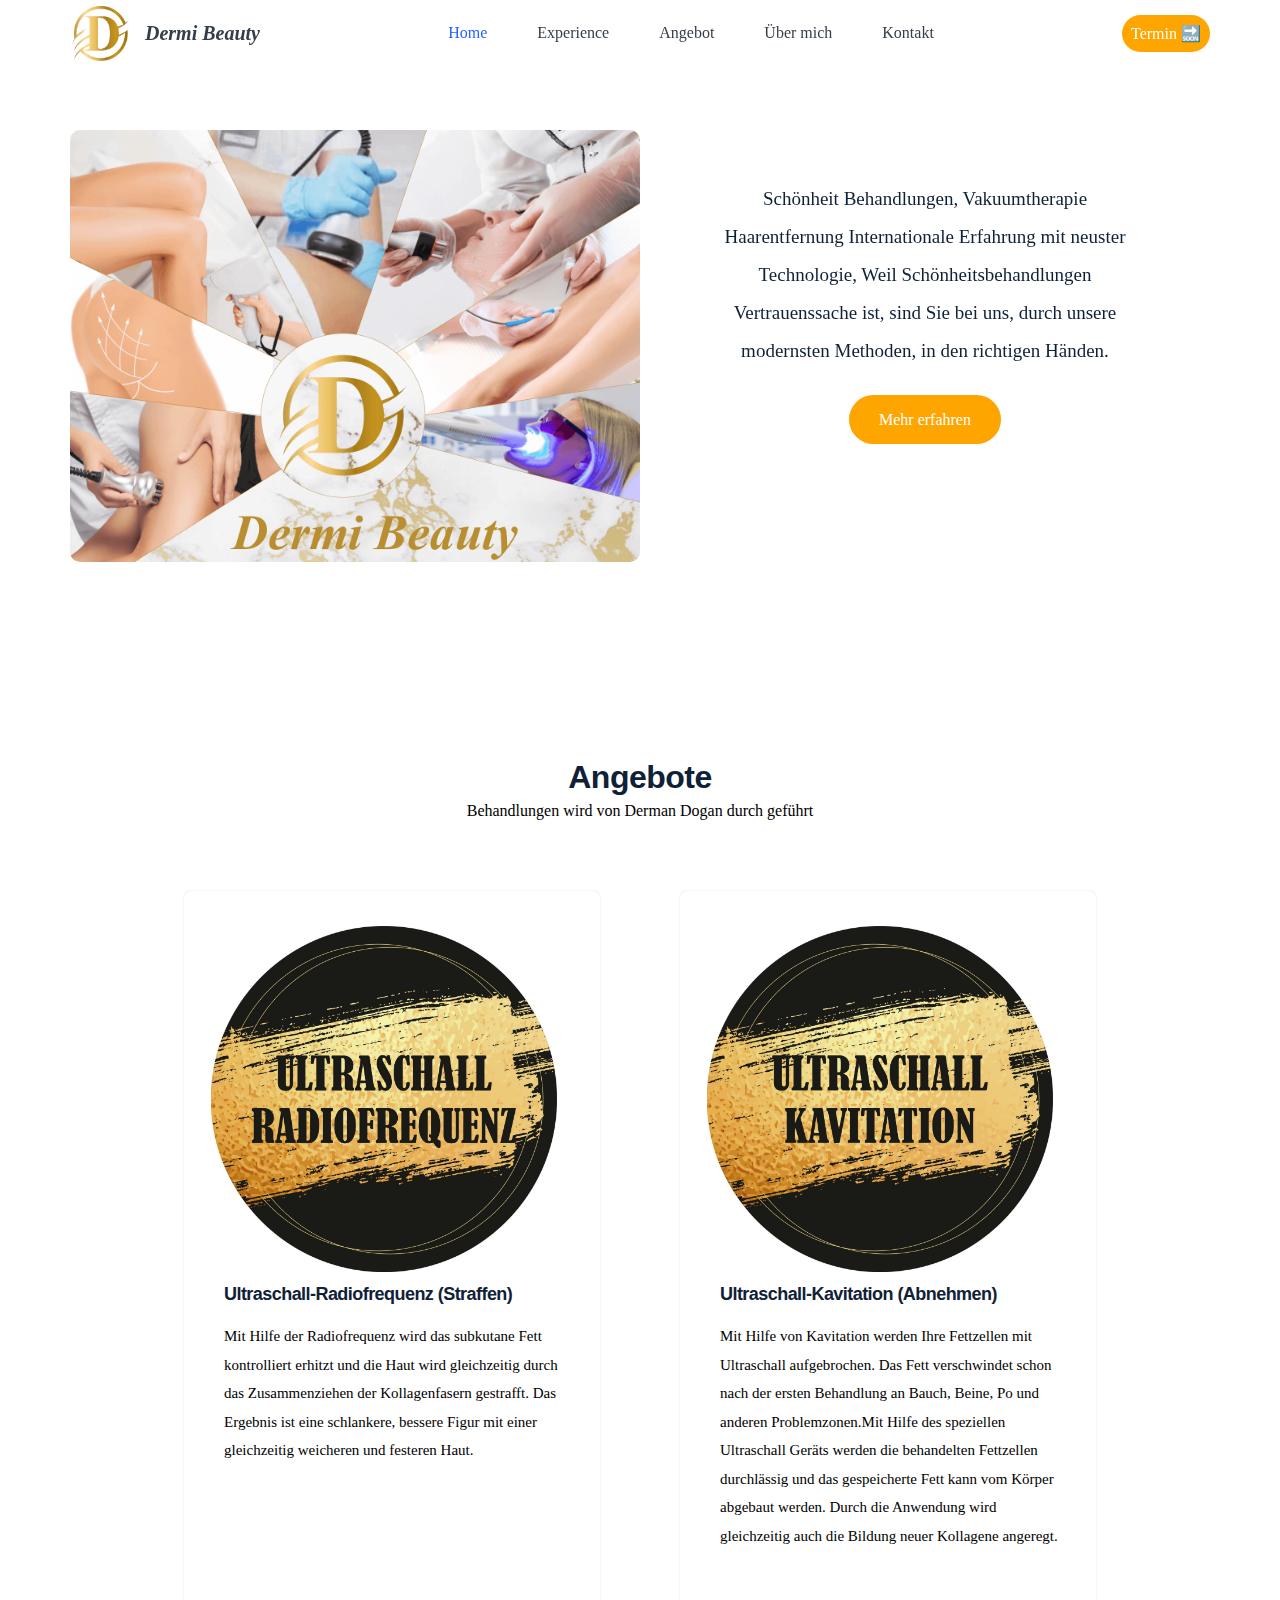
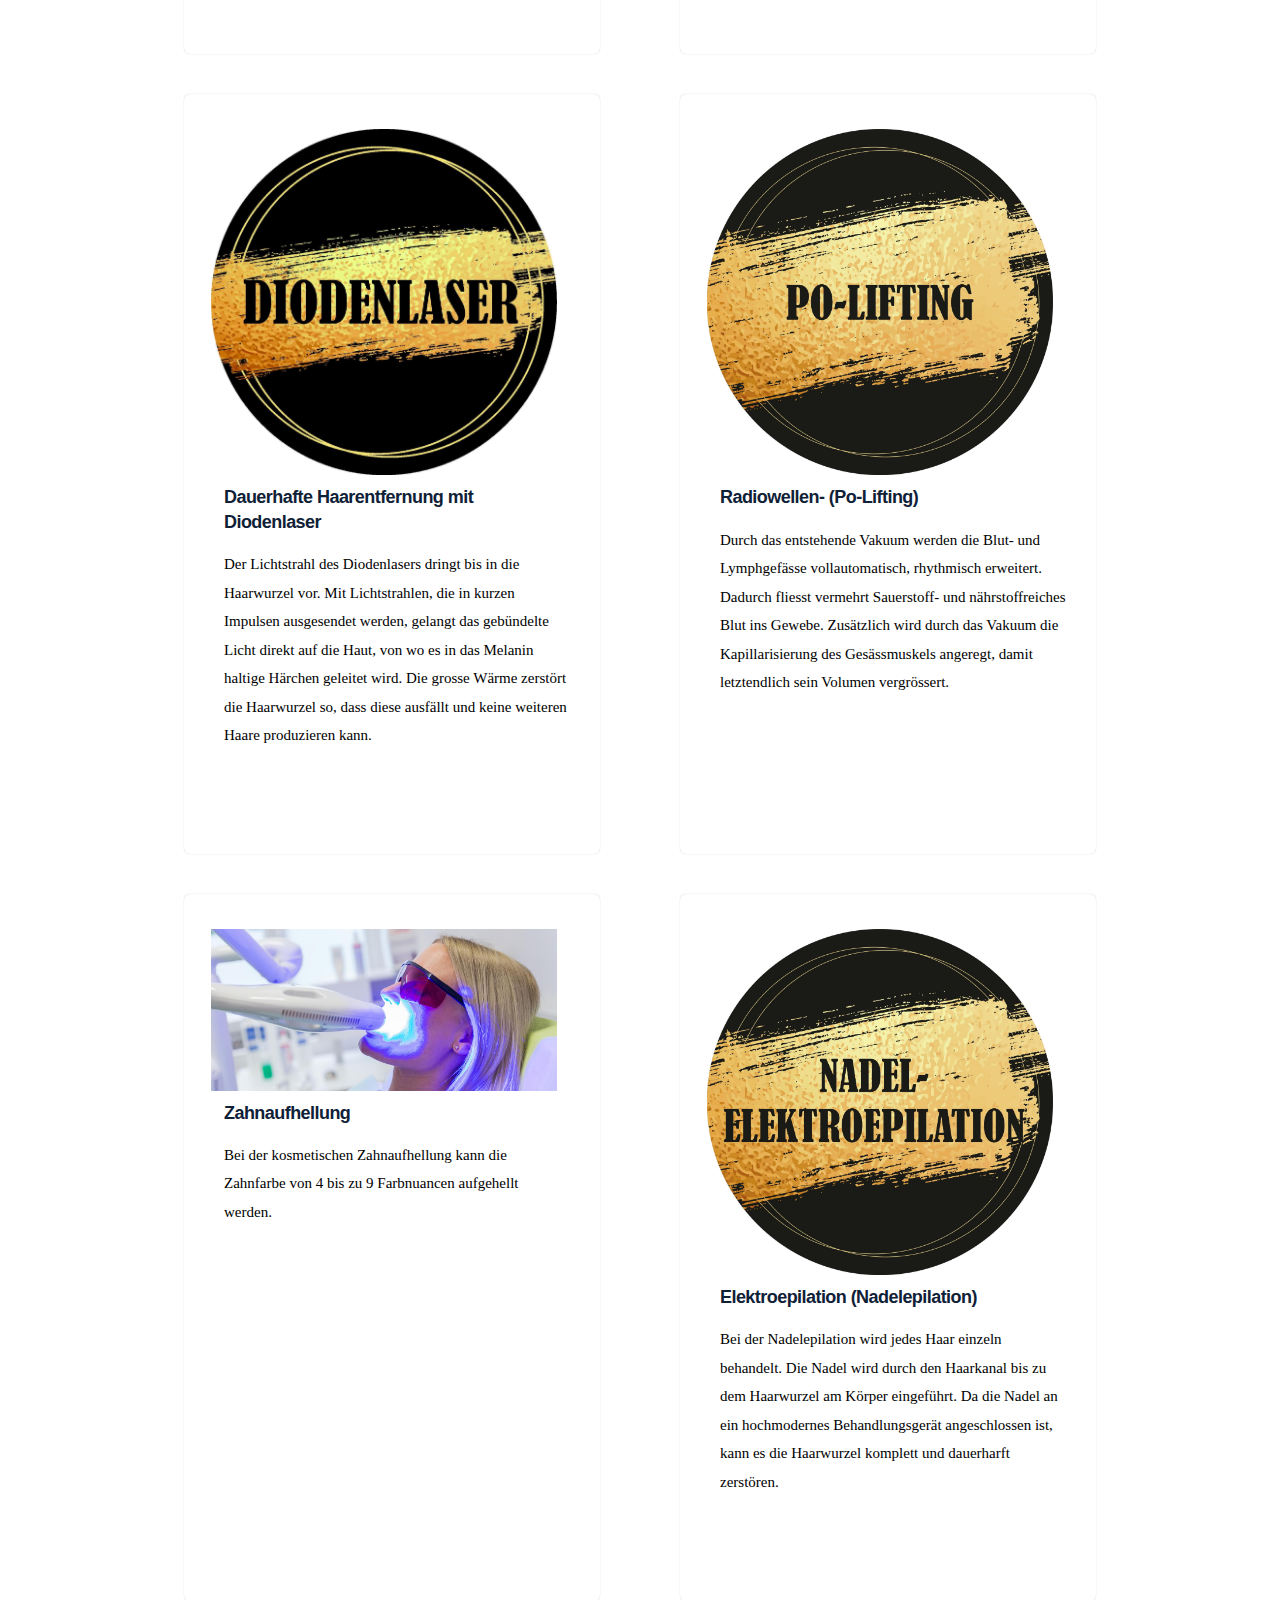
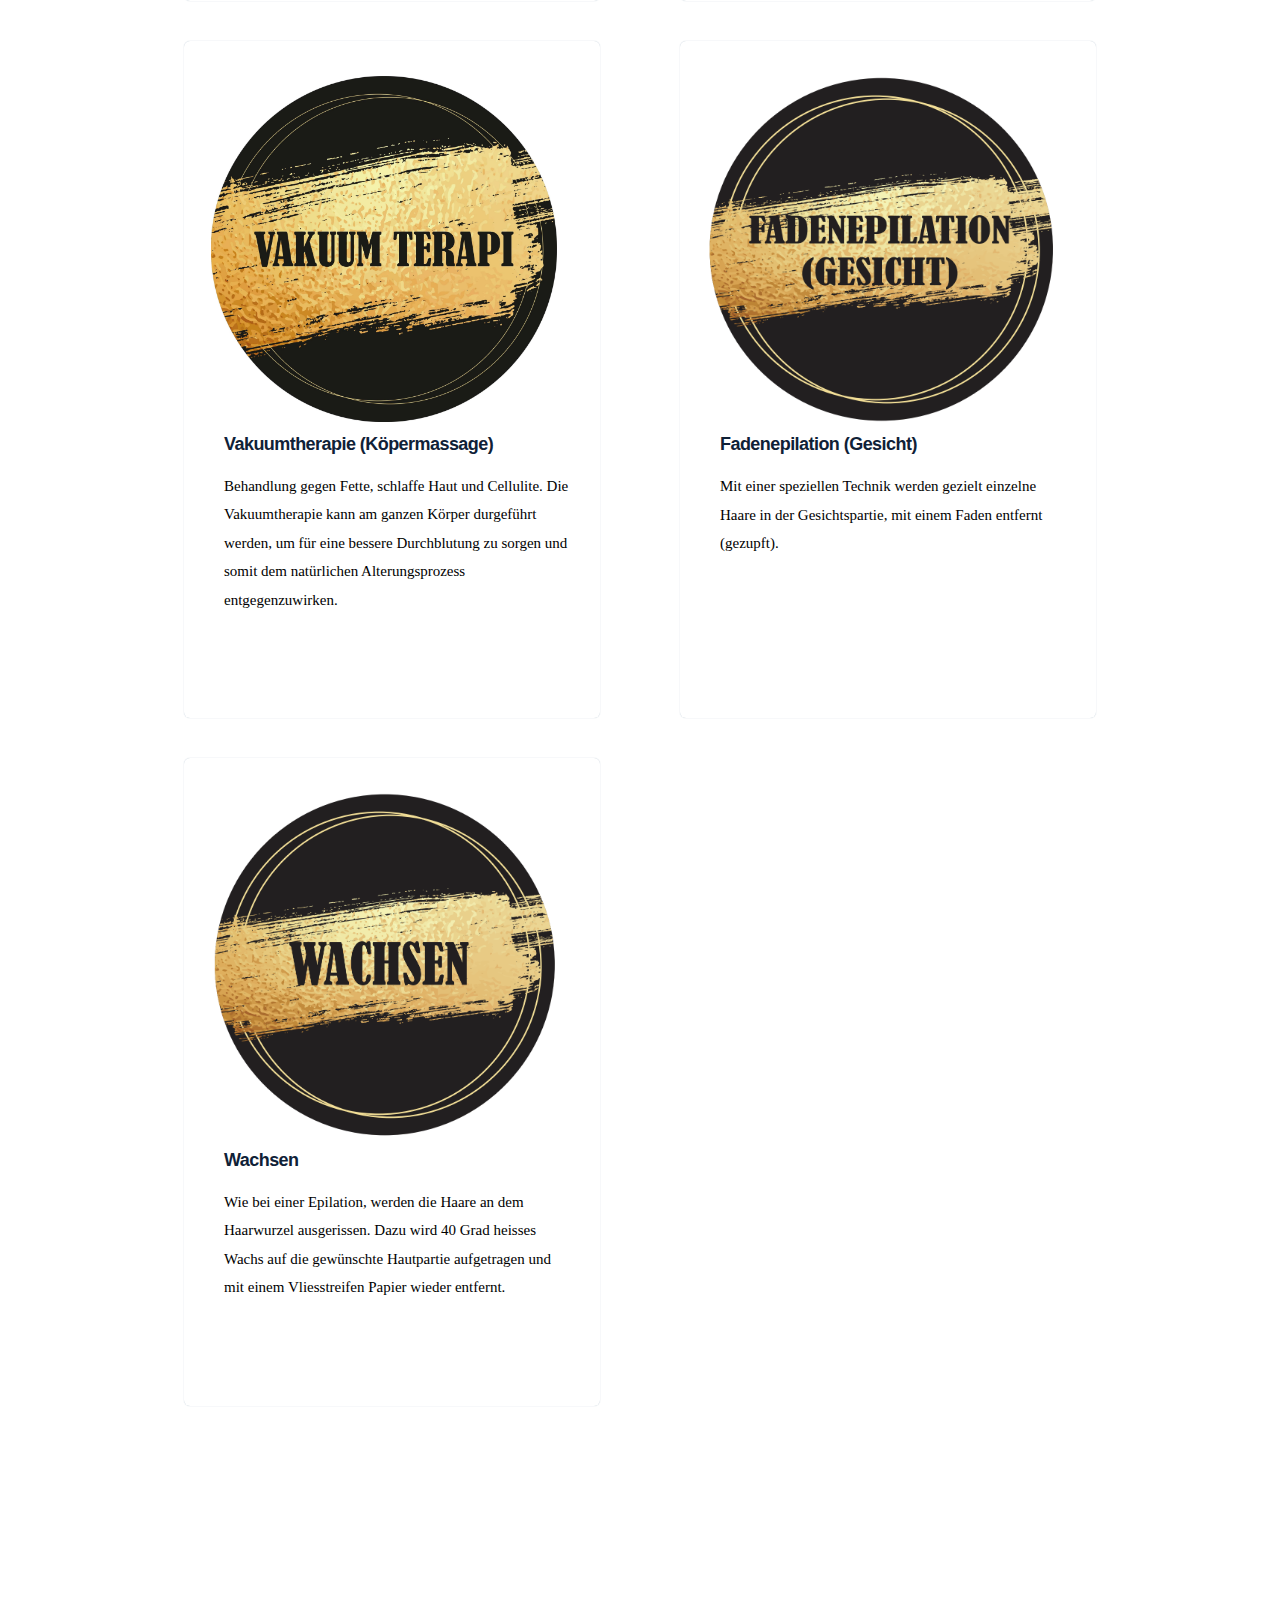
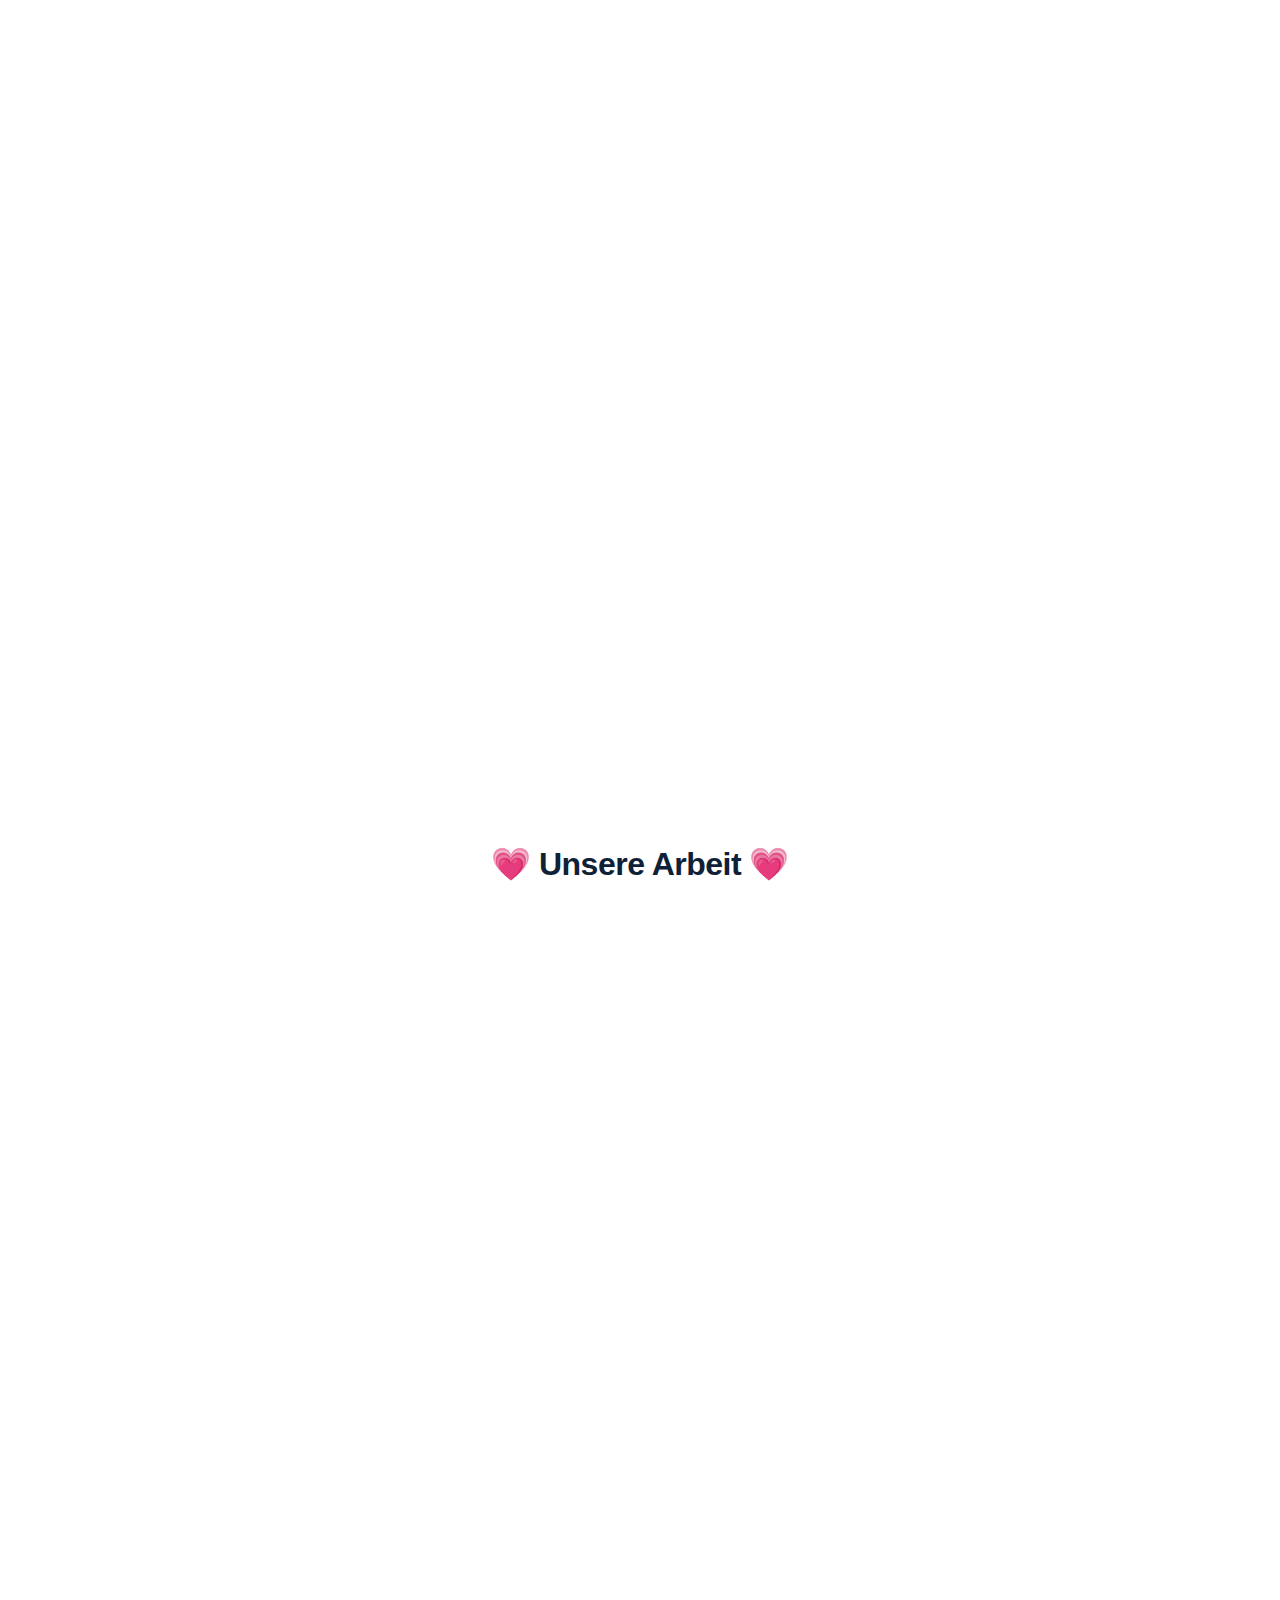
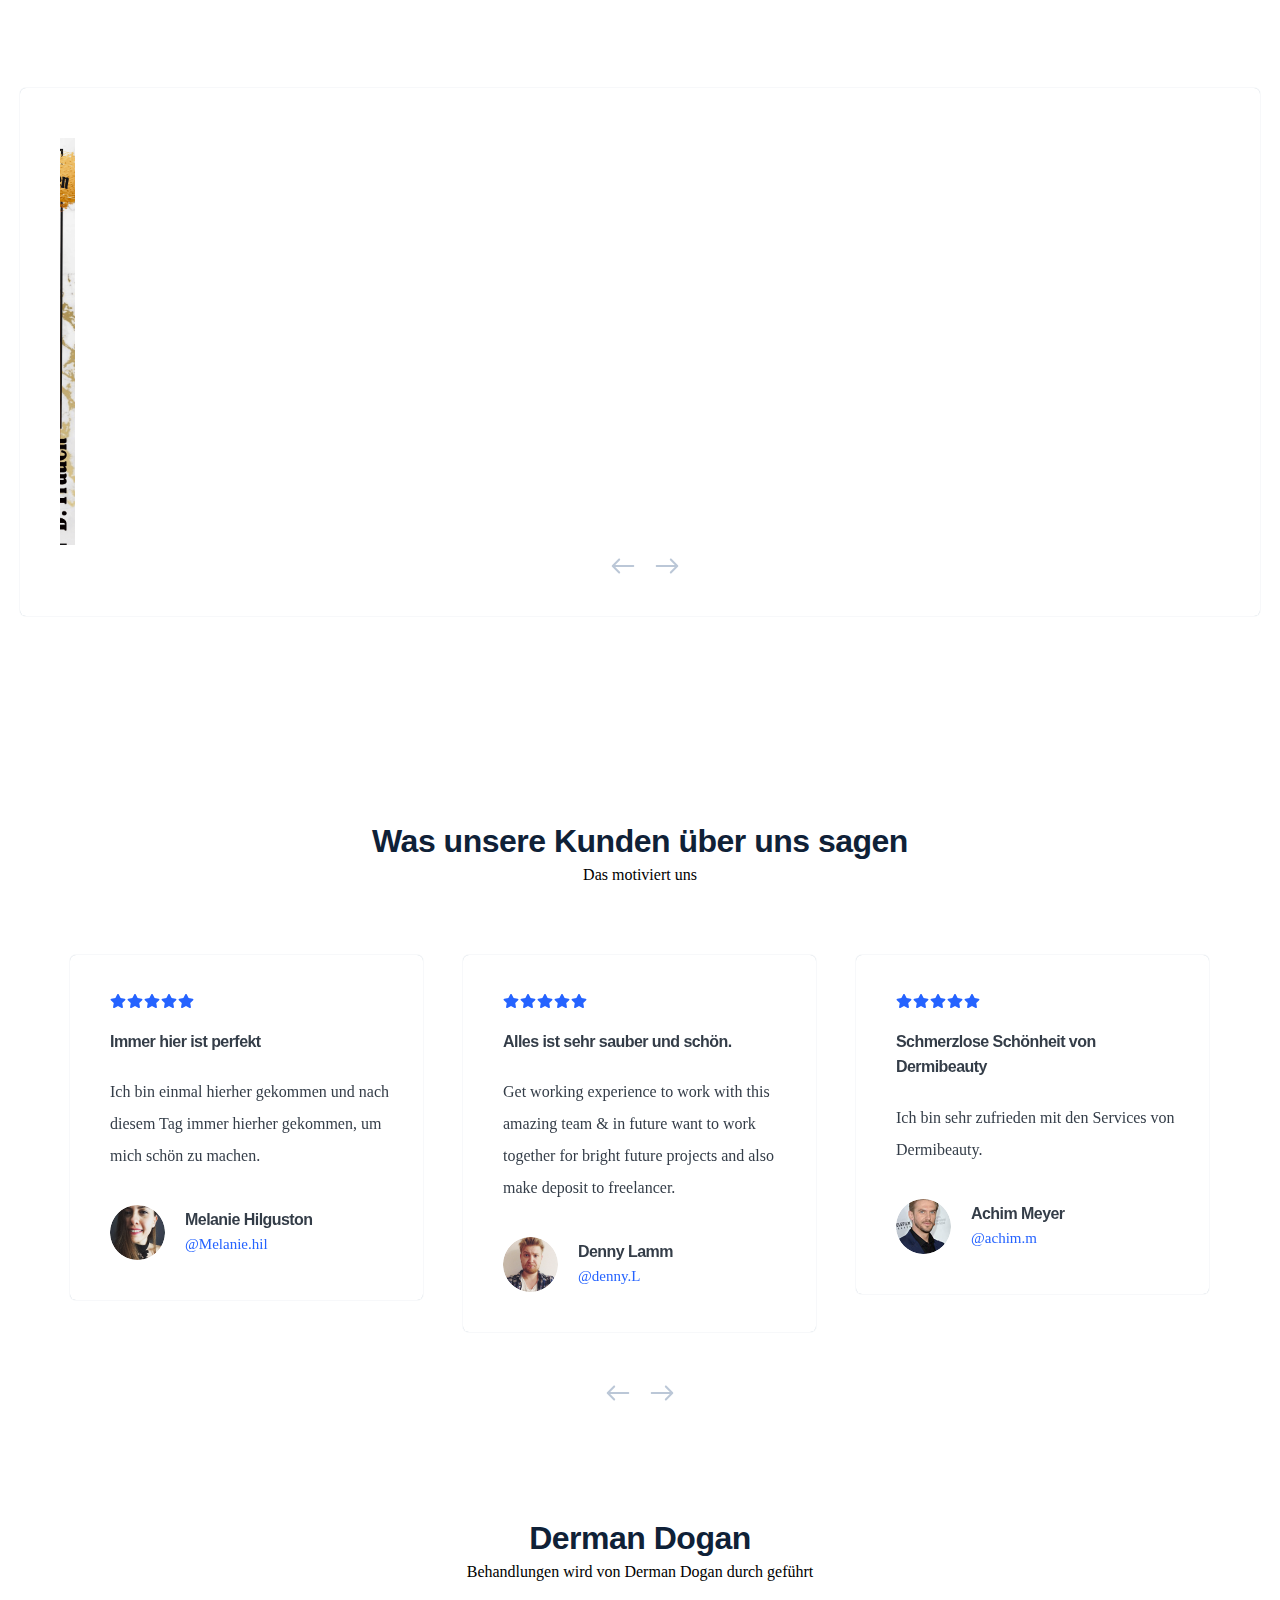
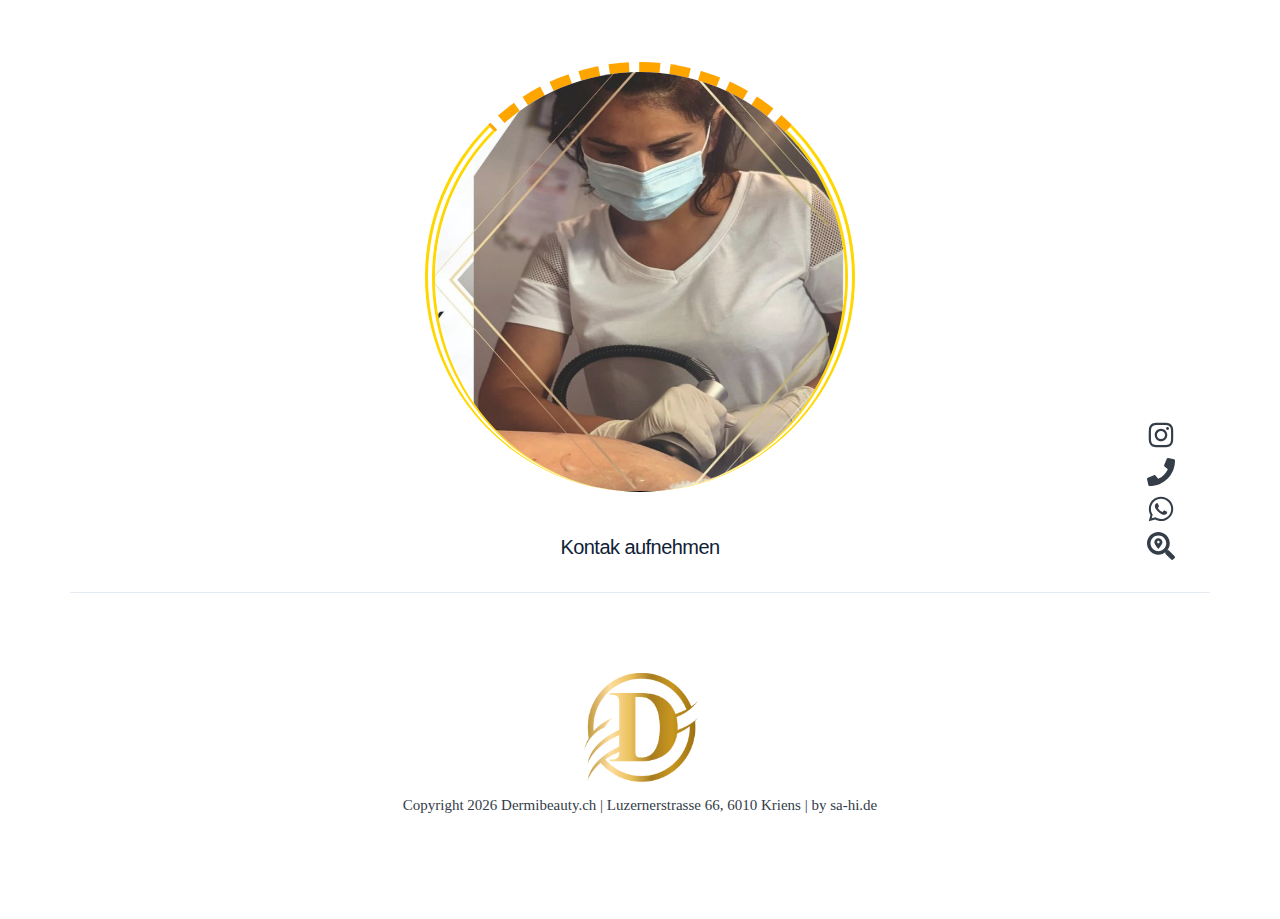
<file: index.html>
<!DOCTYPE html><html lang="de"><head><meta name="viewport" content="width=device-width"/><meta charSet="utf-8"/><title>DermiBeauty</title><meta name="description" content="Dermibeauty"/><meta content="website"/><meta name="twitter:card" content="summary"/><meta name="twitter:creator" content="Salahuddin Hissam"/><meta name="twitter:title" content="DermiBeauty"/><meta name="twitter:description" content="Dermibeauty"/><meta name="next-head-count" content="9"/><link rel="preload" href="/_next/static/css/5c698ac986d9bf3d122d.css" as="style"/><link rel="stylesheet" href="/_next/static/css/5c698ac986d9bf3d122d.css" data-n-g=""/><noscript data-n-css="true"></noscript><link rel="preload" href="/_next/static/chunks/main-c3f8300fcc5ef63594d6.js" as="script"/><link rel="preload" href="/_next/static/chunks/webpack-e067438c4cf4ef2ef178.js" as="script"/><link rel="preload" href="/_next/static/chunks/framework.d6f4b26821e9a500fc3a.js" as="script"/><link rel="preload" href="/_next/static/chunks/commons.cb82874e43d6dd0d0fae.js" as="script"/><link rel="preload" href="/_next/static/chunks/pages/_app-df6543fb2c6bfd4855a9.js" as="script"/><link rel="preload" href="/_next/static/chunks/1bfc9850.cec0586e736683a25c26.js" as="script"/><link rel="preload" href="/_next/static/chunks/95b64a6e.ea2587145f2f5aad1f6d.js" as="script"/><link rel="preload" href="/_next/static/chunks/pages/index-7990ba9ea2bb666a1286.js" as="script"/></head><body><div id="__next"><style data-emotion-css="8yxevm">body{--theme-ui-colors-text:var(--theme-ui-colors-text,#343D48);--theme-ui-colors-text_secondary:var(--theme-ui-colors-text_secondary,#02073E);--theme-ui-colors-heading:var(--theme-ui-colors-heading,#0F2137);--theme-ui-colors-heading_secondary:var(--theme-ui-colors-heading_secondary,#0F2137);--theme-ui-colors-background:var(--theme-ui-colors-background,#FFFFFF);--theme-ui-colors-background_secondary:var(--theme-ui-colors-background_secondary,#F9FBFD);--theme-ui-colors-border_color:var(--theme-ui-colors-border_color,#E5ECF4);--theme-ui-colors-yellow:var(--theme-ui-colors-yellow,#FFA740);--theme-ui-colors-primary:var(--theme-ui-colors-primary,#2563FF);--theme-ui-colors-secondary:var(--theme-ui-colors-secondary,#BCBEC7);--theme-ui-colors-muted:var(--theme-ui-colors-muted,#E4E4E4);--theme-ui-colors-accent:var(--theme-ui-colors-accent,#609);color:var(--theme-ui-colors-text,#343D48);background-color:var(--theme-ui-colors-background,#FFFFFF);}body.theme-ui-dark{--theme-ui-colors-text:var(--theme-ui-colors-modes-dark-text,#fff);--theme-ui-colors-background:var(--theme-ui-colors-modes-dark-background,#000);--theme-ui-colors-primary:var(--theme-ui-colors-modes-dark-primary,#0cf);--theme-ui-colors-secondary:var(--theme-ui-colors-modes-dark-secondary,#09c);--theme-ui-colors-muted:var(--theme-ui-colors-modes-dark-muted,#111);}</style><style data-emotion-css="1cdz56i">*{box-sizing:border-box;}body{margin:0;font-family:'open-sans','sans-serif';line-height:1.8;font-weight:normal;font-smoothing:antialiased;}body .modal-video-close-btn{cursor:pointer;}body .modal-video-movie-wrap{margin:30px;width:auto;}</style><div class="sticky-outer-wrapper"><div class="sticky-inner-wrapper " style="position:relative;top:0px;z-index:1001"><style data-emotion-css="2260om animation-1qgufe0">.css-2260om{color:var(--theme-ui-colors-text,#343D48);font-weight:normal;padding-top:2px;padding-bottom:2px;padding-left:0px;padding-right:0px;width:100%;position:absolute;top:0;left:0;background-color:transparent;-webkit-transition:all 0.4s ease;transition:all 0.4s ease;-webkit-animation:animation-1qgufe0 0.4s ease;animation:animation-1qgufe0 0.4s ease;}.css-2260om .donate__btn{-webkit-flex-shrink:0;-ms-flex-negative:0;flex-shrink:0;margin-right:15px;margin-left:auto;}@media screen and (min-width:480px){.css-2260om .donate__btn{margin-right:20px;}}@media screen and (min-width:1024px){.css-2260om .donate__btn{margin-right:0;margin-left:0;}}.css-2260om.sticky{position:fixed;background-color:var(--theme-ui-colors-background,#FFFFFF);color:#000000;box-shadow:0 1px 2px rgba(0,0,0,0.06);padding-top:2px;padding-bottom:2px;}.css-2260om.sticky nev > a{color:var(--theme-ui-colors-text,#343D48);}@-webkit-keyframes animation-1qgufe0{from{position:fixed;opacity:1;}to{position:absolute;opacity:1;-webkit-transition:all 0.4s ease;transition:all 0.4s ease;}}@keyframes animation-1qgufe0{from{position:fixed;opacity:1;}to{position:absolute;opacity:1;-webkit-transition:all 0.4s ease;transition:all 0.4s ease;}}</style><header class="unSticky css-2260om" id="header"><style data-emotion-css="1lekzkb">.css-1lekzkb{display:-webkit-box;display:-webkit-flex;display:-ms-flexbox;display:flex;-webkit-align-items:center;-webkit-box-align:center;-ms-flex-align:center;align-items:center;-webkit-box-pack:justify;-webkit-justify-content:space-between;-ms-flex-pack:justify;justify-content:space-between;}</style><style data-emotion-css="12snug5">.css-12snug5{box-sizing:border-box;margin:0;min-width:0;width:100%;max-width:container;margin-left:auto;margin-right:auto;max-width:100%;padding-left:20px;padding-right:20px;display:-webkit-box;display:-webkit-flex;display:-ms-flexbox;display:flex;-webkit-align-items:center;-webkit-box-align:center;-ms-flex-align:center;align-items:center;-webkit-box-pack:justify;-webkit-justify-content:space-between;-ms-flex-pack:justify;justify-content:space-between;}@media screen and (min-width:480px){.css-12snug5{padding-left:30px;padding-right:30px;}}@media screen and (min-width:768px){.css-12snug5{max-width:780px;}}@media screen and (min-width:1024px){.css-12snug5{max-width:1020px;}}@media screen and (min-width:1220px){.css-12snug5{max-width:1200px;}}@media screen and (min-width:1620px){.css-12snug5{max-width:1310px;}}</style><div class="css-12snug5"><style data-emotion-css="16gvokb">.css-16gvokb{display:-webkit-box;display:-webkit-flex;display:-ms-flexbox;display:flex;cursor:pointer;margin-right:15px;}</style><style data-emotion-css="9dkrxi">.css-9dkrxi{box-sizing:border-box;margin:0;min-width:0;display:-webkit-box;display:-webkit-flex;display:-ms-flexbox;display:flex;cursor:pointer;margin-right:15px;}</style><a style="width:60px" class="css-9dkrxi" href="/"><style data-emotion-css="9taffg">.css-9taffg{box-sizing:border-box;margin:0;min-width:0;max-width:100%;height:auto;}</style><img src="/_next/static/images/logo-f0fe3a6fcc6062662dea2061f6924b36.png" alt="my logo" class="css-9taffg"/></a> <style data-emotion-css="szptvd">.css-szptvd{font-size:20px;padding:0;font-style:italic;}</style><h1 class="css-szptvd">Dermi Beauty</h1><style data-emotion-css="nasa8a">.css-nasa8a{margin-left:auto;margin-right:auto;display:none;}@media screen and (min-width:1024px){.css-nasa8a{display:block;}}.css-nasa8a a{font-size:16px;font-weight:normal;padding-left:25px;padding-right:25px;cursor:pointer;line-height:1.2;-webkit-transition:all 0.15s;transition:all 0.15s;}.css-nasa8a a:hover{color:var(--theme-ui-colors-primary,#2563FF);}.css-nasa8a a.active{color:var(--theme-ui-colors-primary,#2563FF);}</style><style data-emotion-css="qmvxjs">.css-qmvxjs{box-sizing:border-box;margin:0;min-width:0;display:-webkit-box;display:-webkit-flex;display:-ms-flexbox;display:flex;margin-left:auto;margin-right:auto;display:none;}@media screen and (min-width:1024px){.css-qmvxjs{display:block;}}.css-qmvxjs a{font-size:16px;font-weight:normal;padding-left:25px;padding-right:25px;cursor:pointer;line-height:1.2;-webkit-transition:all 0.15s;transition:all 0.15s;}.css-qmvxjs a:hover{color:var(--theme-ui-colors-primary,#2563FF);}.css-qmvxjs a.active{color:var(--theme-ui-colors-primary,#2563FF);}</style><nav class="css-qmvxjs"><a>Home</a><a>Experience</a><a>Angebot</a><a>Über mich</a><a>Kontakt</a></nav><style data-emotion-css="vurnku">.css-vurnku{box-sizing:border-box;margin:0;min-width:0;}</style><a href="/" class="css-vurnku"><style data-emotion-css="i8ousw">.css-i8ousw{box-sizing:border-box;margin:0;min-width:0;-webkit-appearance:none;-moz-appearance:none;appearance:none;display:inline-block;text-align:center;line-height:inherit;-webkit-text-decoration:none;text-decoration:none;font-size:inherit;padding-left:15px;padding-right:15px;padding-top:10px;padding-bottom:10px;color:white;background-color:var(--theme-ui-colors-primary,#2563FF);border:0;border-radius:4px;border-radius:45px;font-size:14px;-webkit-letter-spacings:-0.15px;-moz-letter-spacings:-0.15px;-ms-letter-spacings:-0.15px;letter-spacings:-0.15px;padding:12px 20px;font-family:'open-sans','sans-serif';cursor:pointer;line-height:1.2;-webkit-transition:all 0.25s;transition:all 0.25s;font-weight:500;color:white;background-color:var(--theme-ui-colors-primary,#2563FF);}@media screen and (min-width:640px){.css-i8ousw{padding:15px 30px;}}@media screen and (min-width:768px){.css-i8ousw{font-size:16px;}}.css-i8ousw:focus{outline:0;}.css-i8ousw:hover{box-shadow:rgba(233,76,84,0.57) 0px 9px 20px -5px;}</style><button style="background-color:orange;padding:9px" class="css-i8ousw">Termin 🔜</button></a><div class="drawer__handler css-vurnku" style="display:inline-block"><style data-emotion-css="1tzsnjv">.css-1tzsnjv{box-sizing:border-box;margin:0;min-width:0;display:-webkit-box;display:-webkit-flex;display:-ms-flexbox;display:flex;-webkit-align-items:center;-webkit-box-align:center;-ms-flex-align:center;align-items:center;-webkit-box-pack:center;-webkit-justify-content:center;-ms-flex-pack:center;justify-content:center;-webkit-flex-shrink:0;-ms-flex-negative:0;flex-shrink:0;width:26px;}@media screen and (min-width:1024px){.css-1tzsnjv{display:none;}}</style><div class="css-1tzsnjv"><svg stroke="currentColor" fill="currentColor" stroke-width="0" viewBox="0 0 512 512" height="26px" width="26px" xmlns="http://www.w3.org/2000/svg"><path d="M64 384h384v-42.666H64V384zm0-106.666h384v-42.667H64v42.667zM64 128v42.665h384V128H64z"></path></svg></div></div></div></header></div></div><main id="content" class="css-0"><style data-emotion-css="1p3fwwp">.css-1p3fwwp{padding-top:100px;padding-bottom:20px;position:relative;z-index:2;}@media screen and (min-width:480px){.css-1p3fwwp{padding-top:100px;padding-bottom:50px;}}@media screen and (min-width:640px){.css-1p3fwwp{padding-top:100px;padding-bottom:50px;}}@media screen and (min-width:768px){.css-1p3fwwp{padding-top:130px;padding-bottom:50px;}}@media screen and (min-width:1024px){.css-1p3fwwp{padding-top:130px;padding-bottom:120px;}}@media screen and (min-width:1220px){.css-1p3fwwp{padding-top:130px;padding-bottom:120px;}}@media screen and (min-width:1366px){.css-1p3fwwp{padding-top:170px;padding-bottom:12px;}}@media screen and (min-width:1620px){.css-1p3fwwp{padding-top:170px;padding-bottom:15px;}}.css-1p3fwwp container{min-height:inherit;max-width:1200px;display:-webkit-box;display:-webkit-flex;display:-ms-flexbox;display:flex;-webkit-flex-direction:column;-ms-flex-direction:column;flex-direction:column;-webkit-box-pack:center;-webkit-justify-content:center;-ms-flex-pack:center;justify-content:center;}@media screen and (min-width:480px){.css-1p3fwwp container{-webkit-flex-direction:column;-ms-flex-direction:column;flex-direction:column;}}@media screen and (min-width:640px){.css-1p3fwwp container{-webkit-flex-direction:column;-ms-flex-direction:column;flex-direction:column;}}@media screen and (min-width:768px){.css-1p3fwwp container{-webkit-flex-direction:row;-ms-flex-direction:row;flex-direction:row;}}.css-1p3fwwp contentBox{width:100%;margin-left:auto;margin-right:auto;text-align:center;margin-bottom:5px;margin-top:30px;}@media screen and (min-width:480px){.css-1p3fwwp contentBox{width:100%;margin-top:40px;}}@media screen and (min-width:640px){.css-1p3fwwp contentBox{width:100%;margin-top:50px;}}@media screen and (min-width:768px){.css-1p3fwwp contentBox{width:100%;}}@media screen and (min-width:1024px){.css-1p3fwwp contentBox{width:100%;}}@media screen and (min-width:1220px){.css-1p3fwwp contentBox{width:100%;margin-bottom:50px;}}@media screen and (min-width:1366px){.css-1p3fwwp contentBox{width:100%;}}@media screen and (min-width:1620px){.css-1p3fwwp contentBox{width:100%;}}.css-1p3fwwp imageBox{width:100%;-webkit-box-pack:center;-webkit-justify-content:center;-ms-flex-pack:center;justify-content:center;text-align:center;display:-webkit-inline-box;display:-webkit-inline-flex;display:-ms-inline-flexbox;display:inline-flex;margin-bottom:0;}@media screen and (min-width:480px){.css-1p3fwwp imageBox{width:100%;}}@media screen and (min-width:640px){.css-1p3fwwp imageBox{width:100%;margin-bottom:-30px;}}@media screen and (min-width:768px){.css-1p3fwwp imageBox{width:100%;}}@media screen and (min-width:1024px){.css-1p3fwwp imageBox{width:100%;}}@media screen and (min-width:1220px){.css-1p3fwwp imageBox{width:100%;margin-bottom:-40px;}}@media screen and (min-width:1366px){.css-1p3fwwp imageBox{width:100%;}}@media screen and (min-width:1620px){.css-1p3fwwp imageBox{width:100%;margin-bottom:-15px;}}.css-1p3fwwp imageBox shadow{box-shadow:1px;}@media screen and (min-width:480px){.css-1p3fwwp imageBox shadow{box-shadow:2px;}}@media screen and (min-width:640px){.css-1p3fwwp imageBox shadow{box-shadow:2px;}}@media screen and (min-width:768px){.css-1p3fwwp imageBox shadow{box-shadow:black;}}.css-1p3fwwp imageBox img{position:relative;border-radius:10px;}@media screen and (min-width:480px){.css-1p3fwwp imageBox img{height:auto;}}</style><section id="home" class="css-1p3fwwp"><style data-emotion-css="1tlbdvw">.css-1tlbdvw{min-height:inherit;max-width:1200px;display:-webkit-box;display:-webkit-flex;display:-ms-flexbox;display:flex;-webkit-flex-direction:column;-ms-flex-direction:column;flex-direction:column;-webkit-box-pack:center;-webkit-justify-content:center;-ms-flex-pack:center;justify-content:center;}@media screen and (min-width:480px){.css-1tlbdvw{-webkit-flex-direction:column;-ms-flex-direction:column;flex-direction:column;}}@media screen and (min-width:640px){.css-1tlbdvw{-webkit-flex-direction:column;-ms-flex-direction:column;flex-direction:column;}}@media screen and (min-width:768px){.css-1tlbdvw{-webkit-flex-direction:row;-ms-flex-direction:row;flex-direction:row;}}</style><style data-emotion-css="1vdcig0">.css-1vdcig0{box-sizing:border-box;margin:0;min-width:0;width:100%;max-width:container;margin-left:auto;margin-right:auto;max-width:100%;padding-left:20px;padding-right:20px;min-height:inherit;max-width:1200px;display:-webkit-box;display:-webkit-flex;display:-ms-flexbox;display:flex;-webkit-flex-direction:column;-ms-flex-direction:column;flex-direction:column;-webkit-box-pack:center;-webkit-justify-content:center;-ms-flex-pack:center;justify-content:center;}@media screen and (min-width:480px){.css-1vdcig0{padding-left:30px;padding-right:30px;}}@media screen and (min-width:768px){.css-1vdcig0{max-width:780px;}}@media screen and (min-width:1024px){.css-1vdcig0{max-width:1020px;}}@media screen and (min-width:1220px){.css-1vdcig0{max-width:1200px;}}@media screen and (min-width:1620px){.css-1vdcig0{max-width:1310px;}}@media screen and (min-width:480px){.css-1vdcig0{-webkit-flex-direction:column;-ms-flex-direction:column;flex-direction:column;}}@media screen and (min-width:640px){.css-1vdcig0{-webkit-flex-direction:column;-ms-flex-direction:column;flex-direction:column;}}@media screen and (min-width:768px){.css-1vdcig0{-webkit-flex-direction:row;-ms-flex-direction:row;flex-direction:row;}}</style><div class="css-1vdcig0"><style data-emotion-css="1c097ca">.css-1c097ca{width:100%;-webkit-box-pack:center;-webkit-justify-content:center;-ms-flex-pack:center;justify-content:center;text-align:center;display:-webkit-inline-box;display:-webkit-inline-flex;display:-ms-inline-flexbox;display:inline-flex;margin-bottom:0;}@media screen and (min-width:480px){.css-1c097ca{width:100%;}}@media screen and (min-width:640px){.css-1c097ca{width:100%;margin-bottom:-30px;}}@media screen and (min-width:768px){.css-1c097ca{width:100%;}}@media screen and (min-width:1024px){.css-1c097ca{width:100%;}}@media screen and (min-width:1220px){.css-1c097ca{width:100%;margin-bottom:-40px;}}@media screen and (min-width:1366px){.css-1c097ca{width:100%;}}@media screen and (min-width:1620px){.css-1c097ca{width:100%;margin-bottom:-15px;}}.css-1c097ca shadow{box-shadow:1px;}@media screen and (min-width:480px){.css-1c097ca shadow{box-shadow:2px;}}@media screen and (min-width:640px){.css-1c097ca shadow{box-shadow:2px;}}@media screen and (min-width:768px){.css-1c097ca shadow{box-shadow:black;}}.css-1c097ca img{position:relative;border-radius:10px;}@media screen and (min-width:480px){.css-1c097ca img{height:auto;}}</style><style data-emotion-css="s446iq">.css-s446iq{box-sizing:border-box;margin:0;min-width:0;width:100%;-webkit-box-pack:center;-webkit-justify-content:center;-ms-flex-pack:center;justify-content:center;text-align:center;display:-webkit-inline-box;display:-webkit-inline-flex;display:-ms-inline-flexbox;display:inline-flex;margin-bottom:0;}@media screen and (min-width:480px){.css-s446iq{width:100%;}}@media screen and (min-width:640px){.css-s446iq{width:100%;margin-bottom:-30px;}}@media screen and (min-width:768px){.css-s446iq{width:100%;}}@media screen and (min-width:1024px){.css-s446iq{width:100%;}}@media screen and (min-width:1220px){.css-s446iq{width:100%;margin-bottom:-40px;}}@media screen and (min-width:1366px){.css-s446iq{width:100%;}}@media screen and (min-width:1620px){.css-s446iq{width:100%;margin-bottom:-15px;}}.css-s446iq shadow{box-shadow:1px;}@media screen and (min-width:480px){.css-s446iq shadow{box-shadow:2px;}}@media screen and (min-width:640px){.css-s446iq shadow{box-shadow:2px;}}@media screen and (min-width:768px){.css-s446iq shadow{box-shadow:black;}}.css-s446iq img{position:relative;border-radius:10px;}@media screen and (min-width:480px){.css-s446iq img{height:auto;}}</style><div class="css-s446iq"><style data-emotion-css="9taffg">.css-9taffg{box-sizing:border-box;margin:0;min-width:0;max-width:100%;height:auto;}</style><img data-aos="fade-up" data-aos-duration="500" data-aos-delay="30" src="/_next/static/images/banner-thumb-cca07e6b306ecb1097ee7c35c0b374c1.png" alt="banner" class="css-9taffg"/></div><style data-emotion-css="1iw9l4v">.css-1iw9l4v{width:100%;margin-left:auto;margin-right:auto;text-align:center;margin-bottom:5px;margin-top:30px;}@media screen and (min-width:480px){.css-1iw9l4v{width:100%;margin-top:40px;}}@media screen and (min-width:640px){.css-1iw9l4v{width:100%;margin-top:50px;}}@media screen and (min-width:768px){.css-1iw9l4v{width:100%;}}@media screen and (min-width:1024px){.css-1iw9l4v{width:100%;}}@media screen and (min-width:1220px){.css-1iw9l4v{width:100%;margin-bottom:50px;}}@media screen and (min-width:1366px){.css-1iw9l4v{width:100%;}}@media screen and (min-width:1620px){.css-1iw9l4v{width:100%;}}</style><style data-emotion-css="c9bq91">.css-c9bq91{box-sizing:border-box;margin:0;min-width:0;width:100%;margin-left:auto;margin-right:auto;text-align:center;margin-bottom:5px;margin-top:30px;}@media screen and (min-width:480px){.css-c9bq91{width:100%;margin-top:40px;}}@media screen and (min-width:640px){.css-c9bq91{width:100%;margin-top:50px;}}@media screen and (min-width:768px){.css-c9bq91{width:100%;}}@media screen and (min-width:1024px){.css-c9bq91{width:100%;}}@media screen and (min-width:1220px){.css-c9bq91{width:100%;margin-bottom:50px;}}@media screen and (min-width:1366px){.css-c9bq91{width:100%;}}@media screen and (min-width:1620px){.css-c9bq91{width:100%;}}</style><div class="css-c9bq91"><style data-emotion-css="10z3mwn">.css-10z3mwn{box-sizing:border-box;margin:0;min-width:0;font-size:16px;line-height:1.9;font-weight:normal;margin-bottom:25px;padding-left:0;padding-right:0;color:var(--theme-ui-colors-heading,#0F2137);}@media screen and (min-width:640px){.css-10z3mwn{font-size:17px;padding-left:25px;padding-right:25px;}}@media screen and (min-width:768px){.css-10z3mwn{line-height:2;padding-left:30px;padding-right:30px;}}@media screen and (min-width:1220px){.css-10z3mwn{font-size:19px;padding-left:80px;padding-right:80px;}}@media screen and (min-width:1366px){.css-10z3mwn{font-size:20px;padding-left:100px;padding-right:100px;}}</style><p data-aos-duration="500" data-aos-delay="30" data-aos="slide-left" class="css-10z3mwn">Schönheit Behandlungen, Vakuumtherapie Haarentfernung Internationale Erfahrung mit neuster Technologie,  Weil Schönheitsbehandlungen Vertrauenssache ist, sind Sie bei uns, durch unsere modernsten Methoden, in den richtigen Händen.</p><style data-emotion-css="vurnku">.css-vurnku{box-sizing:border-box;margin:0;min-width:0;}</style><a href="/" class="css-vurnku"><style data-emotion-css="i8ousw">.css-i8ousw{box-sizing:border-box;margin:0;min-width:0;-webkit-appearance:none;-moz-appearance:none;appearance:none;display:inline-block;text-align:center;line-height:inherit;-webkit-text-decoration:none;text-decoration:none;font-size:inherit;padding-left:15px;padding-right:15px;padding-top:10px;padding-bottom:10px;color:white;background-color:var(--theme-ui-colors-primary,#2563FF);border:0;border-radius:4px;border-radius:45px;font-size:14px;-webkit-letter-spacings:-0.15px;-moz-letter-spacings:-0.15px;-ms-letter-spacings:-0.15px;letter-spacings:-0.15px;padding:12px 20px;font-family:'open-sans','sans-serif';cursor:pointer;line-height:1.2;-webkit-transition:all 0.25s;transition:all 0.25s;font-weight:500;color:white;background-color:var(--theme-ui-colors-primary,#2563FF);}@media screen and (min-width:640px){.css-i8ousw{padding:15px 30px;}}@media screen and (min-width:768px){.css-i8ousw{font-size:16px;}}.css-i8ousw:focus{outline:0;}.css-i8ousw:hover{box-shadow:rgba(233,76,84,0.57) 0px 9px 20px -5px;}</style><button data-aos-duration="500" data-aos-delay="10" data-aos="fade-up" style="background-color:orange" class="css-i8ousw">Mehr erfahren</button></a></div></div></section><style data-emotion-css="mtbi12">.css-mtbi12{padding-top:80px;padding-bottom:90px;}@media screen and (min-width:640px){.css-mtbi12{padding-top:100px;padding-bottom:100px;}}@media screen and (min-width:1220px){.css-mtbi12{padding-top:120px;padding-bottom:120px;}}@media screen and (min-width:1620px){.css-mtbi12{padding-bottom:165px;}}</style><section id="service" class="css-mtbi12"><style data-emotion-css="1yxrvuu">.css-1yxrvuu{box-sizing:border-box;margin:0;min-width:0;width:100%;max-width:container;margin-left:auto;margin-right:auto;max-width:100%;padding-left:20px;padding-right:20px;}@media screen and (min-width:480px){.css-1yxrvuu{padding-left:30px;padding-right:30px;}}@media screen and (min-width:768px){.css-1yxrvuu{max-width:780px;}}@media screen and (min-width:1024px){.css-1yxrvuu{max-width:1020px;}}@media screen and (min-width:1220px){.css-1yxrvuu{max-width:1200px;}}@media screen and (min-width:1620px){.css-1yxrvuu{max-width:1310px;}}</style><div class="css-1yxrvuu"><style data-emotion-css="19ub1ci">.css-19ub1ci{box-sizing:border-box;margin:0;min-width:0;width:100%;display:-webkit-box;display:-webkit-flex;display:-ms-flexbox;display:flex;-webkit-flex-direction:column;-ms-flex-direction:column;flex-direction:column;-webkit-align-items:center;-webkit-box-align:center;-ms-flex-align:center;align-items:center;margin-top:-3px;margin-bottom:50px;margin-left:auto;margin-right:auto;}@media screen and (min-width:640px){.css-19ub1ci{width:540px;margin-top:-5px;margin-bottom:60px;}}@media screen and (min-width:1220px){.css-19ub1ci{margin-bottom:65px;}}@media screen and (min-width:1620px){.css-19ub1ci{margin-bottom:80px;}}.css-19ub1ci title{font-size:24px;color:var(--theme-ui-colors-heading,#0F2137);line-height:1.3;text-align:center;font-weight:700;-webkit-letter-spacing:-.5px;-moz-letter-spacing:-.5px;-ms-letter-spacing:-.5px;letter-spacing:-.5px;}@media screen and (min-width:640px){.css-19ub1ci title{font-size:28px;}}@media screen and (min-width:768px){.css-19ub1ci title{line-height:1.25;}}@media screen and (min-width:1220px){.css-19ub1ci title{font-size:32px;}}@media screen and (min-width:1620px){.css-19ub1ci title{font-size:36px;}}.css-19ub1ci subTitle{font-size:12px;color:var(--theme-ui-colors-primary,#2563FF);text-align:center;-webkit-letter-spacing:1.5px;-moz-letter-spacing:1.5px;-ms-letter-spacing:1.5px;letter-spacing:1.5px;text-transform:uppercase;font-weight:700;margin-bottom:10px;line-height:1.5;}@media screen and (min-width:480px){.css-19ub1ci subTitle{font-size:13px;}}@media screen and (min-width:640px){.css-19ub1ci subTitle{-webkit-letter-spacing:2px;-moz-letter-spacing:2px;-ms-letter-spacing:2px;letter-spacing:2px;}}@media screen and (min-width:768px){.css-19ub1ci subTitle{font-size:14px;}}</style><div class="css-19ub1ci"><style data-emotion-css="191cn17">.css-191cn17{box-sizing:border-box;margin:0;min-width:0;font-family:sans-serif,robato;font-weight:500;line-height:1.5;font-family:sans-serif,robato;line-height:1.5;font-weight:500;font-size:20px;-webkit-letter-spacing:-.55px;-moz-letter-spacing:-.55px;-ms-letter-spacing:-.55px;letter-spacing:-.55px;color:var(--theme-ui-colors-heading,#0F2137);font-size:24px;color:var(--theme-ui-colors-heading,#0F2137);line-height:1.3;text-align:center;font-weight:700;-webkit-letter-spacing:-.5px;-moz-letter-spacing:-.5px;-ms-letter-spacing:-.5px;letter-spacing:-.5px;font-familiy:body;}@media screen and (min-width:640px){.css-191cn17{font-size:28px;}}@media screen and (min-width:768px){.css-191cn17{line-height:1.25;}}@media screen and (min-width:1220px){.css-191cn17{font-size:32px;}}@media screen and (min-width:1620px){.css-191cn17{font-size:36px;}}</style><h2 class="css-191cn17">Angebote</h2><style data-emotion-css="a30z5a">.css-a30z5a{box-sizing:border-box;margin:0;min-width:0;color:black;opacity:1;text-align:center;}</style><p class="css-a30z5a">Behandlungen wird von Derman Dogan durch geführt</p></div><style data-emotion-css="1dm4cq9">.css-1dm4cq9{width:100%;margin-left:auto;margin-right:auto;grid-gap:35px 0;grid-template-columns:repeat(1,1fr);}@media screen and (min-width:480px){.css-1dm4cq9{width:80%;}}@media screen and (min-width:640px){.css-1dm4cq9{width:80%;grid-gap:40px 40px;grid-template-columns:repeat(2,1fr);}}@media screen and (min-width:768px){.css-1dm4cq9{grid-gap:70px 60px;}}@media screen and (min-width:1024px){.css-1dm4cq9{grid-gap:30px;grid-template-columns:repeat(2,1fr);}}@media screen and (min-width:1220px){.css-1dm4cq9{grid-gap:40px 80px;}}@media screen and (min-width:1366px){.css-1dm4cq9{grid-gap:55px 90px;}}</style><style data-emotion-css="6rvs4i">.css-6rvs4i{box-sizing:border-box;margin:0;min-width:0;display:grid;grid-gap:15px;width:100%;margin-left:auto;margin-right:auto;grid-gap:35px 0;grid-template-columns:repeat(1,1fr);}@media screen and (min-width:480px){.css-6rvs4i{width:80%;}}@media screen and (min-width:640px){.css-6rvs4i{width:80%;grid-gap:40px 40px;grid-template-columns:repeat(2,1fr);}}@media screen and (min-width:768px){.css-6rvs4i{grid-gap:70px 60px;}}@media screen and (min-width:1024px){.css-6rvs4i{grid-gap:30px;grid-template-columns:repeat(2,1fr);}}@media screen and (min-width:1220px){.css-6rvs4i{grid-gap:40px 80px;}}@media screen and (min-width:1366px){.css-6rvs4i{grid-gap:55px 90px;}}</style><div class="css-6rvs4i"><style data-emotion-css="rk2cxc">.css-rk2cxc{box-shadow:0px 0px 1px rgba(38,78,118,0.35);-webkit-transition:all 0.3s;transition:all 0.3s;border-radius:6px;padding:30px 20px 35px;background-color:white;text-align:left;-webkit-text-decoration:none;text-decoration:none;color:black;}@media screen and (min-width:480px){.css-rk2cxc{padding:30px 25px 35px;}}@media screen and (min-width:640px){.css-rk2cxc{padding:30px 20px 35px;}}@media screen and (min-width:768px){.css-rk2cxc{padding:35px 30px 40px 40px;}}@media screen and (min-width:1024px){.css-rk2cxc{padding:30px 30px 35px;}}@media screen and (min-width:1220px){.css-rk2cxc{padding:35px 30px 40px 40px;}}.css-rk2cxc:hover{box-shadow:0px 6px 30px rgba(38,78,118,0.1);}</style><style data-emotion-css="92i07a">.css-92i07a{box-sizing:border-box;margin:0;min-width:0;box-shadow:0px 0px 1px rgba(38,78,118,0.35);-webkit-transition:all 0.3s;transition:all 0.3s;border-radius:6px;padding:30px 20px 35px;background-color:white;text-align:left;-webkit-text-decoration:none;text-decoration:none;color:black;}@media screen and (min-width:480px){.css-92i07a{padding:30px 25px 35px;}}@media screen and (min-width:640px){.css-92i07a{padding:30px 20px 35px;}}@media screen and (min-width:768px){.css-92i07a{padding:35px 30px 40px 40px;}}@media screen and (min-width:1024px){.css-92i07a{padding:30px 30px 35px;}}@media screen and (min-width:1220px){.css-92i07a{padding:35px 30px 40px 40px;}}.css-92i07a:hover{box-shadow:0px 6px 30px rgba(38,78,118,0.1);}</style><a href="/" class="css-92i07a"><style data-emotion-css="gtsyq5">.css-gtsyq5{display:-webkit-box;display:-webkit-flex;display:-ms-flexbox;display:flex;-webkit-align-items:center;-webkit-box-align:center;-ms-flex-align:center;align-items:center;-webkit-flex-direction:column;-ms-flex-direction:column;flex-direction:column;margin-bottom:-5px;text-align:center;padding-left:20px;padding-right:20px;}@media screen and (min-width:480px){.css-gtsyq5{-webkit-align-items:flex-start;-webkit-box-align:flex-start;-ms-flex-align:flex-start;align-items:flex-start;}}@media screen and (min-width:640px){.css-gtsyq5{text-align:left;padding-left:0;padding-right:0;}}</style><style data-emotion-css="152tnqx">.css-152tnqx{box-sizing:border-box;margin:0;min-width:0;display:-webkit-box;display:-webkit-flex;display:-ms-flexbox;display:flex;-webkit-align-items:center;-webkit-box-align:center;-ms-flex-align:center;align-items:center;-webkit-flex-direction:column;-ms-flex-direction:column;flex-direction:column;margin-bottom:-5px;text-align:center;padding-left:20px;padding-right:20px;}@media screen and (min-width:480px){.css-152tnqx{-webkit-align-items:flex-start;-webkit-box-align:flex-start;-ms-flex-align:flex-start;align-items:flex-start;}}@media screen and (min-width:640px){.css-152tnqx{text-align:left;padding-left:0;padding-right:0;}}</style><div class="css-152tnqx"><style data-emotion-css="1n4ills">.css-1n4ills{margin-left:auto;margin-right:auto;margin-bottom:10px;width:100%;}@media screen and (min-width:640px){.css-1n4ills{margin-left:-13px;margin-right:0;}}</style><style data-emotion-css="xi3ie8">.css-xi3ie8{box-sizing:border-box;margin:0;min-width:0;max-width:100%;height:auto;margin-left:auto;margin-right:auto;margin-bottom:10px;width:100%;}@media screen and (min-width:640px){.css-xi3ie8{margin-left:-13px;margin-right:0;}}</style><img src="/_next/static/images/dermi balon1-2ec7174c627eb15a70e9e93b462a2bf9.jpg" class="css-xi3ie8"/><style data-emotion-css="vpk0ip">.css-vpk0ip{width:100%;display:-webkit-box;display:-webkit-flex;display:-ms-flexbox;display:flex;-webkit-flex-direction:column;-ms-flex-direction:column;flex-direction:column;}.css-vpk0ip title{font-size:18px;color:var(--theme-ui-colors-heading_secondary,#0F2137);line-height:1.4;font-weight:700;margin-bottom:10px;}@media screen and (min-width:640px){.css-vpk0ip title{margin-bottom:15px;}}.css-vpk0ip subTitle{font-size:15px;font-weight:400;line-height:1.9;}</style><style data-emotion-css="ghbwtg">.css-ghbwtg{box-sizing:border-box;margin:0;min-width:0;width:100%;display:-webkit-box;display:-webkit-flex;display:-ms-flexbox;display:flex;-webkit-flex-direction:column;-ms-flex-direction:column;flex-direction:column;}.css-ghbwtg title{font-size:18px;color:var(--theme-ui-colors-heading_secondary,#0F2137);line-height:1.4;font-weight:700;margin-bottom:10px;}@media screen and (min-width:640px){.css-ghbwtg title{margin-bottom:15px;}}.css-ghbwtg subTitle{font-size:15px;font-weight:400;line-height:1.9;}</style><div class="css-ghbwtg"><style data-emotion-css="7pmrsb">.css-7pmrsb{font-size:18px;color:var(--theme-ui-colors-heading_secondary,#0F2137);line-height:1.4;font-weight:700;margin-bottom:10px;}@media screen and (min-width:640px){.css-7pmrsb{margin-bottom:15px;}}</style><style data-emotion-css="1y7mqma">.css-1y7mqma{box-sizing:border-box;margin:0;min-width:0;font-family:sans-serif,robato;font-weight:500;line-height:1.5;font-family:sans-serif,robato;line-height:1.5;font-weight:500;font-size:20px;-webkit-letter-spacing:-.55px;-moz-letter-spacing:-.55px;-ms-letter-spacing:-.55px;letter-spacing:-.55px;color:var(--theme-ui-colors-heading,#0F2137);font-size:18px;color:var(--theme-ui-colors-heading_secondary,#0F2137);line-height:1.4;font-weight:700;margin-bottom:10px;}@media screen and (min-width:640px){.css-1y7mqma{margin-bottom:15px;}}</style><h2 class="css-1y7mqma">Ultraschall-Radiofrequenz (Straffen)</h2><style data-emotion-css="6szza6">.css-6szza6{font-size:15px;font-weight:400;line-height:1.9;}</style><style data-emotion-css="b3bb6q">.css-b3bb6q{box-sizing:border-box;margin:0;min-width:0;font-size:15px;font-weight:400;line-height:1.9;}</style><div class="css-b3bb6q">  Mit Hilfe der Radiofrequenz wird das subkutane Fett kontrolliert erhitzt und die Haut wird gleichzeitig durch das Zusammenziehen der Kollagenfasern gestrafft. Das Ergebnis ist eine schlankere, bessere Figur mit einer gleichzeitig weicheren und festeren Haut.</div></div></div><button data-aos-duration="500" data-aos-delay="10" data-aos="fade-up" style="background-color:orange;margin-top:20px" class="css-i8ousw">Mehr erfahren</button></a><a href="/" class="css-92i07a"><div class="css-152tnqx"><img src="/_next/static/images/dermi balon2-8b8b64f407a818dcec6385418356fc79.jpg" class="css-xi3ie8"/><div class="css-ghbwtg"><h2 class="css-1y7mqma">Ultraschall-Kavitation (Abnehmen)</h2><div class="css-b3bb6q"> Mit Hilfe von Kavitation werden Ihre Fettzellen mit Ultraschall aufgebrochen. Das Fett verschwindet schon nach der ersten Behandlung an Bauch, Beine, Po und anderen Problemzonen.Mit Hilfe des speziellen Ultraschall Geräts werden die behandelten Fettzellen durchlässig und das gespeicherte Fett kann vom Körper abgebaut werden. Durch die Anwendung wird gleichzeitig auch die Bildung neuer Kollagene angeregt.</div></div></div><button data-aos-duration="500" data-aos-delay="10" data-aos="fade-up" style="background-color:orange;margin-top:20px" class="css-i8ousw">Mehr erfahren</button></a><a href="/" class="css-92i07a"><div class="css-152tnqx"><img src="/_next/static/images/dermi balon4-b9df488e39cd319f2c38c7d9c6a78742.jpeg" class="css-xi3ie8"/><div class="css-ghbwtg"><h2 class="css-1y7mqma">Dauerhafte Haarentfernung mit Diodenlaser</h2><div class="css-b3bb6q">Der Lichtstrahl des Diodenlasers dringt bis in die Haarwurzel vor. Mit Lichtstrahlen, die in kurzen Impulsen ausgesendet werden, gelangt das gebündelte Licht direkt auf die Haut, von wo es in das Melanin haltige Härchen geleitet wird. Die grosse Wärme zerstört die Haarwurzel so, dass diese ausfällt und keine weiteren Haare produzieren kann.</div></div></div><button data-aos-duration="500" data-aos-delay="10" data-aos="fade-up" style="background-color:orange;margin-top:20px" class="css-i8ousw">Mehr erfahren</button></a><a href="/" class="css-92i07a"><div class="css-152tnqx"><img src="/_next/static/images/dermi balon5-40285d79f520d0b7b3b5039053a54863.jpg" class="css-xi3ie8"/><div class="css-ghbwtg"><h2 class="css-1y7mqma">Radiowellen- (Po-Lifting)</h2><div class="css-b3bb6q">Durch das entstehende Vakuum werden die Blut- und Lymphgefässe vollautomatisch, rhythmisch erweitert. Dadurch fliesst vermehrt Sauerstoff- und nährstoffreiches Blut ins Gewebe. Zusätzlich wird durch das Vakuum die Kapillarisierung des Gesässmuskels angeregt, damit letztendlich sein Volumen vergrössert.</div></div></div><button data-aos-duration="500" data-aos-delay="10" data-aos="fade-up" style="background-color:orange;margin-top:20px" class="css-i8ousw">Mehr erfahren</button></a><a href="/" class="css-92i07a"><div class="css-152tnqx"><img src="/_next/static/images/dermi balon6-ed9eaa4f4a2051a871d49e7014ba0c72.jpg" class="css-xi3ie8"/><div class="css-ghbwtg"><h2 class="css-1y7mqma">Zahnaufhellung</h2><div class="css-b3bb6q">Bei der kosmetischen Zahnaufhellung kann die Zahnfarbe von 4 bis zu 9 Farbnuancen aufgehellt werden.</div></div></div><button data-aos-duration="500" data-aos-delay="10" data-aos="fade-up" style="background-color:orange;margin-top:20px" class="css-i8ousw">Mehr erfahren</button></a><a href="/" class="css-92i07a"><div class="css-152tnqx"><img src="/_next/static/images/dermi balon7-7b5f2bdfefd907637b4617d8a298e5b9.jpg" class="css-xi3ie8"/><div class="css-ghbwtg"><h2 class="css-1y7mqma">Elektroepilation (Nadelepilation)</h2><div class="css-b3bb6q">Bei der Nadelepilation wird jedes Haar einzeln behandelt. Die Nadel wird durch den Haarkanal bis zu dem Haarwurzel am Körper eingeführt. Da die Nadel an ein hochmodernes Behandlungsgerät angeschlossen ist, kann es die Haarwurzel komplett und dauerharft zerstören.</div></div></div><button data-aos-duration="500" data-aos-delay="10" data-aos="fade-up" style="background-color:orange;margin-top:20px" class="css-i8ousw">Mehr erfahren</button></a><a href="/" class="css-92i07a"><div class="css-152tnqx"><img src="/_next/static/images/dermi balon8-93220739e15c00eed8f3833d7c1a1800.jpg" class="css-xi3ie8"/><div class="css-ghbwtg"><h2 class="css-1y7mqma">Vakuumtherapie (Köpermassage)</h2><div class="css-b3bb6q">Behandlung gegen Fette, schlaffe Haut und Cellulite. Die Vakuumtherapie kann am ganzen Körper durgeführt werden, um für eine bessere Durchblutung zu sorgen und somit dem natürlichen Alterungsprozess entgegenzuwirken.</div></div></div><button data-aos-duration="500" data-aos-delay="10" data-aos="fade-up" style="background-color:orange;margin-top:20px" class="css-i8ousw">Mehr erfahren</button></a><a href="/" class="css-92i07a"><div class="css-152tnqx"><img src="/_next/static/images/balon9-f190245ae022e1dcd50cdc4d7421fa8d.png" class="css-xi3ie8"/><div class="css-ghbwtg"><h2 class="css-1y7mqma">Fadenepilation (Gesicht)</h2><div class="css-b3bb6q">Mit einer speziellen Technik werden gezielt einzelne Haare in der Gesichtspartie, mit einem Faden entfernt (gezupft).</div></div></div><button data-aos-duration="500" data-aos-delay="10" data-aos="fade-up" style="background-color:orange;margin-top:20px" class="css-i8ousw">Mehr erfahren</button></a><a href="/" class="css-92i07a"><div class="css-152tnqx"><img src="/_next/static/images/balon10-e35a3ee9afc90094a055b4457c4bd79f.png" class="css-xi3ie8"/><div class="css-ghbwtg"><h2 class="css-1y7mqma">Wachsen</h2><div class="css-b3bb6q">Wie bei einer Epilation, werden die Haare an dem Haarwurzel ausgerissen. Dazu wird 40 Grad heisses Wachs auf die gewünschte Hautpartie aufgetragen und mit einem Vliesstreifen Papier wieder entfernt.</div></div></div><button data-aos-duration="500" data-aos-delay="10" data-aos="fade-up" style="background-color:orange;margin-top:20px" class="css-i8ousw">Mehr erfahren</button></a></div></div></section><style data-emotion-css="dqa9n5">.css-dqa9n5{padding-top:70px;padding-bottom:20px;position:relative;z-index:2;}@media screen and (min-width:480px){.css-dqa9n5{padding-top:70px;padding-bottom:50px;}}@media screen and (min-width:640px){.css-dqa9n5{padding-top:70px;padding-bottom:50px;}}@media screen and (min-width:768px){.css-dqa9n5{padding-top:70px;padding-bottom:50px;}}@media screen and (min-width:1024px){.css-dqa9n5{padding-bottom:120px;}}@media screen and (min-width:1220px){.css-dqa9n5{padding-bottom:120px;}}@media screen and (min-width:1366px){.css-dqa9n5{padding-top:70px;padding-bottom:12px;}}@media screen and (min-width:1620px){.css-dqa9n5{padding-top:70px;padding-bottom:15px;}}.css-dqa9n5 container{min-height:inherit;max-width:1200px;display:-webkit-box;display:-webkit-flex;display:-ms-flexbox;display:flex;-webkit-flex-direction:column;-ms-flex-direction:column;flex-direction:column;-webkit-box-pack:center;-webkit-justify-content:center;-ms-flex-pack:center;justify-content:center;}@media screen and (min-width:480px){.css-dqa9n5 container{-webkit-flex-direction:row;-ms-flex-direction:row;flex-direction:row;}}@media screen and (min-width:640px){.css-dqa9n5 container{-webkit-flex-direction:row;-ms-flex-direction:row;flex-direction:row;}}@media screen and (min-width:768px){.css-dqa9n5 container{-webkit-flex-direction:row;-ms-flex-direction:row;flex-direction:row;}}.css-dqa9n5 contentBox{width:100%;margin-left:auto;margin-right:auto;text-align:center;margin-bottom:5px;margin-top:30px;}@media screen and (min-width:480px){.css-dqa9n5 contentBox{width:100%;margin-top:40px;}}@media screen and (min-width:640px){.css-dqa9n5 contentBox{width:100%;margin-top:50px;}}@media screen and (min-width:768px){.css-dqa9n5 contentBox{width:100%;}}@media screen and (min-width:1024px){.css-dqa9n5 contentBox{width:100%;}}@media screen and (min-width:1220px){.css-dqa9n5 contentBox{width:100%;margin-bottom:50px;}}@media screen and (min-width:1366px){.css-dqa9n5 contentBox{width:100%;}}@media screen and (min-width:1620px){.css-dqa9n5 contentBox{width:100%;}}.css-dqa9n5 imageBox{width:100%;-webkit-box-pack:center;-webkit-justify-content:center;-ms-flex-pack:center;justify-content:center;text-align:center;display:-webkit-inline-box;display:-webkit-inline-flex;display:-ms-inline-flexbox;display:inline-flex;margin-bottom:0;}@media screen and (min-width:480px){.css-dqa9n5 imageBox{width:80%;}}@media screen and (min-width:640px){.css-dqa9n5 imageBox{width:80%;margin-bottom:-30px;}}@media screen and (min-width:768px){.css-dqa9n5 imageBox{width:70%;}}@media screen and (min-width:1024px){.css-dqa9n5 imageBox{width:100%;}}@media screen and (min-width:1220px){.css-dqa9n5 imageBox{width:100%;margin-bottom:-40px;}}@media screen and (min-width:1366px){.css-dqa9n5 imageBox{width:100%;}}@media screen and (min-width:1620px){.css-dqa9n5 imageBox{width:100%;margin-bottom:-15px;}}.css-dqa9n5 imageBox shadow{box-shadow:1px;}@media screen and (min-width:480px){.css-dqa9n5 imageBox shadow{box-shadow:2px;}}@media screen and (min-width:640px){.css-dqa9n5 imageBox shadow{box-shadow:2px;}}@media screen and (min-width:768px){.css-dqa9n5 imageBox shadow{box-shadow:black;}}.css-dqa9n5 imageBox img{position:relative;border-radius:10px;}@media screen and (min-width:480px){.css-dqa9n5 imageBox img{height:auto;}}</style><section id="about" class="css-dqa9n5"><style data-emotion-css="1gp46et">.css-1gp46et{min-height:inherit;max-width:1200px;display:-webkit-box;display:-webkit-flex;display:-ms-flexbox;display:flex;-webkit-flex-direction:column;-ms-flex-direction:column;flex-direction:column;-webkit-box-pack:center;-webkit-justify-content:center;-ms-flex-pack:center;justify-content:center;}@media screen and (min-width:480px){.css-1gp46et{-webkit-flex-direction:row;-ms-flex-direction:row;flex-direction:row;}}@media screen and (min-width:640px){.css-1gp46et{-webkit-flex-direction:row;-ms-flex-direction:row;flex-direction:row;}}@media screen and (min-width:768px){.css-1gp46et{-webkit-flex-direction:row;-ms-flex-direction:row;flex-direction:row;}}</style><style data-emotion-css="1tgtz67">.css-1tgtz67{box-sizing:border-box;margin:0;min-width:0;width:100%;max-width:container;margin-left:auto;margin-right:auto;max-width:100%;padding-left:20px;padding-right:20px;min-height:inherit;max-width:1200px;display:-webkit-box;display:-webkit-flex;display:-ms-flexbox;display:flex;-webkit-flex-direction:column;-ms-flex-direction:column;flex-direction:column;-webkit-box-pack:center;-webkit-justify-content:center;-ms-flex-pack:center;justify-content:center;}@media screen and (min-width:480px){.css-1tgtz67{padding-left:30px;padding-right:30px;}}@media screen and (min-width:768px){.css-1tgtz67{max-width:780px;}}@media screen and (min-width:1024px){.css-1tgtz67{max-width:1020px;}}@media screen and (min-width:1220px){.css-1tgtz67{max-width:1200px;}}@media screen and (min-width:1620px){.css-1tgtz67{max-width:1310px;}}@media screen and (min-width:480px){.css-1tgtz67{-webkit-flex-direction:row;-ms-flex-direction:row;flex-direction:row;}}@media screen and (min-width:640px){.css-1tgtz67{-webkit-flex-direction:row;-ms-flex-direction:row;flex-direction:row;}}@media screen and (min-width:768px){.css-1tgtz67{-webkit-flex-direction:row;-ms-flex-direction:row;flex-direction:row;}}</style><div class="css-1tgtz67"><style data-emotion-css="1upayip">.css-1upayip{width:100%;-webkit-box-pack:center;-webkit-justify-content:center;-ms-flex-pack:center;justify-content:center;text-align:center;display:-webkit-inline-box;display:-webkit-inline-flex;display:-ms-inline-flexbox;display:inline-flex;margin-bottom:0;}@media screen and (min-width:480px){.css-1upayip{width:80%;}}@media screen and (min-width:640px){.css-1upayip{width:80%;margin-bottom:-30px;}}@media screen and (min-width:768px){.css-1upayip{width:70%;}}@media screen and (min-width:1024px){.css-1upayip{width:100%;}}@media screen and (min-width:1220px){.css-1upayip{width:100%;margin-bottom:-40px;}}@media screen and (min-width:1366px){.css-1upayip{width:100%;}}@media screen and (min-width:1620px){.css-1upayip{width:100%;margin-bottom:-15px;}}.css-1upayip shadow{box-shadow:1px;}@media screen and (min-width:480px){.css-1upayip shadow{box-shadow:2px;}}@media screen and (min-width:640px){.css-1upayip shadow{box-shadow:2px;}}@media screen and (min-width:768px){.css-1upayip shadow{box-shadow:black;}}.css-1upayip img{position:relative;border-radius:10px;}@media screen and (min-width:480px){.css-1upayip img{height:auto;}}</style><style data-emotion-css="1c5v3f4">.css-1c5v3f4{box-sizing:border-box;margin:0;min-width:0;width:100%;-webkit-box-pack:center;-webkit-justify-content:center;-ms-flex-pack:center;justify-content:center;text-align:center;display:-webkit-inline-box;display:-webkit-inline-flex;display:-ms-inline-flexbox;display:inline-flex;margin-bottom:0;}@media screen and (min-width:480px){.css-1c5v3f4{width:80%;}}@media screen and (min-width:640px){.css-1c5v3f4{width:80%;margin-bottom:-30px;}}@media screen and (min-width:768px){.css-1c5v3f4{width:70%;}}@media screen and (min-width:1024px){.css-1c5v3f4{width:100%;}}@media screen and (min-width:1220px){.css-1c5v3f4{width:100%;margin-bottom:-40px;}}@media screen and (min-width:1366px){.css-1c5v3f4{width:100%;}}@media screen and (min-width:1620px){.css-1c5v3f4{width:100%;margin-bottom:-15px;}}.css-1c5v3f4 shadow{box-shadow:1px;}@media screen and (min-width:480px){.css-1c5v3f4 shadow{box-shadow:2px;}}@media screen and (min-width:640px){.css-1c5v3f4 shadow{box-shadow:2px;}}@media screen and (min-width:768px){.css-1c5v3f4 shadow{box-shadow:black;}}.css-1c5v3f4 img{position:relative;border-radius:10px;}@media screen and (min-width:480px){.css-1c5v3f4 img{height:auto;}}</style><div class="css-1c5v3f4"><img data-aos-duration="600" data-aos-delay="50" data-aos="flip-left" src="/_next/static/images/dermibeauty9-449759e9081960aef94b20801d1e7cdf.png" alt="banner" class="css-9taffg"/></div><div class="css-c9bq91"><style data-emotion-css="1l636gu">.css-1l636gu{box-sizing:border-box;margin:0;min-width:0;font-family:sans-serif,robato;font-weight:500;line-height:1.5;color:var(--theme-ui-colors-heading,#0F2137);font-size:32px;line-height:1.3;font-weight:700;margin-bottom:20px;}@media screen and (min-width:480px){.css-1l636gu{font-size:36px;}}@media screen and (min-width:640px){.css-1l636gu{font-size:42px;}}@media screen and (min-width:768px){.css-1l636gu{font-size:40px;}}@media screen and (min-width:1024px){.css-1l636gu{font-size:42px;}}@media screen and (min-width:1220px){.css-1l636gu{font-size:52px;line-height:1.2;margin-bottom:25px;}}@media screen and (min-width:1366px){.css-1l636gu{font-size:58px;}}@media screen and (min-width:1620px){.css-1l636gu{font-size:66px;}}</style><h1 data-aos-duration="600" data-aos-delay="30" data-aos="slide-down" class="css-1l636gu">Perfekte Ausstrahlung</h1><p data-aos-duration="600" data-aos-delay="30" data-aos="slide-right" class="css-10z3mwn">schmelzen überflüssisge Fettdopts an Bauch, Hüften, Po, und Beinen sofort und dauerhaft. Der Behandlungserfolg ist sofort sichtbar und eine deutliche Umfangreduktion von bis zu 10 Zentimetern kann in einer Behandlungsserie erreicht werden. Zusätzlich wird der Stoffwechsel positiv beinflusst und das Halten der Figur fällt sehr leicht.</p></div></div></section><style data-emotion-css="1kudmsk">.css-1kudmsk{padding-bottom:90px;}@media screen and (min-width:640px){.css-1kudmsk{padding-bottom:100px;}}@media screen and (min-width:1220px){.css-1kudmsk{padding-bottom:120px;}}@media screen and (min-width:1620px){.css-1kudmsk{padding-bottom:150px;}}</style><section id="skills" class="css-1kudmsk"><div class="css-19ub1ci"><h2 class="css-191cn17"> 💗 Unsere Arbeit  💗</h2><p class="css-a30z5a"></p></div><style data-emotion-css="1bet6cl">.css-1bet6cl{display:-webkit-box;display:-webkit-flex;display:-ms-flexbox;display:flex;-webkit-align-items:flex-start;-webkit-box-align:flex-start;-ms-flex-align:flex-start;align-items:flex-start;-webkit-box-pack:start;-webkit-justify-content:flex-start;-ms-flex-pack:start;justify-content:flex-start;-webkit-flex-direction:column;-ms-flex-direction:column;flex-direction:column;padding-bottom:0;}@media screen and (min-width:768px){.css-1bet6cl{-webkit-align-items:center;-webkit-box-align:center;-ms-flex-align:center;align-items:center;-webkit-box-pack:justify;-webkit-justify-content:space-between;-ms-flex-pack:justify;justify-content:space-between;-webkit-flex-direction:row;-ms-flex-direction:row;flex-direction:row;}}@media screen and (min-width:1220px){.css-1bet6cl{padding-bottom:50px;}}</style><style data-emotion-css="16ea343">.css-16ea343{box-sizing:border-box;margin:0;min-width:0;width:100%;max-width:container;margin-left:auto;margin-right:auto;max-width:100%;padding-left:20px;padding-right:20px;display:-webkit-box;display:-webkit-flex;display:-ms-flexbox;display:flex;-webkit-align-items:flex-start;-webkit-box-align:flex-start;-ms-flex-align:flex-start;align-items:flex-start;-webkit-box-pack:start;-webkit-justify-content:flex-start;-ms-flex-pack:start;justify-content:flex-start;-webkit-flex-direction:column;-ms-flex-direction:column;flex-direction:column;padding-bottom:0;}@media screen and (min-width:480px){.css-16ea343{padding-left:30px;padding-right:30px;}}@media screen and (min-width:768px){.css-16ea343{max-width:780px;}}@media screen and (min-width:1024px){.css-16ea343{max-width:1020px;}}@media screen and (min-width:1220px){.css-16ea343{max-width:1200px;}}@media screen and (min-width:1620px){.css-16ea343{max-width:1310px;}}@media screen and (min-width:768px){.css-16ea343{-webkit-align-items:center;-webkit-box-align:center;-ms-flex-align:center;align-items:center;-webkit-box-pack:justify;-webkit-justify-content:space-between;-ms-flex-pack:justify;justify-content:space-between;-webkit-flex-direction:row;-ms-flex-direction:row;flex-direction:row;}}@media screen and (min-width:1220px){.css-16ea343{padding-bottom:50px;}}</style><div class="css-16ea343"><style data-emotion-css="1y6r2zs">.css-1y6r2zs{margin-right:auto;-webkit-order:2;-ms-flex-order:2;order:2;margin-left:auto;display:-webkit-inline-box;display:-webkit-inline-flex;display:-ms-inline-flexbox;display:inline-flex;position:relative;}@media screen and (min-width:768px){.css-1y6r2zs{margin-right:30px;-webkit-order:0;-ms-flex-order:0;order:0;margin-left:0;}}@media screen and (min-width:1024px){.css-1y6r2zs{margin-right:60px;}}@media screen and (min-width:1220px){.css-1y6r2zs{margin-right:85px;}}.css-1y6r2zs img{position:relative;z-index:1;height:310px;}@media screen and (min-width:480px){.css-1y6r2zs img{height:auto;}}</style><style data-emotion-css="2e81sx">.css-2e81sx{box-sizing:border-box;margin:0;min-width:0;margin-right:auto;-webkit-order:2;-ms-flex-order:2;order:2;margin-left:auto;display:-webkit-inline-box;display:-webkit-inline-flex;display:-ms-inline-flexbox;display:inline-flex;position:relative;}@media screen and (min-width:768px){.css-2e81sx{margin-right:30px;-webkit-order:0;-ms-flex-order:0;order:0;margin-left:0;}}@media screen and (min-width:1024px){.css-2e81sx{margin-right:60px;}}@media screen and (min-width:1220px){.css-2e81sx{margin-right:85px;}}.css-2e81sx img{position:relative;z-index:1;height:310px;}@media screen and (min-width:480px){.css-2e81sx img{height:auto;}}</style><div class="css-2e81sx"><style data-emotion-css="gtztec">.css-gtztec{box-sizing:border-box;margin:0;min-width:0;max-width:100%;height:auto;margin-right:auto;-webkit-order:2;-ms-flex-order:2;order:2;margin-left:auto;display:-webkit-inline-box;display:-webkit-inline-flex;display:-ms-inline-flexbox;display:inline-flex;position:relative;}@media screen and (min-width:768px){.css-gtztec{margin-right:30px;-webkit-order:0;-ms-flex-order:0;order:0;margin-left:0;}}@media screen and (min-width:1024px){.css-gtztec{margin-right:60px;}}@media screen and (min-width:1220px){.css-gtztec{margin-right:85px;}}.css-gtztec img{position:relative;z-index:1;height:310px;}@media screen and (min-width:480px){.css-gtztec img{height:auto;}}</style><img data-aos-duration="300" data-aos-delay="30" data-aos="slide-up" style="border-radius:100px" src="/_next/static/images/derman-4c2c14e7cf6d3804a915ce467c92bb49.png" alt="thumbnail" class="css-gtztec"/><style data-emotion-css="n16jpz animation-1480vh1">.css-n16jpz{z-index:2;position:absolute;left:50%;top:50%;-webkit-transform:translate(-50%,-50%);-ms-transform:translate(-50%,-50%);transform:translate(-50%,-50%);width:60px;height:60px;padding:0px !important;background-color:transparent;}@media screen and (min-width:640px){.css-n16jpz{width:80px;height:80px;}}@media screen and (min-width:1024px){.css-n16jpz{width:100px;height:100px;}}.css-n16jpz::before{position:absolute;content:"";left:50%;top:50%;-webkit-transform:translateX(-50%) translateY(-50%);-ms-transform:translateX(-50%) translateY(-50%);transform:translateX(-50%) translateY(-50%);display:block;width:60px;height:60px;background-color:var(--theme-ui-colors-primary,#2563FF);border-radius:50%;-webkit-animation:animation-1480vh1 1.5s ease-out infinite;animation:animation-1480vh1 1.5s ease-out infinite;opacity:0.5;}@media screen and (min-width:640px){.css-n16jpz::before{width:80px;height:80px;}}@media screen and (min-width:1024px){.css-n16jpz::before{width:100px;height:100px;}}.css-n16jpz > span{background-color:rgba(255,255,255,0.5);width:inherit;height:inherit;text-align:center;border-radius:50%;cursor:pointer;-webkit-transition:all 0.5s;transition:all 0.5s;display:-webkit-box;display:-webkit-flex;display:-ms-flexbox;display:flex;-webkit-box-pack:center;-webkit-justify-content:center;-ms-flex-pack:center;justify-content:center;-webkit-align-items:center;-webkit-box-align:center;-ms-flex-align:center;align-items:center;position:relative;z-index:2;}.css-n16jpz svg{font-size:40px;}@media screen and (min-width:640px){.css-n16jpz svg{font-size:48px;}}@media screen and (min-width:1024px){.css-n16jpz svg{font-size:62px;}}@-webkit-keyframes animation-1480vh1{from{-webkit-transform:translateX(-50%) translateY(-50%) translateZ(0) scale(1);-ms-transform:translateX(-50%) translateY(-50%) translateZ(0) scale(1);transform:translateX(-50%) translateY(-50%) translateZ(0) scale(1);opacity:1;}to{-webkit-transform:translateX(-50%) translateY(-50%) translateZ(0) scale(1.5);-ms-transform:translateX(-50%) translateY(-50%) translateZ(0) scale(1.5);transform:translateX(-50%) translateY(-50%) translateZ(0) scale(1.5);opacity:0;}}@keyframes animation-1480vh1{from{-webkit-transform:translateX(-50%) translateY(-50%) translateZ(0) scale(1);-ms-transform:translateX(-50%) translateY(-50%) translateZ(0) scale(1);transform:translateX(-50%) translateY(-50%) translateZ(0) scale(1);opacity:1;}to{-webkit-transform:translateX(-50%) translateY(-50%) translateZ(0) scale(1.5);-ms-transform:translateX(-50%) translateY(-50%) translateZ(0) scale(1.5);transform:translateX(-50%) translateY(-50%) translateZ(0) scale(1.5);opacity:0;}}</style><style data-emotion-css="1ypenix">.css-1ypenix{box-sizing:border-box;margin:0;min-width:0;-webkit-appearance:none;-moz-appearance:none;appearance:none;display:inline-block;text-align:center;line-height:inherit;-webkit-text-decoration:none;text-decoration:none;font-size:inherit;padding-left:15px;padding-right:15px;padding-top:10px;padding-bottom:10px;color:white;background-color:var(--theme-ui-colors-primary,#2563FF);border:0;border-radius:4px;border-radius:45px;font-size:14px;-webkit-letter-spacings:-0.15px;-moz-letter-spacings:-0.15px;-ms-letter-spacings:-0.15px;letter-spacings:-0.15px;padding:12px 20px;font-family:'open-sans','sans-serif';cursor:pointer;line-height:1.2;-webkit-transition:all 0.25s;transition:all 0.25s;font-weight:500;color:white;background-color:var(--theme-ui-colors-primary,#2563FF);z-index:2;position:absolute;left:50%;top:50%;-webkit-transform:translate(-50%,-50%);-ms-transform:translate(-50%,-50%);transform:translate(-50%,-50%);width:60px;height:60px;padding:0px !important;background-color:transparent;}@media screen and (min-width:640px){.css-1ypenix{padding:15px 30px;}}@media screen and (min-width:768px){.css-1ypenix{font-size:16px;}}.css-1ypenix:focus{outline:0;}.css-1ypenix:hover{box-shadow:rgba(233,76,84,0.57) 0px 9px 20px -5px;}@media screen and (min-width:640px){.css-1ypenix{width:80px;height:80px;}}@media screen and (min-width:1024px){.css-1ypenix{width:100px;height:100px;}}.css-1ypenix::before{position:absolute;content:"";left:50%;top:50%;-webkit-transform:translateX(-50%) translateY(-50%);-ms-transform:translateX(-50%) translateY(-50%);transform:translateX(-50%) translateY(-50%);display:block;width:60px;height:60px;background-color:var(--theme-ui-colors-primary,#2563FF);border-radius:50%;-webkit-animation:animation-1480vh1 1.5s ease-out infinite;animation:animation-1480vh1 1.5s ease-out infinite;opacity:0.5;}@media screen and (min-width:640px){.css-1ypenix::before{width:80px;height:80px;}}@media screen and (min-width:1024px){.css-1ypenix::before{width:100px;height:100px;}}.css-1ypenix > span{background-color:rgba(255,255,255,0.5);width:inherit;height:inherit;text-align:center;border-radius:50%;cursor:pointer;-webkit-transition:all 0.5s;transition:all 0.5s;display:-webkit-box;display:-webkit-flex;display:-ms-flexbox;display:flex;-webkit-box-pack:center;-webkit-justify-content:center;-ms-flex-pack:center;justify-content:center;-webkit-align-items:center;-webkit-box-align:center;-ms-flex-align:center;align-items:center;position:relative;z-index:2;}.css-1ypenix svg{font-size:40px;}@media screen and (min-width:640px){.css-1ypenix svg{font-size:48px;}}@media screen and (min-width:1024px){.css-1ypenix svg{font-size:62px;}}</style><button data-aos-duration="300" data-aos-delay="30" data-aos="slide-up" aria-label="Play Button" class="css-1ypenix"><span><svg stroke="currentColor" fill="currentColor" stroke-width="0" viewBox="0 0 512 512" data-aos-duration="300" data-aos-delay="30" data-aos="slide-up" height="1em" width="1em" xmlns="http://www.w3.org/2000/svg"><path d="M128 104.3v303.4c0 6.4 6.5 10.4 11.7 7.2l240.5-151.7c5.1-3.2 5.1-11.1 0-14.3L139.7 97.2c-5.2-3.3-11.7.7-11.7 7.1z"></path></svg></span></button><style data-emotion-css="17unjj4">.css-17unjj4{position:absolute;bottom:-68px;left:-160px;z-index:-1;display:none;}@media screen and (min-width:1220px){.css-17unjj4{display:inline-block;}}</style><style data-emotion-css="1ji7o9j">.css-1ji7o9j{box-sizing:border-box;margin:0;min-width:0;position:absolute;bottom:-68px;left:-160px;z-index:-1;display:none;}@media screen and (min-width:1220px){.css-1ji7o9j{display:inline-block;}}</style><div class="css-1ji7o9j"><img data-aos-duration="300" data-aos-delay="30" data-aos="slide-up" src="[data-uri]" alt="shape" class="css-9taffg"/></div></div><style data-emotion-css="gpchgz">.css-gpchgz{width:100%;-webkit-flex-shrink:0;-ms-flex-negative:0;flex-shrink:0;margin-bottom:50px;text-align:center;}@media screen and (min-width:640px){.css-gpchgz{margin-bottom:60px;}}@media screen and (min-width:768px){.css-gpchgz{width:315px;margin-bottom:0;text-align:left;}}@media screen and (min-width:1024px){.css-gpchgz{width:390px;}}@media screen and (min-width:1220px){.css-gpchgz{width:450px;}}@media screen and (min-width:1620px){.css-gpchgz{width:500px;}}</style><style data-emotion-css="lo8z17">.css-lo8z17{box-sizing:border-box;margin:0;min-width:0;width:100%;-webkit-flex-shrink:0;-ms-flex-negative:0;flex-shrink:0;margin-bottom:50px;text-align:center;}@media screen and (min-width:640px){.css-lo8z17{margin-bottom:60px;}}@media screen and (min-width:768px){.css-lo8z17{width:315px;margin-bottom:0;text-align:left;}}@media screen and (min-width:1024px){.css-lo8z17{width:390px;}}@media screen and (min-width:1220px){.css-lo8z17{width:450px;}}@media screen and (min-width:1620px){.css-lo8z17{width:500px;}}</style><div data-aos-duration="300" data-aos-delay="30" data-aos="slide-up" class="css-lo8z17"><style data-emotion-css="149peb9">.css-149peb9{display:-webkit-box;display:-webkit-flex;display:-ms-flexbox;display:flex;-webkit-align-items:flex-start;-webkit-box-align:flex-start;-ms-flex-align:flex-start;align-items:flex-start;-webkit-flex-direction:column;-ms-flex-direction:column;flex-direction:column;-webkit-flex-shrink:0;-ms-flex-negative:0;flex-shrink:0;}.css-149peb9 a{margin:0 auto;}@media screen and (min-width:768px){.css-149peb9 a{margin:0;}}</style><style data-emotion-css="1rd1wdv">.css-1rd1wdv{box-sizing:border-box;margin:0;min-width:0;display:-webkit-box;display:-webkit-flex;display:-ms-flexbox;display:flex;-webkit-align-items:flex-start;-webkit-box-align:flex-start;-ms-flex-align:flex-start;align-items:flex-start;-webkit-flex-direction:column;-ms-flex-direction:column;flex-direction:column;-webkit-flex-shrink:0;-ms-flex-negative:0;flex-shrink:0;}.css-1rd1wdv a{margin:0 auto;}@media screen and (min-width:768px){.css-1rd1wdv a{margin:0;}}</style><div class="css-1rd1wdv"><style data-emotion-css="p8lqfc">.css-p8lqfc{width:100%;display:-webkit-box;display:-webkit-flex;display:-ms-flexbox;display:flex;-webkit-flex-direction:column;-ms-flex-direction:column;flex-direction:column;margin-top:-5px;}.css-p8lqfc subTitle{font-size:12px;color:var(--theme-ui-colors-primary,#2563FF);text-transform:uppercase;font-weight:700;margin-bottom:10px;line-height:1.5;-webkit-letter-spacing:1.5px;-moz-letter-spacing:1.5px;-ms-letter-spacing:1.5px;letter-spacing:1.5px;}@media screen and (min-width:480px){.css-p8lqfc subTitle{margin-bottom:15px;}}@media screen and (min-width:640px){.css-p8lqfc subTitle{font-size:15px;-webkit-letter-spacing:2px;-moz-letter-spacing:2px;-ms-letter-spacing:2px;letter-spacing:2px;}}.css-p8lqfc title{font-size:24px;color:var(--theme-ui-colors-heading_secondary,#0F2137);line-height:1.3;font-weight:700;-webkit-letter-spacing:-.5px;-moz-letter-spacing:-.5px;-ms-letter-spacing:-.5px;letter-spacing:-.5px;margin-bottom:25px;}@media screen and (min-width:640px){.css-p8lqfc title{font-size:28px;}}@media screen and (min-width:768px){.css-p8lqfc title{font-size:30px;}}@media screen and (min-width:1024px){.css-p8lqfc title{font-size:36px;line-height:1.2;}}@media screen and (min-width:1220px){.css-p8lqfc title{font-size:42px;}}@media screen and (min-width:1620px){.css-p8lqfc title{font-size:48px;}}</style><style data-emotion-css="1nnoler">.css-1nnoler{box-sizing:border-box;margin:0;min-width:0;width:100%;display:-webkit-box;display:-webkit-flex;display:-ms-flexbox;display:flex;-webkit-flex-direction:column;-ms-flex-direction:column;flex-direction:column;margin-top:-5px;}.css-1nnoler subTitle{font-size:12px;color:var(--theme-ui-colors-primary,#2563FF);text-transform:uppercase;font-weight:700;margin-bottom:10px;line-height:1.5;-webkit-letter-spacing:1.5px;-moz-letter-spacing:1.5px;-ms-letter-spacing:1.5px;letter-spacing:1.5px;}@media screen and (min-width:480px){.css-1nnoler subTitle{margin-bottom:15px;}}@media screen and (min-width:640px){.css-1nnoler subTitle{font-size:15px;-webkit-letter-spacing:2px;-moz-letter-spacing:2px;-ms-letter-spacing:2px;letter-spacing:2px;}}.css-1nnoler title{font-size:24px;color:var(--theme-ui-colors-heading_secondary,#0F2137);line-height:1.3;font-weight:700;-webkit-letter-spacing:-.5px;-moz-letter-spacing:-.5px;-ms-letter-spacing:-.5px;letter-spacing:-.5px;margin-bottom:25px;}@media screen and (min-width:640px){.css-1nnoler title{font-size:28px;}}@media screen and (min-width:768px){.css-1nnoler title{font-size:30px;}}@media screen and (min-width:1024px){.css-1nnoler title{font-size:36px;line-height:1.2;}}@media screen and (min-width:1220px){.css-1nnoler title{font-size:42px;}}@media screen and (min-width:1620px){.css-1nnoler title{font-size:48px;}}</style><div class="css-1nnoler"><style data-emotion-css="z2dbju">.css-z2dbju{font-size:12px;color:var(--theme-ui-colors-primary,#2563FF);text-transform:uppercase;font-weight:700;margin-bottom:10px;line-height:1.5;-webkit-letter-spacing:1.5px;-moz-letter-spacing:1.5px;-ms-letter-spacing:1.5px;letter-spacing:1.5px;}@media screen and (min-width:480px){.css-z2dbju{margin-bottom:15px;}}@media screen and (min-width:640px){.css-z2dbju{font-size:15px;-webkit-letter-spacing:2px;-moz-letter-spacing:2px;-ms-letter-spacing:2px;letter-spacing:2px;}}</style><style data-emotion-css="1wiry3v">.css-1wiry3v{box-sizing:border-box;margin:0;min-width:0;font-size:12px;color:var(--theme-ui-colors-primary,#2563FF);text-transform:uppercase;font-weight:700;margin-bottom:10px;line-height:1.5;-webkit-letter-spacing:1.5px;-moz-letter-spacing:1.5px;-ms-letter-spacing:1.5px;letter-spacing:1.5px;}@media screen and (min-width:480px){.css-1wiry3v{margin-bottom:15px;}}@media screen and (min-width:640px){.css-1wiry3v{font-size:15px;-webkit-letter-spacing:2px;-moz-letter-spacing:2px;-ms-letter-spacing:2px;letter-spacing:2px;}}</style><p class="css-1wiry3v"></p><style data-emotion-css="12c0frk">.css-12c0frk{box-sizing:border-box;margin:0;min-width:0;font-family:sans-serif,robato;font-weight:500;line-height:1.5;font-family:sans-serif,robato;line-height:1.5;font-weight:500;font-size:20px;-webkit-letter-spacing:-.55px;-moz-letter-spacing:-.55px;-ms-letter-spacing:-.55px;letter-spacing:-.55px;color:var(--theme-ui-colors-heading,#0F2137);}</style><h2 class="css-12c0frk"></h2></div></div><style data-emotion-css="1msjh1x">.css-1msjh1x{font-style:italic;}</style><style data-emotion-css="1d7j4gy">.css-1d7j4gy{box-sizing:border-box;margin:0;min-width:0;font-family:sans-serif,robato;font-weight:500;line-height:1.5;color:var(--theme-ui-colors-heading,#0F2137);font-size:32px;line-height:1.3;font-weight:700;margin-bottom:20px;font-style:italic;}@media screen and (min-width:480px){.css-1d7j4gy{font-size:36px;}}@media screen and (min-width:640px){.css-1d7j4gy{font-size:42px;}}@media screen and (min-width:768px){.css-1d7j4gy{font-size:40px;}}@media screen and (min-width:1024px){.css-1d7j4gy{font-size:42px;}}@media screen and (min-width:1220px){.css-1d7j4gy{font-size:52px;line-height:1.2;margin-bottom:25px;}}@media screen and (min-width:1366px){.css-1d7j4gy{font-size:58px;}}@media screen and (min-width:1620px){.css-1d7j4gy{font-size:66px;}}</style><h1 data-aos-duration="300" data-aos-delay="30" data-aos="slide-right" class="css-1d7j4gy">Die Vorteile auf einen Blick:</h1><p data-aos-duration="500" data-aos-delay="30" data-aos="slide-left" class="css-10z3mwn"><h5>+ Effektiver und schmerzfreier Abbau der Fettzellen</h5><h5>+ Medizinisch und dermatologisch getestet</h5><h5>+ Sofortiger Behandlungserfolg sichtbar</h5><h5>+ Vielseitige Anwendungsmöglichkeiten</h5><h5>+ Nach der Behandlung normaler Tagesablauf möglich</h5><h5>+ Kein operativer / chirurgischer Eingriffh</h5><h5>+ Keine Nebenwirkungen - Keine Dellenh</h5></p><button data-aos-duration="500" data-aos-delay="10" data-aos="fade-up" style="background-color:orange" class="css-i8ousw">Mehr erfahren</button></div></div><style data-emotion-css="jkzatw">.css-jkzatw{display:-webkit-box;display:-webkit-flex;display:-ms-flexbox;display:flex;-webkit-box-pack:end;-webkit-justify-content:flex-end;-ms-flex-pack:end;justify-content:flex-end;-webkit-flex-direction:column;-ms-flex-direction:column;flex-direction:column;-webkit-align-items:flex-end;-webkit-box-align:flex-end;-ms-flex-align:flex-end;align-items:flex-end;margin-top:-10px;padding-left:15px;padding-right:15px;box-shadow:0px 0px 1px rgba(38,78,118,0.35);-webkit-transition:all 0.3s;transition:all 0.3s;border-radius:6px;padding:10px 5px 15px;background-color:white;text-align:left;margin:28px 5px 30px 5px;}.css-jkzatw .carousel-container{width:100%;max-width:100%;margin-right:auto;margin-left:auto;}@media screen and (min-width:768px){.css-jkzatw .carousel-container{max-width:500px;}}@media screen and (min-width:1024px){.css-jkzatw .carousel-container{max-width:500px;}}@media screen and (min-width:1220px){.css-jkzatw .carousel-container{max-width:1180px;}}@media screen and (min-width:1620px){.css-jkzatw .carousel-container{max-width:calc(50% + 865px);margin-right:-220px;}}.css-jkzatw .carousel-container .react-multi-carousel-item{-webkit-transition:all 0.25s;transition:all 0.25s;}.css-jkzatw .carousel-container .react-multi-carousel-item--active:nth-of-type(4n){opacity:0.5;}@media screen and (max-width:1620px){.css-jkzatw .carousel-container .react-multi-carousel-item--active:nth-of-type(4n){opacity:1;}}@media screen and (min-width:480px){.css-jkzatw{padding:10px 5px 15px;margin:28px 20px 30px 20px;}}@media screen and (min-width:640px){.css-jkzatw{padding:10px 10px 15px;margin:28px 15px 30px 15px;}}@media screen and (min-width:768px){.css-jkzatw{padding:15px 10px 20px 20px;margin:28px 15px 30px 15px;}}@media screen and (min-width:1024px){.css-jkzatw{padding:30px 30px 35px;margin:10px 20px 10px;}}@media screen and (min-width:1220px){.css-jkzatw{padding:35px 30px 40px 40px;}}.css-jkzatw:hover{box-shadow:0px 6px 30px rgba(38,78,118,0.1);}</style><style data-emotion-css="1nqb2ta">.css-1nqb2ta{box-sizing:border-box;margin:0;min-width:0;display:-webkit-box;display:-webkit-flex;display:-ms-flexbox;display:flex;-webkit-box-pack:end;-webkit-justify-content:flex-end;-ms-flex-pack:end;justify-content:flex-end;-webkit-flex-direction:column;-ms-flex-direction:column;flex-direction:column;-webkit-align-items:flex-end;-webkit-box-align:flex-end;-ms-flex-align:flex-end;align-items:flex-end;margin-top:-10px;padding-left:15px;padding-right:15px;box-shadow:0px 0px 1px rgba(38,78,118,0.35);-webkit-transition:all 0.3s;transition:all 0.3s;border-radius:6px;padding:10px 5px 15px;background-color:white;text-align:left;margin:28px 5px 30px 5px;}.css-1nqb2ta .carousel-container{width:100%;max-width:100%;margin-right:auto;margin-left:auto;}@media screen and (min-width:768px){.css-1nqb2ta .carousel-container{max-width:500px;}}@media screen and (min-width:1024px){.css-1nqb2ta .carousel-container{max-width:500px;}}@media screen and (min-width:1220px){.css-1nqb2ta .carousel-container{max-width:1180px;}}@media screen and (min-width:1620px){.css-1nqb2ta .carousel-container{max-width:calc(50% + 865px);margin-right:-220px;}}.css-1nqb2ta .carousel-container .react-multi-carousel-item{-webkit-transition:all 0.25s;transition:all 0.25s;}.css-1nqb2ta .carousel-container .react-multi-carousel-item--active:nth-of-type(4n){opacity:0.5;}@media screen and (max-width:1620px){.css-1nqb2ta .carousel-container .react-multi-carousel-item--active:nth-of-type(4n){opacity:1;}}@media screen and (min-width:480px){.css-1nqb2ta{padding:10px 5px 15px;margin:28px 20px 30px 20px;}}@media screen and (min-width:640px){.css-1nqb2ta{padding:10px 10px 15px;margin:28px 15px 30px 15px;}}@media screen and (min-width:768px){.css-1nqb2ta{padding:15px 10px 20px 20px;margin:28px 15px 30px 15px;}}@media screen and (min-width:1024px){.css-1nqb2ta{padding:30px 30px 35px;margin:10px 20px 10px;}}@media screen and (min-width:1220px){.css-1nqb2ta{padding:35px 30px 40px 40px;}}.css-1nqb2ta:hover{box-shadow:0px 6px 30px rgba(38,78,118,0.1);}</style><div class="css-1nqb2ta"><div class="react-multi-carousel-list carousel-container "><ul class="react-multi-carousel-track " style="transition:none;overflow:unset;transform:translate3d(0px,0,0)"></ul></div></div></section><style data-emotion-css="16qbuc0">.css-16qbuc0{padding-top:80px;padding-bottom:90px;overflow:hidden;}@media screen and (min-width:640px){.css-16qbuc0{padding-top:80px;padding-bottom:100px;}}@media screen and (min-width:768px){.css-16qbuc0{padding-top:70px;}}@media screen and (min-width:1220px){.css-16qbuc0{padding-top:80px;padding-bottom:120px;}}@media screen and (min-width:1620px){.css-16qbuc0{padding-top:145px;padding-bottom:190px;}}</style><section id="testimonial" class="css-16qbuc0"><style data-emotion-css="xi606m">.css-xi606m{text-align:center;}</style><style data-emotion-css="lgz9s2">.css-lgz9s2{box-sizing:border-box;margin:0;min-width:0;width:100%;max-width:container;margin-left:auto;margin-right:auto;max-width:100%;padding-left:20px;padding-right:20px;text-align:center;}@media screen and (min-width:480px){.css-lgz9s2{padding-left:30px;padding-right:30px;}}@media screen and (min-width:768px){.css-lgz9s2{max-width:780px;}}@media screen and (min-width:1024px){.css-lgz9s2{max-width:1020px;}}@media screen and (min-width:1220px){.css-lgz9s2{max-width:1200px;}}@media screen and (min-width:1620px){.css-lgz9s2{max-width:1310px;}}</style><div class="css-lgz9s2"><div class="css-19ub1ci"><h2 class="css-191cn17">Was unsere Kunden über uns sagen</h2><p class="css-a30z5a">Das motiviert uns</p></div></div><style data-emotion-css="130cmq">.css-130cmq{display:-webkit-box;display:-webkit-flex;display:-ms-flexbox;display:flex;-webkit-box-pack:end;-webkit-justify-content:flex-end;-ms-flex-pack:end;justify-content:flex-end;-webkit-flex-direction:column;-ms-flex-direction:column;flex-direction:column;-webkit-align-items:flex-end;-webkit-box-align:flex-end;-ms-flex-align:flex-end;align-items:flex-end;margin-top:-30px;padding-left:15px;padding-right:15px;}.css-130cmq .carousel-container{width:100%;max-width:100%;margin-right:auto;margin-left:auto;}@media screen and (min-width:768px){.css-130cmq .carousel-container{max-width:750px;}}@media screen and (min-width:1024px){.css-130cmq .carousel-container{max-width:1000px;}}@media screen and (min-width:1220px){.css-130cmq .carousel-container{max-width:1180px;}}@media screen and (min-width:1620px){.css-130cmq .carousel-container{max-width:calc(50% + 865px);margin-right:-220px;}}.css-130cmq .carousel-container .react-multi-carousel-item{-webkit-transition:all 0.25s;transition:all 0.25s;}.css-130cmq .carousel-container .react-multi-carousel-item--active:nth-of-type(4n){opacity:0.5;}@media screen and (max-width:1620px){.css-130cmq .carousel-container .react-multi-carousel-item--active:nth-of-type(4n){opacity:1;}}</style><style data-emotion-css="1nd8p9">.css-1nd8p9{box-sizing:border-box;margin:0;min-width:0;display:-webkit-box;display:-webkit-flex;display:-ms-flexbox;display:flex;-webkit-box-pack:end;-webkit-justify-content:flex-end;-ms-flex-pack:end;justify-content:flex-end;-webkit-flex-direction:column;-ms-flex-direction:column;flex-direction:column;-webkit-align-items:flex-end;-webkit-box-align:flex-end;-ms-flex-align:flex-end;align-items:flex-end;margin-top:-30px;padding-left:15px;padding-right:15px;}.css-1nd8p9 .carousel-container{width:100%;max-width:100%;margin-right:auto;margin-left:auto;}@media screen and (min-width:768px){.css-1nd8p9 .carousel-container{max-width:750px;}}@media screen and (min-width:1024px){.css-1nd8p9 .carousel-container{max-width:1000px;}}@media screen and (min-width:1220px){.css-1nd8p9 .carousel-container{max-width:1180px;}}@media screen and (min-width:1620px){.css-1nd8p9 .carousel-container{max-width:calc(50% + 865px);margin-right:-220px;}}.css-1nd8p9 .carousel-container .react-multi-carousel-item{-webkit-transition:all 0.25s;transition:all 0.25s;}.css-1nd8p9 .carousel-container .react-multi-carousel-item--active:nth-of-type(4n){opacity:0.5;}@media screen and (max-width:1620px){.css-1nd8p9 .carousel-container .react-multi-carousel-item--active:nth-of-type(4n){opacity:1;}}</style><div class="css-1nd8p9"><div class="react-multi-carousel-list carousel-container "><ul class="react-multi-carousel-track " style="transition:none;overflow:unset;transform:translate3d(0px,0,0)"></ul></div></div></section><section id="contact"><div class="css-1yxrvuu"><div class="css-19ub1ci"><h2 class="css-191cn17">Derman Dogan</h2><p class="css-a30z5a">Behandlungen wird von Derman Dogan durch geführt</p></div><style data-emotion-css="1sp9mz0">.css-1sp9mz0{margin-top:0;grid-gap:100px 100px;grid-template-columns:1fr;}@media screen and (min-width:640px){.css-1sp9mz0{margin-top:-30px;grid-gap:0;}}@media screen and (min-width:1024px){.css-1sp9mz0{margin-top:-20px;}}@media screen and (min-width:1220px){.css-1sp9mz0{grid-gap:30px 35px;}}</style><style data-emotion-css="12fczh2">.css-12fczh2{box-sizing:border-box;margin:0;min-width:0;display:grid;grid-gap:15px;margin-top:0;grid-gap:100px 100px;grid-template-columns:1fr;}@media screen and (min-width:640px){.css-12fczh2{margin-top:-30px;grid-gap:0;}}@media screen and (min-width:1024px){.css-12fczh2{margin-top:-20px;}}@media screen and (min-width:1220px){.css-12fczh2{grid-gap:30px 35px;}}</style><div class="css-12fczh2"><style data-emotion-css="1pgglt4">.css-1pgglt4{display:-webkit-box;display:-webkit-flex;display:-ms-flexbox;display:flex;-webkit-align-items:center;-webkit-box-align:center;-ms-flex-align:center;align-items:center;-webkit-flex-direction:column;-ms-flex-direction:column;flex-direction:column;padding-top:0;padding-bottom:0;padding-left:10px;padding-right:10px;-webkit-transition:ease-in-out 0.4s;transition:ease-in-out 0.4s;border-radius:8px;position:relative;}@media screen and (min-width:640px){.css-1pgglt4{padding-top:20px;padding-bottom:20px;padding-left:30px;padding-right:30px;}}@media screen and (min-width:768px){.css-1pgglt4{padding-top:25px;padding-bottom:25px;padding-left:50px;padding-right:50px;}}@media screen and (min-width:1024px){.css-1pgglt4{padding-top:30px;padding-bottom:30px;}}.css-1pgglt4:hover{box-shadow:none;}@media screen and (min-width:640px){.css-1pgglt4:hover{box-shadow:0 4px 10px rgba(39,83,123,0.12);}}.css-1pgglt4:hover .info__name{color:var(--theme-ui-colors-primary,#2563FF);}.css-1pgglt4:hover .info__designation{color:var(--theme-ui-colors-primary,#2563FF);}.css-1pgglt4:hover .social__share{opacity:1;}.css-1pgglt4:hover .social__share a{margin-top:0;margin-bottom:0;padding-top:0;padding-bottom:0;}@media screen and (min-width:640px){.css-1pgglt4:hover .social__share a{padding-top:5px;padding-bottom:5px;}}</style><style data-emotion-css="zzdmaf">.css-zzdmaf{box-sizing:border-box;margin:0;min-width:0;display:-webkit-box;display:-webkit-flex;display:-ms-flexbox;display:flex;-webkit-align-items:center;-webkit-box-align:center;-ms-flex-align:center;align-items:center;-webkit-flex-direction:column;-ms-flex-direction:column;flex-direction:column;padding-top:0;padding-bottom:0;padding-left:10px;padding-right:10px;-webkit-transition:ease-in-out 0.4s;transition:ease-in-out 0.4s;border-radius:8px;position:relative;}@media screen and (min-width:640px){.css-zzdmaf{padding-top:20px;padding-bottom:20px;padding-left:30px;padding-right:30px;}}@media screen and (min-width:768px){.css-zzdmaf{padding-top:25px;padding-bottom:25px;padding-left:50px;padding-right:50px;}}@media screen and (min-width:1024px){.css-zzdmaf{padding-top:30px;padding-bottom:30px;}}.css-zzdmaf:hover{box-shadow:none;}@media screen and (min-width:640px){.css-zzdmaf:hover{box-shadow:0 4px 10px rgba(39,83,123,0.12);}}.css-zzdmaf:hover .info__name{color:var(--theme-ui-colors-primary,#2563FF);}.css-zzdmaf:hover .info__designation{color:var(--theme-ui-colors-primary,#2563FF);}.css-zzdmaf:hover .social__share{opacity:1;}.css-zzdmaf:hover .social__share a{margin-top:0;margin-bottom:0;padding-top:0;padding-bottom:0;}@media screen and (min-width:640px){.css-zzdmaf:hover .social__share a{padding-top:5px;padding-bottom:5px;}}</style><div class="css-zzdmaf"><style data-emotion-css="todhdb">.css-todhdb{width:270px;height:270px;-webkit-flex-shrink:0;-ms-flex-negative:0;flex-shrink:0;border:10px;border-style:dashed double none;border-color:orange gold yellow;border-radius:50%;}@media screen and (min-width:480px){.css-todhdb{width:280px;height:280px;}}@media screen and (min-width:640px){.css-todhdb{width:200px;height:200px;}}@media screen and (min-width:1220px){.css-todhdb{width:430px;height:430px;}}</style><style data-emotion-css="1prq53d">.css-1prq53d{box-sizing:border-box;margin:0;min-width:0;max-width:100%;height:auto;width:270px;height:270px;-webkit-flex-shrink:0;-ms-flex-negative:0;flex-shrink:0;border:10px;border-style:dashed double none;border-color:orange gold yellow;border-radius:50%;}@media screen and (min-width:480px){.css-1prq53d{width:280px;height:280px;}}@media screen and (min-width:640px){.css-1prq53d{width:200px;height:200px;}}@media screen and (min-width:1220px){.css-1prq53d{width:430px;height:430px;}}</style><img src="/_next/static/images/derman1-c7286d2f745b1183473fcd62d3dbd7a8.png" class="css-1prq53d"/><style data-emotion-css="1hx5hd3">.css-1hx5hd3{width:100%;text-align:center;margin-top:15px;}@media screen and (min-width:640px){.css-1hx5hd3{margin-top:20px;}}.css-1hx5hd3 name{font-size:15px;font-weight:700;line-height:1.25;-webkit-transition:color 0.25s;transition:color 0.25s;margin-bottom:5px;}@media screen and (min-width:480px){.css-1hx5hd3 name{font-size:16px;line-height:1.35;}}@media screen and (min-width:640px){.css-1hx5hd3 name{font-size:18px;}}@media screen and (min-width:1220px){.css-1hx5hd3 name{font-size:20px;}}.css-1hx5hd3 designation{font-size:14px;font-weight:normal;line-height:1.5;color:var(--theme-ui-colors-text,#343D48);-webkit-transition:color 0.25s;transition:color 0.25s;}@media screen and (min-width:768px){.css-1hx5hd3 designation{font-size:16px;}}</style><style data-emotion-css="11fwna3">.css-11fwna3{box-sizing:border-box;margin:0;min-width:0;width:100%;text-align:center;margin-top:15px;}@media screen and (min-width:640px){.css-11fwna3{margin-top:20px;}}.css-11fwna3 name{font-size:15px;font-weight:700;line-height:1.25;-webkit-transition:color 0.25s;transition:color 0.25s;margin-bottom:5px;}@media screen and (min-width:480px){.css-11fwna3 name{font-size:16px;line-height:1.35;}}@media screen and (min-width:640px){.css-11fwna3 name{font-size:18px;}}@media screen and (min-width:1220px){.css-11fwna3 name{font-size:20px;}}.css-11fwna3 designation{font-size:14px;font-weight:normal;line-height:1.5;color:var(--theme-ui-colors-text,#343D48);-webkit-transition:color 0.25s;transition:color 0.25s;}@media screen and (min-width:768px){.css-11fwna3 designation{font-size:16px;}}</style><div class="css-11fwna3"><style data-emotion-css="1urtvok">.css-1urtvok{box-sizing:border-box;margin:0;min-width:0;font-family:sans-serif,robato;font-weight:500;line-height:1.5;font-family:sans-serif,robato;line-height:1.5;font-weight:500;font-size:20px;-webkit-letter-spacing:-.55px;-moz-letter-spacing:-.55px;-ms-letter-spacing:-.55px;letter-spacing:-.55px;color:var(--theme-ui-colors-heading,#0F2137);width:100%;text-align:center;margin-top:15px;}@media screen and (min-width:640px){.css-1urtvok{margin-top:20px;}}.css-1urtvok name{font-size:15px;font-weight:700;line-height:1.25;-webkit-transition:color 0.25s;transition:color 0.25s;margin-bottom:5px;}@media screen and (min-width:480px){.css-1urtvok name{font-size:16px;line-height:1.35;}}@media screen and (min-width:640px){.css-1urtvok name{font-size:18px;}}@media screen and (min-width:1220px){.css-1urtvok name{font-size:20px;}}.css-1urtvok designation{font-size:14px;font-weight:normal;line-height:1.5;color:var(--theme-ui-colors-text,#343D48);-webkit-transition:color 0.25s;transition:color 0.25s;}@media screen and (min-width:768px){.css-1urtvok designation{font-size:16px;}}</style><h2 class="info__name css-1urtvok">Kontak aufnehmen</h2><style data-emotion-css="1q1c9ar">.css-1q1c9ar{font-size:14px;font-weight:normal;line-height:1.5;color:var(--theme-ui-colors-text,#343D48);-webkit-transition:color 0.25s;transition:color 0.25s;}@media screen and (min-width:768px){.css-1q1c9ar{font-size:16px;}}</style><style data-emotion-css="1u843tu">.css-1u843tu{box-sizing:border-box;margin:0;min-width:0;font-size:14px;font-weight:normal;line-height:1.5;color:var(--theme-ui-colors-text,#343D48);-webkit-transition:color 0.25s;transition:color 0.25s;}@media screen and (min-width:768px){.css-1u843tu{font-size:16px;}}</style><div class="info__designation css-1u843tu"></div></div><style data-emotion-css="1ehnyv8">.css-1ehnyv8{position:relative;right:0;bottom:0;width:100%;display:-webkit-box;display:-webkit-flex;display:-ms-flexbox;display:flex;-webkit-flex-direction:row;-ms-flex-direction:row;flex-direction:row;-webkit-align-items:center;-webkit-box-align:center;-ms-flex-align:center;align-items:center;-webkit-box-pack:center;-webkit-justify-content:center;-ms-flex-pack:center;justify-content:center;-webkit-transition:all 0.25s;transition:all 0.25s;opacity:1;padding-top:10px;}@media screen and (min-width:480px){.css-1ehnyv8{opacity:1;}}@media screen and (min-width:640px){.css-1ehnyv8{position:absolute;right:30px;bottom:18px;width:auto;-webkit-flex-direction:column;-ms-flex-direction:column;flex-direction:column;opacity:1;}}@media screen and (min-width:768px){.css-1ehnyv8{bottom:25px;}}@media screen and (min-width:1024px){.css-1ehnyv8{right:20px;}}@media screen and (min-width:1220px){.css-1ehnyv8{right:30px;}}.css-1ehnyv8 a{font-size:22px;color:var(--theme-ui-colors-text,#343D48);line-height:1em;margin-top:0;margin-bottom:0;padding-left:5px;padding-right:5px;-webkit-transition:all 0.25s;transition:all 0.25s;}@media screen and (min-width:480px){.css-1ehnyv8 a{font-size:22px;}}@media screen and (min-width:640px){.css-1ehnyv8 a{font-size:24px;color:var(--theme-ui-colors-text,#343D48);margin-top:2px;margin-bottom:2px;}}@media screen and (min-width:768px){.css-1ehnyv8 a{font-size:28px;}}.css-1ehnyv8 a:hover{color:var(--theme-ui-colors-primary,#2563FF);}@media screen and (min-width:640px){.css-1ehnyv8 a:hover{color:var(--theme-ui-colors-text,#343D48);}}</style><style data-emotion-css="19n5c8y">.css-19n5c8y{box-sizing:border-box;margin:0;min-width:0;position:relative;right:0;bottom:0;width:100%;display:-webkit-box;display:-webkit-flex;display:-ms-flexbox;display:flex;-webkit-flex-direction:row;-ms-flex-direction:row;flex-direction:row;-webkit-align-items:center;-webkit-box-align:center;-ms-flex-align:center;align-items:center;-webkit-box-pack:center;-webkit-justify-content:center;-ms-flex-pack:center;justify-content:center;-webkit-transition:all 0.25s;transition:all 0.25s;opacity:1;padding-top:10px;}@media screen and (min-width:480px){.css-19n5c8y{opacity:1;}}@media screen and (min-width:640px){.css-19n5c8y{position:absolute;right:30px;bottom:18px;width:auto;-webkit-flex-direction:column;-ms-flex-direction:column;flex-direction:column;opacity:1;}}@media screen and (min-width:768px){.css-19n5c8y{bottom:25px;}}@media screen and (min-width:1024px){.css-19n5c8y{right:20px;}}@media screen and (min-width:1220px){.css-19n5c8y{right:30px;}}.css-19n5c8y a{font-size:22px;color:var(--theme-ui-colors-text,#343D48);line-height:1em;margin-top:0;margin-bottom:0;padding-left:5px;padding-right:5px;-webkit-transition:all 0.25s;transition:all 0.25s;}@media screen and (min-width:480px){.css-19n5c8y a{font-size:22px;}}@media screen and (min-width:640px){.css-19n5c8y a{font-size:24px;color:var(--theme-ui-colors-text,#343D48);margin-top:2px;margin-bottom:2px;}}@media screen and (min-width:768px){.css-19n5c8y a{font-size:28px;}}.css-19n5c8y a:hover{color:var(--theme-ui-colors-primary,#2563FF);}@media screen and (min-width:640px){.css-19n5c8y a:hover{color:var(--theme-ui-colors-text,#343D48);}}</style><div class="social__share css-19n5c8y"><a href="https://www.instagram.com/dermi_beauty_/" class="instagram css-vurnku"><svg stroke="currentColor" fill="currentColor" stroke-width="0" viewBox="0 0 448 512" height="1em" width="1em" xmlns="http://www.w3.org/2000/svg"><path d="M224.1 141c-63.6 0-114.9 51.3-114.9 114.9s51.3 114.9 114.9 114.9S339 319.5 339 255.9 287.7 141 224.1 141zm0 189.6c-41.1 0-74.7-33.5-74.7-74.7s33.5-74.7 74.7-74.7 74.7 33.5 74.7 74.7-33.6 74.7-74.7 74.7zm146.4-194.3c0 14.9-12 26.8-26.8 26.8-14.9 0-26.8-12-26.8-26.8s12-26.8 26.8-26.8 26.8 12 26.8 26.8zm76.1 27.2c-1.7-35.9-9.9-67.7-36.2-93.9-26.2-26.2-58-34.4-93.9-36.2-37-2.1-147.9-2.1-184.9 0-35.8 1.7-67.6 9.9-93.9 36.1s-34.4 58-36.2 93.9c-2.1 37-2.1 147.9 0 184.9 1.7 35.9 9.9 67.7 36.2 93.9s58 34.4 93.9 36.2c37 2.1 147.9 2.1 184.9 0 35.9-1.7 67.7-9.9 93.9-36.2 26.2-26.2 34.4-58 36.2-93.9 2.1-37 2.1-147.8 0-184.8zM398.8 388c-7.8 19.6-22.9 34.7-42.6 42.6-29.5 11.7-99.5 9-132.1 9s-102.7 2.6-132.1-9c-19.6-7.8-34.7-22.9-42.6-42.6-11.7-29.5-9-99.5-9-132.1s-2.6-102.7 9-132.1c7.8-19.6 22.9-34.7 42.6-42.6 29.5-11.7 99.5-9 132.1-9s102.7-2.6 132.1 9c19.6 7.8 34.7 22.9 42.6 42.6 11.7 29.5 9 99.5 9 132.1s2.7 102.7-9 132.1z"></path></svg></a><a href="tel:+41786415005" class="handy css-vurnku"><svg stroke="currentColor" fill="currentColor" stroke-width="0" viewBox="0 0 512 512" height="1em" width="1em" xmlns="http://www.w3.org/2000/svg"><path d="M493.4 24.6l-104-24c-11.3-2.6-22.9 3.3-27.5 13.9l-48 112c-4.2 9.8-1.4 21.3 6.9 28l60.6 49.6c-36 76.7-98.9 140.5-177.2 177.2l-49.6-60.6c-6.8-8.3-18.2-11.1-28-6.9l-112 48C3.9 366.5-2 378.1.6 389.4l24 104C27.1 504.2 36.7 512 48 512c256.1 0 464-207.5 464-464 0-11.2-7.7-20.9-18.6-23.4z"></path></svg></a><a href="https://wa.me/+41786415005" class="Whatsapp css-vurnku"><svg stroke="currentColor" fill="currentColor" stroke-width="0" viewBox="0 0 448 512" height="1em" width="1em" xmlns="http://www.w3.org/2000/svg"><path d="M380.9 97.1C339 55.1 283.2 32 223.9 32c-122.4 0-222 99.6-222 222 0 39.1 10.2 77.3 29.6 111L0 480l117.7-30.9c32.4 17.7 68.9 27 106.1 27h.1c122.3 0 224.1-99.6 224.1-222 0-59.3-25.2-115-67.1-157zm-157 341.6c-33.2 0-65.7-8.9-94-25.7l-6.7-4-69.8 18.3L72 359.2l-4.4-7c-18.5-29.4-28.2-63.3-28.2-98.2 0-101.7 82.8-184.5 184.6-184.5 49.3 0 95.6 19.2 130.4 54.1 34.8 34.9 56.2 81.2 56.1 130.5 0 101.8-84.9 184.6-186.6 184.6zm101.2-138.2c-5.5-2.8-32.8-16.2-37.9-18-5.1-1.9-8.8-2.8-12.5 2.8-3.7 5.6-14.3 18-17.6 21.8-3.2 3.7-6.5 4.2-12 1.4-32.6-16.3-54-29.1-75.5-66-5.7-9.8 5.7-9.1 16.3-30.3 1.8-3.7.9-6.9-.5-9.7-1.4-2.8-12.5-30.1-17.1-41.2-4.5-10.8-9.1-9.3-12.5-9.5-3.2-.2-6.9-.2-10.6-.2-3.7 0-9.7 1.4-14.8 6.9-5.1 5.6-19.4 19-19.4 46.3 0 27.3 19.9 53.7 22.6 57.4 2.8 3.7 39.1 59.7 94.8 83.8 35.2 15.2 49 16.5 66.6 13.9 10.7-1.6 32.8-13.4 37.4-26.4 4.6-13 4.6-24.1 3.2-26.4-1.3-2.5-5-3.9-10.5-6.6z"></path></svg></a><a href="https://www.google.com/maps/dir/53.0709185,8.8695166/Luzernerstrasse+66,+6010+Kriens,+Schweiz/@49.9725547,4.0650393,6z/data=!4m9!4m8!1m1!4e1!1m5!1m1!1s0x478ffb03a62ea71f:0x64c79fc0cc581296!2m2!1d8.2881867!2d47.0346741" class="Adresse css-vurnku"><svg stroke="currentColor" fill="currentColor" stroke-width="0" viewBox="0 0 512 512" height="1em" width="1em" xmlns="http://www.w3.org/2000/svg"><path d="M505.04 442.66l-99.71-99.69c-4.5-4.5-10.6-7-17-7h-16.3c27.6-35.3 44-79.69 44-127.99C416.03 93.09 322.92 0 208.02 0S0 93.09 0 207.98s93.11 207.98 208.02 207.98c48.3 0 92.71-16.4 128.01-44v16.3c0 6.4 2.5 12.5 7 17l99.71 99.69c9.4 9.4 24.6 9.4 33.9 0l28.3-28.3c9.4-9.4 9.4-24.59.1-33.99zm-297.02-90.7c-79.54 0-144-64.34-144-143.98 0-79.53 64.35-143.98 144-143.98 79.54 0 144 64.34 144 143.98 0 79.53-64.35 143.98-144 143.98zm.02-239.96c-40.78 0-73.84 33.05-73.84 73.83 0 32.96 48.26 93.05 66.75 114.86a9.24 9.24 0 0 0 14.18 0c18.49-21.81 66.75-81.89 66.75-114.86 0-40.78-33.06-73.83-73.84-73.83zm0 96c-13.26 0-24-10.75-24-24 0-13.26 10.75-24 24-24s24 10.74 24 24c0 13.25-10.75 24-24 24z"></path></svg></a></div></div></div></div></section></main><style data-emotion-css="yvpjj1">.css-yvpjj1 footerBottomArea{border-top:1px solid;border-top-color:var(--theme-ui-colors-border_color,#E5ECF4);display:-webkit-box;display:-webkit-flex;display:-ms-flexbox;display:flex;padding-top:50px;padding-bottom:40px;text-align:center;-webkit-flex-direction:column;-ms-flex-direction:column;flex-direction:column;}@media screen and (min-width:640px){.css-yvpjj1 footerBottomArea{padding-top:80px;padding-bottom:100px;}}.css-yvpjj1 menus{margin-top:15px;margin-bottom:10px;}@media screen and (min-width:480px){.css-yvpjj1 menus{margin-top:20px;}}.css-yvpjj1 menus nav{display:-webkit-box;display:-webkit-flex;display:-ms-flexbox;display:flex;-webkit-align-items:center;-webkit-box-align:center;-ms-flex-align:center;align-items:center;-webkit-box-pack:center;-webkit-justify-content:center;-ms-flex-pack:center;justify-content:center;-webkit-flex-wrap:wrap;-ms-flex-wrap:wrap;flex-wrap:wrap;}.css-yvpjj1 link{font-size:15px;color:var(--theme-ui-colors-text,#343D48);font-weight:400;margin-bottom:10px;cursor:pointer;-webkit-transition:all 0.35s;transition:all 0.35s;display:block;-webkit-text-decoration:none;text-decoration:none;line-height:1.5;padding-left:10px;padding-right:10px;}@media screen and (min-width:480px){.css-yvpjj1 link{font-size:15px;}}@media screen and (min-width:640px){.css-yvpjj1 link{line-height:1.8;padding-left:20px;padding-right:20px;}}.css-yvpjj1 link:hover{color:var(--theme-ui-colors-primary,#2563FF);}.css-yvpjj1 copyright{font-size:15px;width:100%;}@media screen and (min-width:480px){.css-yvpjj1 copyright{font-size:15px;}}</style><footer class="css-yvpjj1"><style data-emotion-css="1yxrvuu">.css-1yxrvuu{box-sizing:border-box;margin:0;min-width:0;width:100%;max-width:container;margin-left:auto;margin-right:auto;max-width:100%;padding-left:20px;padding-right:20px;}@media screen and (min-width:480px){.css-1yxrvuu{padding-left:30px;padding-right:30px;}}@media screen and (min-width:768px){.css-1yxrvuu{max-width:780px;}}@media screen and (min-width:1024px){.css-1yxrvuu{max-width:1020px;}}@media screen and (min-width:1220px){.css-1yxrvuu{max-width:1200px;}}@media screen and (min-width:1620px){.css-1yxrvuu{max-width:1310px;}}</style><div class="css-1yxrvuu"><style data-emotion-css="jxfned">.css-jxfned{border-top:1px solid;border-top-color:var(--theme-ui-colors-border_color,#E5ECF4);display:-webkit-box;display:-webkit-flex;display:-ms-flexbox;display:flex;padding-top:50px;padding-bottom:40px;text-align:center;-webkit-flex-direction:column;-ms-flex-direction:column;flex-direction:column;}@media screen and (min-width:640px){.css-jxfned{padding-top:80px;padding-bottom:100px;}}</style><style data-emotion-css="lt2p78">.css-lt2p78{box-sizing:border-box;margin:0;min-width:0;border-top:1px solid;border-top-color:var(--theme-ui-colors-border_color,#E5ECF4);display:-webkit-box;display:-webkit-flex;display:-ms-flexbox;display:flex;padding-top:50px;padding-bottom:40px;text-align:center;-webkit-flex-direction:column;-ms-flex-direction:column;flex-direction:column;}@media screen and (min-width:640px){.css-lt2p78{padding-top:80px;padding-bottom:100px;}}</style><div class="css-lt2p78"><style data-emotion-css="vurnku">.css-vurnku{box-sizing:border-box;margin:0;min-width:0;}</style><a href="/" class="css-vurnku"><style data-emotion-css="1gtfl7l">.css-1gtfl7l{width:120px;}</style><style data-emotion-css="1lhc94f">.css-1lhc94f{box-sizing:border-box;margin:0;min-width:0;max-width:100%;height:auto;width:120px;}</style><img src="/_next/static/images/logo-f0fe3a6fcc6062662dea2061f6924b36.png" class="css-1lhc94f"/></a><style data-emotion-css="1x8ct91">.css-1x8ct91{font-size:15px;width:100%;}@media screen and (min-width:480px){.css-1x8ct91{font-size:15px;}}</style><style data-emotion-css="lqggpu">.css-lqggpu{box-sizing:border-box;margin:0;min-width:0;font-size:15px;width:100%;}@media screen and (min-width:480px){.css-lqggpu{font-size:15px;}}</style><div class="css-lqggpu">Copyright <!-- -->2021<!-- --> Dermibeauty.ch | Luzernerstrasse 66, 6010 Kriens | by sa-hi.de</div></div></div></footer></div><script id="__NEXT_DATA__" type="application/json">{"props":{"pageProps":{}},"page":"/","query":{},"buildId":"CIXIi8LVzuZ5FoktGW1sP","runtimeConfig":{},"nextExport":true,"autoExport":true,"isFallback":false}</script><script nomodule="" src="/_next/static/chunks/polyfills-11c8eba6a84e3fddec04.js"></script><script src="/_next/static/chunks/main-c3f8300fcc5ef63594d6.js" async=""></script><script src="/_next/static/chunks/webpack-e067438c4cf4ef2ef178.js" async=""></script><script src="/_next/static/chunks/framework.d6f4b26821e9a500fc3a.js" async=""></script><script src="/_next/static/chunks/commons.cb82874e43d6dd0d0fae.js" async=""></script><script src="/_next/static/chunks/pages/_app-df6543fb2c6bfd4855a9.js" async=""></script><script src="/_next/static/chunks/1bfc9850.cec0586e736683a25c26.js" async=""></script><script src="/_next/static/chunks/95b64a6e.ea2587145f2f5aad1f6d.js" async=""></script><script src="/_next/static/chunks/pages/index-7990ba9ea2bb666a1286.js" async=""></script><script src="/_next/static/CIXIi8LVzuZ5FoktGW1sP/_buildManifest.js" async=""></script><script src="/_next/static/CIXIi8LVzuZ5FoktGW1sP/_ssgManifest.js" async=""></script></body></html>
</file>
<file: _next/static/css/5c698ac986d9bf3d122d.css>
@font-face{font-family:revicons;fallback:fallback;src:url(/_next/static/media/revicons.e8746a624ed098489406e6113d185258.woff) format("woff"),url(/_next/static/media/revicons.57fd05d4ae650374c8deeff7c4aae380.ttf) format("ttf"),url(/_next/static/media/revicons.a77de540a38981833f9e31bd4c365cc6.eot) format("ttf")}.react-multi-carousel-list{display:-moz-box;display:flex;-moz-box-align:center;align-items:center;overflow:hidden;position:relative}.react-multi-carousel-track{list-style:none;padding:0;margin:0;display:-moz-box;display:flex;-moz-box-orient:horizontal;-moz-box-direction:normal;flex-direction:row;position:relative;-webkit-transform-style:preserve-3d;-moz-transform-style:preserve-3d;transform-style:preserve-3d;-webkit-backface-visibility:hidden;-moz-backface-visibility:hidden;backface-visibility:hidden;will-change:transform,transition}.react-multiple-carousel__arrow{position:absolute;outline:0;-webkit-transition:all .5s;-moz-transition:all .5s;transition:all .5s;border-radius:35px;z-index:1000;border:0;background:rgba(0,0,0,.5);min-width:43px;min-height:43px;opacity:1;cursor:pointer}.react-multiple-carousel__arrow:hover{background:rgba(0,0,0,.8)}.react-multiple-carousel__arrow:before{font-size:20px;color:#fff;display:block;font-family:revicons;text-align:center;z-index:2;position:relative}.react-multiple-carousel__arrow--left{left:-webkit-calc(4% + 1px);left:-moz-calc(4% + 1px);left:calc(4% + 1px)}.react-multiple-carousel__arrow--left:before{content:"\e824"}.react-multiple-carousel__arrow--right{right:-webkit-calc(4% + 1px);right:-moz-calc(4% + 1px);right:calc(4% + 1px)}.react-multiple-carousel__arrow--right:before{content:"\e825"}.react-multi-carousel-dot-list{position:absolute;bottom:0;display:-moz-box;display:flex;left:0;right:0;-moz-box-pack:center;justify-content:center;padding:0;margin:0;list-style:none;text-align:center}.react-multi-carousel-dot button{display:inline-block;width:12px;height:12px;border-radius:50%;opacity:1;box-shadow:none;-webkit-transition:background .5s;-moz-transition:background .5s;transition:background .5s;border:2px solid grey;padding:0;margin:0 6px 0 0;outline:0;cursor:pointer}.react-multi-carousel-dot button:hover:active{background:#080808}.react-multi-carousel-dot--active button{background:#080808}.react-multi-carousel-item{-webkit-transform-style:preserve-3d;-moz-transform-style:preserve-3d;transform-style:preserve-3d;-webkit-backface-visibility:hidden;-moz-backface-visibility:hidden;backface-visibility:hidden}@media (-ms-high-contrast:active),(-ms-high-contrast:none){.react-multi-carousel-item{flex-shrink:0!important}.react-multi-carousel-track{overflow:visible!important}}@-webkit-keyframes modal-video{0%{opacity:0}to{opacity:1}}@-moz-keyframes modal-video{0%{opacity:0}to{opacity:1}}@keyframes modal-video{0%{opacity:0}to{opacity:1}}@-webkit-keyframes modal-video-inner{0%{-webkit-transform:translateY(100px);transform:translateY(100px)}to{-webkit-transform:translate(0);transform:translate(0)}}@-moz-keyframes modal-video-inner{0%{-moz-transform:translateY(100px);transform:translateY(100px)}to{-moz-transform:translate(0);transform:translate(0)}}@keyframes modal-video-inner{0%{-webkit-transform:translateY(100px);-moz-transform:translateY(100px);transform:translateY(100px)}to{-webkit-transform:translate(0);-moz-transform:translate(0);transform:translate(0)}}.modal-video{position:fixed;top:0;left:0;width:100%;height:100%;background-color:rgba(0,0,0,.5);z-index:1000000;cursor:pointer;opacity:1;-webkit-animation-timing-function:ease-out;-moz-animation-timing-function:ease-out;animation-timing-function:ease-out;-webkit-animation-duration:.3s;-moz-animation-duration:.3s;animation-duration:.3s;-webkit-animation-name:modal-video;-moz-animation-name:modal-video;animation-name:modal-video;-webkit-transition:opacity .3s ease-out;-moz-transition:opacity .3s ease-out;transition:opacity .3s ease-out}.modal-video-effect-exit{opacity:0}.modal-video-effect-exit .modal-video-movie-wrap{-webkit-transform:translateY(100px);-moz-transform:translateY(100px);transform:translateY(100px)}.modal-video-body{max-width:940px;width:100%;height:100%;margin:0 auto;display:table}.modal-video-inner{display:table-cell;vertical-align:middle;width:100%;height:100%}.modal-video-movie-wrap{width:100%;height:0;position:relative;padding-bottom:56.25%;background-color:#333;-webkit-animation-timing-function:ease-out;-moz-animation-timing-function:ease-out;animation-timing-function:ease-out;-webkit-animation-duration:.3s;-moz-animation-duration:.3s;animation-duration:.3s;-webkit-animation-name:modal-video-inner;-moz-animation-name:modal-video-inner;animation-name:modal-video-inner;-webkit-transform:translate(0);-moz-transform:translate(0);transform:translate(0);-webkit-transition:-webkit-transform .3s ease-out;-moz-transition:-moz-transform .3s ease-out;transition:-webkit-transform .3s ease-out;-moz-transition:transform .3s ease-out,-moz-transform .3s ease-out;transition:transform .3s ease-out;transition:transform .3s ease-out,-webkit-transform .3s ease-out,-moz-transform .3s ease-out}.modal-video-movie-wrap iframe{position:absolute;top:0;left:0;width:100%;height:100%}.modal-video-close-btn{position:absolute;z-index:2;top:-35px;right:-35px;display:inline-block;width:35px;height:35px;overflow:hidden;border:none;background:transparent}.modal-video-close-btn:before{-webkit-transform:rotate(45deg);-moz-transform:rotate(45deg);transform:rotate(45deg)}.modal-video-close-btn:after{-webkit-transform:rotate(-45deg);-moz-transform:rotate(-45deg);transform:rotate(-45deg)}.modal-video-close-btn:after,.modal-video-close-btn:before{content:"";position:absolute;height:2px;width:100%;top:50%;left:0;background:#fff;border-radius:5px;margin-top:-6px}.drawer{position:fixed;z-index:9999;-webkit-transition:width 0s ease .3s,height 0s ease .3s,-webkit-transform .3s cubic-bezier(.78,.14,.15,.86);transition:width 0s ease .3s,height 0s ease .3s,-webkit-transform .3s cubic-bezier(.78,.14,.15,.86);-moz-transition:width 0s ease .3s,height 0s ease .3s,transform .3s cubic-bezier(.78,.14,.15,.86),-moz-transform .3s cubic-bezier(.78,.14,.15,.86);transition:width 0s ease .3s,height 0s ease .3s,transform .3s cubic-bezier(.78,.14,.15,.86);transition:width 0s ease .3s,height 0s ease .3s,transform .3s cubic-bezier(.78,.14,.15,.86),-webkit-transform .3s cubic-bezier(.78,.14,.15,.86),-moz-transform .3s cubic-bezier(.78,.14,.15,.86)}.drawer>*{-webkit-transition:opacity .3s cubic-bezier(.78,.14,.15,.86),box-shadow .3s cubic-bezier(.78,.14,.15,.86),-webkit-transform .3s cubic-bezier(.78,.14,.15,.86);transition:opacity .3s cubic-bezier(.78,.14,.15,.86),box-shadow .3s cubic-bezier(.78,.14,.15,.86),-webkit-transform .3s cubic-bezier(.78,.14,.15,.86);-moz-transition:transform .3s cubic-bezier(.78,.14,.15,.86),opacity .3s cubic-bezier(.78,.14,.15,.86),box-shadow .3s cubic-bezier(.78,.14,.15,.86),-moz-transform .3s cubic-bezier(.78,.14,.15,.86);transition:transform .3s cubic-bezier(.78,.14,.15,.86),opacity .3s cubic-bezier(.78,.14,.15,.86),box-shadow .3s cubic-bezier(.78,.14,.15,.86);transition:transform .3s cubic-bezier(.78,.14,.15,.86),opacity .3s cubic-bezier(.78,.14,.15,.86),box-shadow .3s cubic-bezier(.78,.14,.15,.86),-webkit-transform .3s cubic-bezier(.78,.14,.15,.86),-moz-transform .3s cubic-bezier(.78,.14,.15,.86)}.drawer.drawer-open{-webkit-transition:-webkit-transform .3s cubic-bezier(.78,.14,.15,.86);transition:-webkit-transform .3s cubic-bezier(.78,.14,.15,.86);-moz-transition:transform .3s cubic-bezier(.78,.14,.15,.86),-moz-transform .3s cubic-bezier(.78,.14,.15,.86);transition:transform .3s cubic-bezier(.78,.14,.15,.86);transition:transform .3s cubic-bezier(.78,.14,.15,.86),-webkit-transform .3s cubic-bezier(.78,.14,.15,.86),-moz-transform .3s cubic-bezier(.78,.14,.15,.86)}.drawer .drawer-mask{background:#000;opacity:0;width:100%;height:0;position:absolute;top:0;left:0;-webkit-transition:opacity .3s cubic-bezier(.78,.14,.15,.86),height 0s ease .3s;-moz-transition:opacity .3s cubic-bezier(.78,.14,.15,.86),height 0s ease .3s;transition:opacity .3s cubic-bezier(.78,.14,.15,.86),height 0s ease .3s}.drawer-content-wrapper{position:absolute;background:#fff}.drawer-content{overflow:auto;z-index:1;position:relative}.drawer-handle{position:absolute;top:72px;width:41px;height:40px;cursor:pointer;z-index:0;text-align:center;line-height:40px;font-size:16px;display:-moz-box;display:flex;-moz-box-pack:center;justify-content:center;-moz-box-align:center;align-items:center;background:#fff}.drawer-handle-icon{width:14px;height:2px;background:#333;position:relative;-webkit-transition:background .3s cubic-bezier(.78,.14,.15,.86);-moz-transition:background .3s cubic-bezier(.78,.14,.15,.86);transition:background .3s cubic-bezier(.78,.14,.15,.86)}.drawer-handle-icon:after,.drawer-handle-icon:before{content:"";display:block;position:absolute;background:#333;width:100%;height:2px;-webkit-transition:-webkit-transform .3s cubic-bezier(.78,.14,.15,.86);transition:-webkit-transform .3s cubic-bezier(.78,.14,.15,.86);-moz-transition:transform .3s cubic-bezier(.78,.14,.15,.86),-moz-transform .3s cubic-bezier(.78,.14,.15,.86);transition:transform .3s cubic-bezier(.78,.14,.15,.86);transition:transform .3s cubic-bezier(.78,.14,.15,.86),-webkit-transform .3s cubic-bezier(.78,.14,.15,.86),-moz-transform .3s cubic-bezier(.78,.14,.15,.86)}.drawer-handle-icon:before{top:-5px}.drawer-handle-icon:after{top:5px}.drawer-left,.drawer-right{width:0;height:100%}.drawer-left .drawer-content,.drawer-left .drawer-content-wrapper,.drawer-right .drawer-content,.drawer-right .drawer-content-wrapper{height:100%}.drawer-left.drawer-open,.drawer-right.drawer-open{width:100%}.drawer-left.drawer-open.no-mask,.drawer-right.drawer-open.no-mask{width:0}.drawer-left{top:0;left:0}.drawer-left .drawer-handle{right:-40px;border-radius:0 4px 4px 0}.drawer-left .drawer-handle,.drawer-left.drawer-open .drawer-content-wrapper{box-shadow:2px 0 8px rgba(0,0,0,.15)}.drawer-right{top:0;right:0}.drawer-right .drawer-content-wrapper{right:0}.drawer-right .drawer-handle{left:-40px;border-radius:4px 0 0 4px}.drawer-right .drawer-handle,.drawer-right.drawer-open .drawer-content-wrapper{box-shadow:-2px 0 8px rgba(0,0,0,.15)}.drawer-right.drawer-open.no-mask{right:1px;-webkit-transform:translateX(1px);-moz-transform:translateX(1px);transform:translateX(1px)}.drawer-bottom,.drawer-top{width:100%;height:0%}.drawer-bottom .drawer-content,.drawer-bottom .drawer-content-wrapper,.drawer-top .drawer-content,.drawer-top .drawer-content-wrapper{width:100%}.drawer-bottom .drawer-content,.drawer-bottom.drawer-open,.drawer-top .drawer-content,.drawer-top.drawer-open{height:100%}.drawer-bottom.drawer-open.no-mask,.drawer-top.drawer-open.no-mask{height:0%}.drawer-bottom .drawer-handle,.drawer-top .drawer-handle{left:50%;margin-left:-20px}.drawer-top{top:0;left:0}.drawer-top .drawer-handle{top:auto;bottom:-40px;border-radius:0 0 4px 4px}.drawer-top .drawer-handle,.drawer-top.drawer-open .drawer-content-wrapper{box-shadow:0 2px 8px rgba(0,0,0,.15)}.drawer-bottom{bottom:0;left:0}.drawer-bottom .drawer-content-wrapper{bottom:0}.drawer-bottom .drawer-handle{top:-40px;border-radius:4px 4px 0 0}.drawer-bottom .drawer-handle,.drawer-bottom.drawer-open .drawer-content-wrapper{box-shadow:0 -2px 8px rgba(0,0,0,.15)}.drawer-bottom.drawer-open.no-mask{bottom:1px;-webkit-transform:translateY(1px);-moz-transform:translateY(1px);transform:translateY(1px)}.drawer.drawer-open .drawer-mask{opacity:.3;height:100%;-webkit-transition:opacity .3s cubic-bezier(.78,.14,.15,.86);-moz-transition:opacity .3s cubic-bezier(.78,.14,.15,.86);transition:opacity .3s cubic-bezier(.78,.14,.15,.86)}.drawer.drawer-open .drawer-handle-icon{background:transparent}.drawer.drawer-open .drawer-handle-icon:before{-webkit-transform:translateY(5px) rotate(45deg);-moz-transform:translateY(5px) rotate(45deg);transform:translateY(5px) rotate(45deg)}.drawer.drawer-open .drawer-handle-icon:after{-webkit-transform:translateY(-5px) rotate(-45deg);-moz-transform:translateY(-5px) rotate(-45deg);transform:translateY(-5px) rotate(-45deg)}@font-face{font-family:DM Sans;font-style:normal;font-display:swap;font-weight:400;src:local("DM Sans Regular "),local("DM Sans-Regular"),url(/_next/static/media/dm-sans-latin-400.9566aaac2083dccdc16ea3f2f2135e59.woff2) format("woff2"),url(/_next/static/media/dm-sans-latin-400.3b454dabbbc54e81472bb63c19941bbe.woff) format("woff")}@font-face{font-family:DM Sans;font-style:italic;font-display:swap;font-weight:400;src:local("DM Sans Regular italic"),local("DM Sans-Regularitalic"),url(/_next/static/media/dm-sans-latin-400italic.ec0d193561f819682cadde63185f5606.woff2) format("woff2"),url(/_next/static/media/dm-sans-latin-400italic.a8c70447613f107d41ced2f645689c16.woff) format("woff")}@font-face{font-family:DM Sans;font-style:normal;font-display:swap;font-weight:500;src:local("DM Sans Medium "),local("DM Sans-Medium"),url(/_next/static/media/dm-sans-latin-500.b50824fe4ff335be8c64463129658220.woff2) format("woff2"),url(/_next/static/media/dm-sans-latin-500.04c32ae08800337a45225a7e807d8e6c.woff) format("woff")}@font-face{font-family:DM Sans;font-style:italic;font-display:swap;font-weight:500;src:local("DM Sans Medium italic"),local("DM Sans-Mediumitalic"),url(/_next/static/media/dm-sans-latin-500italic.27b4c41ba7509c338a2e837b7921616e.woff2) format("woff2"),url(/_next/static/media/dm-sans-latin-500italic.07f59529a219a0932ea610020f601460.woff) format("woff")}@font-face{font-family:DM Sans;font-style:normal;font-display:swap;font-weight:700;src:local("DM Sans Bold "),local("DM Sans-Bold"),url(/_next/static/media/dm-sans-latin-700.659104546f390e057efeda29343c29b1.woff2) format("woff2"),url(/_next/static/media/dm-sans-latin-700.d5d2cff5228e83ca0dffe52a9a04f424.woff) format("woff")}@font-face{font-family:DM Sans;font-style:italic;font-display:swap;font-weight:700;src:local("DM Sans Bold italic"),local("DM Sans-Bolditalic"),url(/_next/static/media/dm-sans-latin-700italic.0b9a371cba3993d9527357dcbf673ade.woff2) format("woff2"),url(/_next/static/media/dm-sans-latin-700italic.c24b3efb7a5a5e1052acc3e34e898ba4.woff) format("woff")}[data-aos][data-aos][data-aos-duration="50"],body[data-aos-duration="50"] [data-aos]{-webkit-transition-duration:50ms;-moz-transition-duration:50ms;transition-duration:50ms}[data-aos][data-aos][data-aos-delay="50"],body[data-aos-delay="50"] [data-aos]{-webkit-transition-delay:0s;-moz-transition-delay:0s;transition-delay:0s}[data-aos][data-aos][data-aos-delay="50"].aos-animate,body[data-aos-delay="50"] [data-aos].aos-animate{-webkit-transition-delay:50ms;-moz-transition-delay:50ms;transition-delay:50ms}[data-aos][data-aos][data-aos-duration="100"],body[data-aos-duration="100"] [data-aos]{-webkit-transition-duration:.1s;-moz-transition-duration:.1s;transition-duration:.1s}[data-aos][data-aos][data-aos-delay="100"],body[data-aos-delay="100"] [data-aos]{-webkit-transition-delay:0s;-moz-transition-delay:0s;transition-delay:0s}[data-aos][data-aos][data-aos-delay="100"].aos-animate,body[data-aos-delay="100"] [data-aos].aos-animate{-webkit-transition-delay:.1s;-moz-transition-delay:.1s;transition-delay:.1s}[data-aos][data-aos][data-aos-duration="150"],body[data-aos-duration="150"] [data-aos]{-webkit-transition-duration:.15s;-moz-transition-duration:.15s;transition-duration:.15s}[data-aos][data-aos][data-aos-delay="150"],body[data-aos-delay="150"] [data-aos]{-webkit-transition-delay:0s;-moz-transition-delay:0s;transition-delay:0s}[data-aos][data-aos][data-aos-delay="150"].aos-animate,body[data-aos-delay="150"] [data-aos].aos-animate{-webkit-transition-delay:.15s;-moz-transition-delay:.15s;transition-delay:.15s}[data-aos][data-aos][data-aos-duration="200"],body[data-aos-duration="200"] [data-aos]{-webkit-transition-duration:.2s;-moz-transition-duration:.2s;transition-duration:.2s}[data-aos][data-aos][data-aos-delay="200"],body[data-aos-delay="200"] [data-aos]{-webkit-transition-delay:0s;-moz-transition-delay:0s;transition-delay:0s}[data-aos][data-aos][data-aos-delay="200"].aos-animate,body[data-aos-delay="200"] [data-aos].aos-animate{-webkit-transition-delay:.2s;-moz-transition-delay:.2s;transition-delay:.2s}[data-aos][data-aos][data-aos-duration="250"],body[data-aos-duration="250"] [data-aos]{-webkit-transition-duration:.25s;-moz-transition-duration:.25s;transition-duration:.25s}[data-aos][data-aos][data-aos-delay="250"],body[data-aos-delay="250"] [data-aos]{-webkit-transition-delay:0s;-moz-transition-delay:0s;transition-delay:0s}[data-aos][data-aos][data-aos-delay="250"].aos-animate,body[data-aos-delay="250"] [data-aos].aos-animate{-webkit-transition-delay:.25s;-moz-transition-delay:.25s;transition-delay:.25s}[data-aos][data-aos][data-aos-duration="300"],body[data-aos-duration="300"] [data-aos]{-webkit-transition-duration:.3s;-moz-transition-duration:.3s;transition-duration:.3s}[data-aos][data-aos][data-aos-delay="300"],body[data-aos-delay="300"] [data-aos]{-webkit-transition-delay:0s;-moz-transition-delay:0s;transition-delay:0s}[data-aos][data-aos][data-aos-delay="300"].aos-animate,body[data-aos-delay="300"] [data-aos].aos-animate{-webkit-transition-delay:.3s;-moz-transition-delay:.3s;transition-delay:.3s}[data-aos][data-aos][data-aos-duration="350"],body[data-aos-duration="350"] [data-aos]{-webkit-transition-duration:.35s;-moz-transition-duration:.35s;transition-duration:.35s}[data-aos][data-aos][data-aos-delay="350"],body[data-aos-delay="350"] [data-aos]{-webkit-transition-delay:0s;-moz-transition-delay:0s;transition-delay:0s}[data-aos][data-aos][data-aos-delay="350"].aos-animate,body[data-aos-delay="350"] [data-aos].aos-animate{-webkit-transition-delay:.35s;-moz-transition-delay:.35s;transition-delay:.35s}[data-aos][data-aos][data-aos-duration="400"],body[data-aos-duration="400"] [data-aos]{-webkit-transition-duration:.4s;-moz-transition-duration:.4s;transition-duration:.4s}[data-aos][data-aos][data-aos-delay="400"],body[data-aos-delay="400"] [data-aos]{-webkit-transition-delay:0s;-moz-transition-delay:0s;transition-delay:0s}[data-aos][data-aos][data-aos-delay="400"].aos-animate,body[data-aos-delay="400"] [data-aos].aos-animate{-webkit-transition-delay:.4s;-moz-transition-delay:.4s;transition-delay:.4s}[data-aos][data-aos][data-aos-duration="450"],body[data-aos-duration="450"] [data-aos]{-webkit-transition-duration:.45s;-moz-transition-duration:.45s;transition-duration:.45s}[data-aos][data-aos][data-aos-delay="450"],body[data-aos-delay="450"] [data-aos]{-webkit-transition-delay:0s;-moz-transition-delay:0s;transition-delay:0s}[data-aos][data-aos][data-aos-delay="450"].aos-animate,body[data-aos-delay="450"] [data-aos].aos-animate{-webkit-transition-delay:.45s;-moz-transition-delay:.45s;transition-delay:.45s}[data-aos][data-aos][data-aos-duration="500"],body[data-aos-duration="500"] [data-aos]{-webkit-transition-duration:.5s;-moz-transition-duration:.5s;transition-duration:.5s}[data-aos][data-aos][data-aos-delay="500"],body[data-aos-delay="500"] [data-aos]{-webkit-transition-delay:0s;-moz-transition-delay:0s;transition-delay:0s}[data-aos][data-aos][data-aos-delay="500"].aos-animate,body[data-aos-delay="500"] [data-aos].aos-animate{-webkit-transition-delay:.5s;-moz-transition-delay:.5s;transition-delay:.5s}[data-aos][data-aos][data-aos-duration="550"],body[data-aos-duration="550"] [data-aos]{-webkit-transition-duration:.55s;-moz-transition-duration:.55s;transition-duration:.55s}[data-aos][data-aos][data-aos-delay="550"],body[data-aos-delay="550"] [data-aos]{-webkit-transition-delay:0s;-moz-transition-delay:0s;transition-delay:0s}[data-aos][data-aos][data-aos-delay="550"].aos-animate,body[data-aos-delay="550"] [data-aos].aos-animate{-webkit-transition-delay:.55s;-moz-transition-delay:.55s;transition-delay:.55s}[data-aos][data-aos][data-aos-duration="600"],body[data-aos-duration="600"] [data-aos]{-webkit-transition-duration:.6s;-moz-transition-duration:.6s;transition-duration:.6s}[data-aos][data-aos][data-aos-delay="600"],body[data-aos-delay="600"] [data-aos]{-webkit-transition-delay:0s;-moz-transition-delay:0s;transition-delay:0s}[data-aos][data-aos][data-aos-delay="600"].aos-animate,body[data-aos-delay="600"] [data-aos].aos-animate{-webkit-transition-delay:.6s;-moz-transition-delay:.6s;transition-delay:.6s}[data-aos][data-aos][data-aos-duration="650"],body[data-aos-duration="650"] [data-aos]{-webkit-transition-duration:.65s;-moz-transition-duration:.65s;transition-duration:.65s}[data-aos][data-aos][data-aos-delay="650"],body[data-aos-delay="650"] [data-aos]{-webkit-transition-delay:0s;-moz-transition-delay:0s;transition-delay:0s}[data-aos][data-aos][data-aos-delay="650"].aos-animate,body[data-aos-delay="650"] [data-aos].aos-animate{-webkit-transition-delay:.65s;-moz-transition-delay:.65s;transition-delay:.65s}[data-aos][data-aos][data-aos-duration="700"],body[data-aos-duration="700"] [data-aos]{-webkit-transition-duration:.7s;-moz-transition-duration:.7s;transition-duration:.7s}[data-aos][data-aos][data-aos-delay="700"],body[data-aos-delay="700"] [data-aos]{-webkit-transition-delay:0s;-moz-transition-delay:0s;transition-delay:0s}[data-aos][data-aos][data-aos-delay="700"].aos-animate,body[data-aos-delay="700"] [data-aos].aos-animate{-webkit-transition-delay:.7s;-moz-transition-delay:.7s;transition-delay:.7s}[data-aos][data-aos][data-aos-duration="750"],body[data-aos-duration="750"] [data-aos]{-webkit-transition-duration:.75s;-moz-transition-duration:.75s;transition-duration:.75s}[data-aos][data-aos][data-aos-delay="750"],body[data-aos-delay="750"] [data-aos]{-webkit-transition-delay:0s;-moz-transition-delay:0s;transition-delay:0s}[data-aos][data-aos][data-aos-delay="750"].aos-animate,body[data-aos-delay="750"] [data-aos].aos-animate{-webkit-transition-delay:.75s;-moz-transition-delay:.75s;transition-delay:.75s}[data-aos][data-aos][data-aos-duration="800"],body[data-aos-duration="800"] [data-aos]{-webkit-transition-duration:.8s;-moz-transition-duration:.8s;transition-duration:.8s}[data-aos][data-aos][data-aos-delay="800"],body[data-aos-delay="800"] [data-aos]{-webkit-transition-delay:0s;-moz-transition-delay:0s;transition-delay:0s}[data-aos][data-aos][data-aos-delay="800"].aos-animate,body[data-aos-delay="800"] [data-aos].aos-animate{-webkit-transition-delay:.8s;-moz-transition-delay:.8s;transition-delay:.8s}[data-aos][data-aos][data-aos-duration="850"],body[data-aos-duration="850"] [data-aos]{-webkit-transition-duration:.85s;-moz-transition-duration:.85s;transition-duration:.85s}[data-aos][data-aos][data-aos-delay="850"],body[data-aos-delay="850"] [data-aos]{-webkit-transition-delay:0s;-moz-transition-delay:0s;transition-delay:0s}[data-aos][data-aos][data-aos-delay="850"].aos-animate,body[data-aos-delay="850"] [data-aos].aos-animate{-webkit-transition-delay:.85s;-moz-transition-delay:.85s;transition-delay:.85s}[data-aos][data-aos][data-aos-duration="900"],body[data-aos-duration="900"] [data-aos]{-webkit-transition-duration:.9s;-moz-transition-duration:.9s;transition-duration:.9s}[data-aos][data-aos][data-aos-delay="900"],body[data-aos-delay="900"] [data-aos]{-webkit-transition-delay:0s;-moz-transition-delay:0s;transition-delay:0s}[data-aos][data-aos][data-aos-delay="900"].aos-animate,body[data-aos-delay="900"] [data-aos].aos-animate{-webkit-transition-delay:.9s;-moz-transition-delay:.9s;transition-delay:.9s}[data-aos][data-aos][data-aos-duration="950"],body[data-aos-duration="950"] [data-aos]{-webkit-transition-duration:.95s;-moz-transition-duration:.95s;transition-duration:.95s}[data-aos][data-aos][data-aos-delay="950"],body[data-aos-delay="950"] [data-aos]{-webkit-transition-delay:0s;-moz-transition-delay:0s;transition-delay:0s}[data-aos][data-aos][data-aos-delay="950"].aos-animate,body[data-aos-delay="950"] [data-aos].aos-animate{-webkit-transition-delay:.95s;-moz-transition-delay:.95s;transition-delay:.95s}[data-aos][data-aos][data-aos-duration="1000"],body[data-aos-duration="1000"] [data-aos]{-webkit-transition-duration:1s;-moz-transition-duration:1s;transition-duration:1s}[data-aos][data-aos][data-aos-delay="1000"],body[data-aos-delay="1000"] [data-aos]{-webkit-transition-delay:0s;-moz-transition-delay:0s;transition-delay:0s}[data-aos][data-aos][data-aos-delay="1000"].aos-animate,body[data-aos-delay="1000"] [data-aos].aos-animate{-webkit-transition-delay:1s;-moz-transition-delay:1s;transition-delay:1s}[data-aos][data-aos][data-aos-duration="1050"],body[data-aos-duration="1050"] [data-aos]{-webkit-transition-duration:1.05s;-moz-transition-duration:1.05s;transition-duration:1.05s}[data-aos][data-aos][data-aos-delay="1050"],body[data-aos-delay="1050"] [data-aos]{-webkit-transition-delay:0s;-moz-transition-delay:0s;transition-delay:0s}[data-aos][data-aos][data-aos-delay="1050"].aos-animate,body[data-aos-delay="1050"] [data-aos].aos-animate{-webkit-transition-delay:1.05s;-moz-transition-delay:1.05s;transition-delay:1.05s}[data-aos][data-aos][data-aos-duration="1100"],body[data-aos-duration="1100"] [data-aos]{-webkit-transition-duration:1.1s;-moz-transition-duration:1.1s;transition-duration:1.1s}[data-aos][data-aos][data-aos-delay="1100"],body[data-aos-delay="1100"] [data-aos]{-webkit-transition-delay:0s;-moz-transition-delay:0s;transition-delay:0s}[data-aos][data-aos][data-aos-delay="1100"].aos-animate,body[data-aos-delay="1100"] [data-aos].aos-animate{-webkit-transition-delay:1.1s;-moz-transition-delay:1.1s;transition-delay:1.1s}[data-aos][data-aos][data-aos-duration="1150"],body[data-aos-duration="1150"] [data-aos]{-webkit-transition-duration:1.15s;-moz-transition-duration:1.15s;transition-duration:1.15s}[data-aos][data-aos][data-aos-delay="1150"],body[data-aos-delay="1150"] [data-aos]{-webkit-transition-delay:0s;-moz-transition-delay:0s;transition-delay:0s}[data-aos][data-aos][data-aos-delay="1150"].aos-animate,body[data-aos-delay="1150"] [data-aos].aos-animate{-webkit-transition-delay:1.15s;-moz-transition-delay:1.15s;transition-delay:1.15s}[data-aos][data-aos][data-aos-duration="1200"],body[data-aos-duration="1200"] [data-aos]{-webkit-transition-duration:1.2s;-moz-transition-duration:1.2s;transition-duration:1.2s}[data-aos][data-aos][data-aos-delay="1200"],body[data-aos-delay="1200"] [data-aos]{-webkit-transition-delay:0s;-moz-transition-delay:0s;transition-delay:0s}[data-aos][data-aos][data-aos-delay="1200"].aos-animate,body[data-aos-delay="1200"] [data-aos].aos-animate{-webkit-transition-delay:1.2s;-moz-transition-delay:1.2s;transition-delay:1.2s}[data-aos][data-aos][data-aos-duration="1250"],body[data-aos-duration="1250"] [data-aos]{-webkit-transition-duration:1.25s;-moz-transition-duration:1.25s;transition-duration:1.25s}[data-aos][data-aos][data-aos-delay="1250"],body[data-aos-delay="1250"] [data-aos]{-webkit-transition-delay:0s;-moz-transition-delay:0s;transition-delay:0s}[data-aos][data-aos][data-aos-delay="1250"].aos-animate,body[data-aos-delay="1250"] [data-aos].aos-animate{-webkit-transition-delay:1.25s;-moz-transition-delay:1.25s;transition-delay:1.25s}[data-aos][data-aos][data-aos-duration="1300"],body[data-aos-duration="1300"] [data-aos]{-webkit-transition-duration:1.3s;-moz-transition-duration:1.3s;transition-duration:1.3s}[data-aos][data-aos][data-aos-delay="1300"],body[data-aos-delay="1300"] [data-aos]{-webkit-transition-delay:0s;-moz-transition-delay:0s;transition-delay:0s}[data-aos][data-aos][data-aos-delay="1300"].aos-animate,body[data-aos-delay="1300"] [data-aos].aos-animate{-webkit-transition-delay:1.3s;-moz-transition-delay:1.3s;transition-delay:1.3s}[data-aos][data-aos][data-aos-duration="1350"],body[data-aos-duration="1350"] [data-aos]{-webkit-transition-duration:1.35s;-moz-transition-duration:1.35s;transition-duration:1.35s}[data-aos][data-aos][data-aos-delay="1350"],body[data-aos-delay="1350"] [data-aos]{-webkit-transition-delay:0s;-moz-transition-delay:0s;transition-delay:0s}[data-aos][data-aos][data-aos-delay="1350"].aos-animate,body[data-aos-delay="1350"] [data-aos].aos-animate{-webkit-transition-delay:1.35s;-moz-transition-delay:1.35s;transition-delay:1.35s}[data-aos][data-aos][data-aos-duration="1400"],body[data-aos-duration="1400"] [data-aos]{-webkit-transition-duration:1.4s;-moz-transition-duration:1.4s;transition-duration:1.4s}[data-aos][data-aos][data-aos-delay="1400"],body[data-aos-delay="1400"] [data-aos]{-webkit-transition-delay:0s;-moz-transition-delay:0s;transition-delay:0s}[data-aos][data-aos][data-aos-delay="1400"].aos-animate,body[data-aos-delay="1400"] [data-aos].aos-animate{-webkit-transition-delay:1.4s;-moz-transition-delay:1.4s;transition-delay:1.4s}[data-aos][data-aos][data-aos-duration="1450"],body[data-aos-duration="1450"] [data-aos]{-webkit-transition-duration:1.45s;-moz-transition-duration:1.45s;transition-duration:1.45s}[data-aos][data-aos][data-aos-delay="1450"],body[data-aos-delay="1450"] [data-aos]{-webkit-transition-delay:0s;-moz-transition-delay:0s;transition-delay:0s}[data-aos][data-aos][data-aos-delay="1450"].aos-animate,body[data-aos-delay="1450"] [data-aos].aos-animate{-webkit-transition-delay:1.45s;-moz-transition-delay:1.45s;transition-delay:1.45s}[data-aos][data-aos][data-aos-duration="1500"],body[data-aos-duration="1500"] [data-aos]{-webkit-transition-duration:1.5s;-moz-transition-duration:1.5s;transition-duration:1.5s}[data-aos][data-aos][data-aos-delay="1500"],body[data-aos-delay="1500"] [data-aos]{-webkit-transition-delay:0s;-moz-transition-delay:0s;transition-delay:0s}[data-aos][data-aos][data-aos-delay="1500"].aos-animate,body[data-aos-delay="1500"] [data-aos].aos-animate{-webkit-transition-delay:1.5s;-moz-transition-delay:1.5s;transition-delay:1.5s}[data-aos][data-aos][data-aos-duration="1550"],body[data-aos-duration="1550"] [data-aos]{-webkit-transition-duration:1.55s;-moz-transition-duration:1.55s;transition-duration:1.55s}[data-aos][data-aos][data-aos-delay="1550"],body[data-aos-delay="1550"] [data-aos]{-webkit-transition-delay:0s;-moz-transition-delay:0s;transition-delay:0s}[data-aos][data-aos][data-aos-delay="1550"].aos-animate,body[data-aos-delay="1550"] [data-aos].aos-animate{-webkit-transition-delay:1.55s;-moz-transition-delay:1.55s;transition-delay:1.55s}[data-aos][data-aos][data-aos-duration="1600"],body[data-aos-duration="1600"] [data-aos]{-webkit-transition-duration:1.6s;-moz-transition-duration:1.6s;transition-duration:1.6s}[data-aos][data-aos][data-aos-delay="1600"],body[data-aos-delay="1600"] [data-aos]{-webkit-transition-delay:0s;-moz-transition-delay:0s;transition-delay:0s}[data-aos][data-aos][data-aos-delay="1600"].aos-animate,body[data-aos-delay="1600"] [data-aos].aos-animate{-webkit-transition-delay:1.6s;-moz-transition-delay:1.6s;transition-delay:1.6s}[data-aos][data-aos][data-aos-duration="1650"],body[data-aos-duration="1650"] [data-aos]{-webkit-transition-duration:1.65s;-moz-transition-duration:1.65s;transition-duration:1.65s}[data-aos][data-aos][data-aos-delay="1650"],body[data-aos-delay="1650"] [data-aos]{-webkit-transition-delay:0s;-moz-transition-delay:0s;transition-delay:0s}[data-aos][data-aos][data-aos-delay="1650"].aos-animate,body[data-aos-delay="1650"] [data-aos].aos-animate{-webkit-transition-delay:1.65s;-moz-transition-delay:1.65s;transition-delay:1.65s}[data-aos][data-aos][data-aos-duration="1700"],body[data-aos-duration="1700"] [data-aos]{-webkit-transition-duration:1.7s;-moz-transition-duration:1.7s;transition-duration:1.7s}[data-aos][data-aos][data-aos-delay="1700"],body[data-aos-delay="1700"] [data-aos]{-webkit-transition-delay:0s;-moz-transition-delay:0s;transition-delay:0s}[data-aos][data-aos][data-aos-delay="1700"].aos-animate,body[data-aos-delay="1700"] [data-aos].aos-animate{-webkit-transition-delay:1.7s;-moz-transition-delay:1.7s;transition-delay:1.7s}[data-aos][data-aos][data-aos-duration="1750"],body[data-aos-duration="1750"] [data-aos]{-webkit-transition-duration:1.75s;-moz-transition-duration:1.75s;transition-duration:1.75s}[data-aos][data-aos][data-aos-delay="1750"],body[data-aos-delay="1750"] [data-aos]{-webkit-transition-delay:0s;-moz-transition-delay:0s;transition-delay:0s}[data-aos][data-aos][data-aos-delay="1750"].aos-animate,body[data-aos-delay="1750"] [data-aos].aos-animate{-webkit-transition-delay:1.75s;-moz-transition-delay:1.75s;transition-delay:1.75s}[data-aos][data-aos][data-aos-duration="1800"],body[data-aos-duration="1800"] [data-aos]{-webkit-transition-duration:1.8s;-moz-transition-duration:1.8s;transition-duration:1.8s}[data-aos][data-aos][data-aos-delay="1800"],body[data-aos-delay="1800"] [data-aos]{-webkit-transition-delay:0s;-moz-transition-delay:0s;transition-delay:0s}[data-aos][data-aos][data-aos-delay="1800"].aos-animate,body[data-aos-delay="1800"] [data-aos].aos-animate{-webkit-transition-delay:1.8s;-moz-transition-delay:1.8s;transition-delay:1.8s}[data-aos][data-aos][data-aos-duration="1850"],body[data-aos-duration="1850"] [data-aos]{-webkit-transition-duration:1.85s;-moz-transition-duration:1.85s;transition-duration:1.85s}[data-aos][data-aos][data-aos-delay="1850"],body[data-aos-delay="1850"] [data-aos]{-webkit-transition-delay:0s;-moz-transition-delay:0s;transition-delay:0s}[data-aos][data-aos][data-aos-delay="1850"].aos-animate,body[data-aos-delay="1850"] [data-aos].aos-animate{-webkit-transition-delay:1.85s;-moz-transition-delay:1.85s;transition-delay:1.85s}[data-aos][data-aos][data-aos-duration="1900"],body[data-aos-duration="1900"] [data-aos]{-webkit-transition-duration:1.9s;-moz-transition-duration:1.9s;transition-duration:1.9s}[data-aos][data-aos][data-aos-delay="1900"],body[data-aos-delay="1900"] [data-aos]{-webkit-transition-delay:0s;-moz-transition-delay:0s;transition-delay:0s}[data-aos][data-aos][data-aos-delay="1900"].aos-animate,body[data-aos-delay="1900"] [data-aos].aos-animate{-webkit-transition-delay:1.9s;-moz-transition-delay:1.9s;transition-delay:1.9s}[data-aos][data-aos][data-aos-duration="1950"],body[data-aos-duration="1950"] [data-aos]{-webkit-transition-duration:1.95s;-moz-transition-duration:1.95s;transition-duration:1.95s}[data-aos][data-aos][data-aos-delay="1950"],body[data-aos-delay="1950"] [data-aos]{-webkit-transition-delay:0s;-moz-transition-delay:0s;transition-delay:0s}[data-aos][data-aos][data-aos-delay="1950"].aos-animate,body[data-aos-delay="1950"] [data-aos].aos-animate{-webkit-transition-delay:1.95s;-moz-transition-delay:1.95s;transition-delay:1.95s}[data-aos][data-aos][data-aos-duration="2000"],body[data-aos-duration="2000"] [data-aos]{-webkit-transition-duration:2s;-moz-transition-duration:2s;transition-duration:2s}[data-aos][data-aos][data-aos-delay="2000"],body[data-aos-delay="2000"] [data-aos]{-webkit-transition-delay:0s;-moz-transition-delay:0s;transition-delay:0s}[data-aos][data-aos][data-aos-delay="2000"].aos-animate,body[data-aos-delay="2000"] [data-aos].aos-animate{-webkit-transition-delay:2s;-moz-transition-delay:2s;transition-delay:2s}[data-aos][data-aos][data-aos-duration="2050"],body[data-aos-duration="2050"] [data-aos]{-webkit-transition-duration:2.05s;-moz-transition-duration:2.05s;transition-duration:2.05s}[data-aos][data-aos][data-aos-delay="2050"],body[data-aos-delay="2050"] [data-aos]{-webkit-transition-delay:0s;-moz-transition-delay:0s;transition-delay:0s}[data-aos][data-aos][data-aos-delay="2050"].aos-animate,body[data-aos-delay="2050"] [data-aos].aos-animate{-webkit-transition-delay:2.05s;-moz-transition-delay:2.05s;transition-delay:2.05s}[data-aos][data-aos][data-aos-duration="2100"],body[data-aos-duration="2100"] [data-aos]{-webkit-transition-duration:2.1s;-moz-transition-duration:2.1s;transition-duration:2.1s}[data-aos][data-aos][data-aos-delay="2100"],body[data-aos-delay="2100"] [data-aos]{-webkit-transition-delay:0s;-moz-transition-delay:0s;transition-delay:0s}[data-aos][data-aos][data-aos-delay="2100"].aos-animate,body[data-aos-delay="2100"] [data-aos].aos-animate{-webkit-transition-delay:2.1s;-moz-transition-delay:2.1s;transition-delay:2.1s}[data-aos][data-aos][data-aos-duration="2150"],body[data-aos-duration="2150"] [data-aos]{-webkit-transition-duration:2.15s;-moz-transition-duration:2.15s;transition-duration:2.15s}[data-aos][data-aos][data-aos-delay="2150"],body[data-aos-delay="2150"] [data-aos]{-webkit-transition-delay:0s;-moz-transition-delay:0s;transition-delay:0s}[data-aos][data-aos][data-aos-delay="2150"].aos-animate,body[data-aos-delay="2150"] [data-aos].aos-animate{-webkit-transition-delay:2.15s;-moz-transition-delay:2.15s;transition-delay:2.15s}[data-aos][data-aos][data-aos-duration="2200"],body[data-aos-duration="2200"] [data-aos]{-webkit-transition-duration:2.2s;-moz-transition-duration:2.2s;transition-duration:2.2s}[data-aos][data-aos][data-aos-delay="2200"],body[data-aos-delay="2200"] [data-aos]{-webkit-transition-delay:0s;-moz-transition-delay:0s;transition-delay:0s}[data-aos][data-aos][data-aos-delay="2200"].aos-animate,body[data-aos-delay="2200"] [data-aos].aos-animate{-webkit-transition-delay:2.2s;-moz-transition-delay:2.2s;transition-delay:2.2s}[data-aos][data-aos][data-aos-duration="2250"],body[data-aos-duration="2250"] [data-aos]{-webkit-transition-duration:2.25s;-moz-transition-duration:2.25s;transition-duration:2.25s}[data-aos][data-aos][data-aos-delay="2250"],body[data-aos-delay="2250"] [data-aos]{-webkit-transition-delay:0s;-moz-transition-delay:0s;transition-delay:0s}[data-aos][data-aos][data-aos-delay="2250"].aos-animate,body[data-aos-delay="2250"] [data-aos].aos-animate{-webkit-transition-delay:2.25s;-moz-transition-delay:2.25s;transition-delay:2.25s}[data-aos][data-aos][data-aos-duration="2300"],body[data-aos-duration="2300"] [data-aos]{-webkit-transition-duration:2.3s;-moz-transition-duration:2.3s;transition-duration:2.3s}[data-aos][data-aos][data-aos-delay="2300"],body[data-aos-delay="2300"] [data-aos]{-webkit-transition-delay:0s;-moz-transition-delay:0s;transition-delay:0s}[data-aos][data-aos][data-aos-delay="2300"].aos-animate,body[data-aos-delay="2300"] [data-aos].aos-animate{-webkit-transition-delay:2.3s;-moz-transition-delay:2.3s;transition-delay:2.3s}[data-aos][data-aos][data-aos-duration="2350"],body[data-aos-duration="2350"] [data-aos]{-webkit-transition-duration:2.35s;-moz-transition-duration:2.35s;transition-duration:2.35s}[data-aos][data-aos][data-aos-delay="2350"],body[data-aos-delay="2350"] [data-aos]{-webkit-transition-delay:0s;-moz-transition-delay:0s;transition-delay:0s}[data-aos][data-aos][data-aos-delay="2350"].aos-animate,body[data-aos-delay="2350"] [data-aos].aos-animate{-webkit-transition-delay:2.35s;-moz-transition-delay:2.35s;transition-delay:2.35s}[data-aos][data-aos][data-aos-duration="2400"],body[data-aos-duration="2400"] [data-aos]{-webkit-transition-duration:2.4s;-moz-transition-duration:2.4s;transition-duration:2.4s}[data-aos][data-aos][data-aos-delay="2400"],body[data-aos-delay="2400"] [data-aos]{-webkit-transition-delay:0s;-moz-transition-delay:0s;transition-delay:0s}[data-aos][data-aos][data-aos-delay="2400"].aos-animate,body[data-aos-delay="2400"] [data-aos].aos-animate{-webkit-transition-delay:2.4s;-moz-transition-delay:2.4s;transition-delay:2.4s}[data-aos][data-aos][data-aos-duration="2450"],body[data-aos-duration="2450"] [data-aos]{-webkit-transition-duration:2.45s;-moz-transition-duration:2.45s;transition-duration:2.45s}[data-aos][data-aos][data-aos-delay="2450"],body[data-aos-delay="2450"] [data-aos]{-webkit-transition-delay:0s;-moz-transition-delay:0s;transition-delay:0s}[data-aos][data-aos][data-aos-delay="2450"].aos-animate,body[data-aos-delay="2450"] [data-aos].aos-animate{-webkit-transition-delay:2.45s;-moz-transition-delay:2.45s;transition-delay:2.45s}[data-aos][data-aos][data-aos-duration="2500"],body[data-aos-duration="2500"] [data-aos]{-webkit-transition-duration:2.5s;-moz-transition-duration:2.5s;transition-duration:2.5s}[data-aos][data-aos][data-aos-delay="2500"],body[data-aos-delay="2500"] [data-aos]{-webkit-transition-delay:0s;-moz-transition-delay:0s;transition-delay:0s}[data-aos][data-aos][data-aos-delay="2500"].aos-animate,body[data-aos-delay="2500"] [data-aos].aos-animate{-webkit-transition-delay:2.5s;-moz-transition-delay:2.5s;transition-delay:2.5s}[data-aos][data-aos][data-aos-duration="2550"],body[data-aos-duration="2550"] [data-aos]{-webkit-transition-duration:2.55s;-moz-transition-duration:2.55s;transition-duration:2.55s}[data-aos][data-aos][data-aos-delay="2550"],body[data-aos-delay="2550"] [data-aos]{-webkit-transition-delay:0s;-moz-transition-delay:0s;transition-delay:0s}[data-aos][data-aos][data-aos-delay="2550"].aos-animate,body[data-aos-delay="2550"] [data-aos].aos-animate{-webkit-transition-delay:2.55s;-moz-transition-delay:2.55s;transition-delay:2.55s}[data-aos][data-aos][data-aos-duration="2600"],body[data-aos-duration="2600"] [data-aos]{-webkit-transition-duration:2.6s;-moz-transition-duration:2.6s;transition-duration:2.6s}[data-aos][data-aos][data-aos-delay="2600"],body[data-aos-delay="2600"] [data-aos]{-webkit-transition-delay:0s;-moz-transition-delay:0s;transition-delay:0s}[data-aos][data-aos][data-aos-delay="2600"].aos-animate,body[data-aos-delay="2600"] [data-aos].aos-animate{-webkit-transition-delay:2.6s;-moz-transition-delay:2.6s;transition-delay:2.6s}[data-aos][data-aos][data-aos-duration="2650"],body[data-aos-duration="2650"] [data-aos]{-webkit-transition-duration:2.65s;-moz-transition-duration:2.65s;transition-duration:2.65s}[data-aos][data-aos][data-aos-delay="2650"],body[data-aos-delay="2650"] [data-aos]{-webkit-transition-delay:0s;-moz-transition-delay:0s;transition-delay:0s}[data-aos][data-aos][data-aos-delay="2650"].aos-animate,body[data-aos-delay="2650"] [data-aos].aos-animate{-webkit-transition-delay:2.65s;-moz-transition-delay:2.65s;transition-delay:2.65s}[data-aos][data-aos][data-aos-duration="2700"],body[data-aos-duration="2700"] [data-aos]{-webkit-transition-duration:2.7s;-moz-transition-duration:2.7s;transition-duration:2.7s}[data-aos][data-aos][data-aos-delay="2700"],body[data-aos-delay="2700"] [data-aos]{-webkit-transition-delay:0s;-moz-transition-delay:0s;transition-delay:0s}[data-aos][data-aos][data-aos-delay="2700"].aos-animate,body[data-aos-delay="2700"] [data-aos].aos-animate{-webkit-transition-delay:2.7s;-moz-transition-delay:2.7s;transition-delay:2.7s}[data-aos][data-aos][data-aos-duration="2750"],body[data-aos-duration="2750"] [data-aos]{-webkit-transition-duration:2.75s;-moz-transition-duration:2.75s;transition-duration:2.75s}[data-aos][data-aos][data-aos-delay="2750"],body[data-aos-delay="2750"] [data-aos]{-webkit-transition-delay:0s;-moz-transition-delay:0s;transition-delay:0s}[data-aos][data-aos][data-aos-delay="2750"].aos-animate,body[data-aos-delay="2750"] [data-aos].aos-animate{-webkit-transition-delay:2.75s;-moz-transition-delay:2.75s;transition-delay:2.75s}[data-aos][data-aos][data-aos-duration="2800"],body[data-aos-duration="2800"] [data-aos]{-webkit-transition-duration:2.8s;-moz-transition-duration:2.8s;transition-duration:2.8s}[data-aos][data-aos][data-aos-delay="2800"],body[data-aos-delay="2800"] [data-aos]{-webkit-transition-delay:0s;-moz-transition-delay:0s;transition-delay:0s}[data-aos][data-aos][data-aos-delay="2800"].aos-animate,body[data-aos-delay="2800"] [data-aos].aos-animate{-webkit-transition-delay:2.8s;-moz-transition-delay:2.8s;transition-delay:2.8s}[data-aos][data-aos][data-aos-duration="2850"],body[data-aos-duration="2850"] [data-aos]{-webkit-transition-duration:2.85s;-moz-transition-duration:2.85s;transition-duration:2.85s}[data-aos][data-aos][data-aos-delay="2850"],body[data-aos-delay="2850"] [data-aos]{-webkit-transition-delay:0s;-moz-transition-delay:0s;transition-delay:0s}[data-aos][data-aos][data-aos-delay="2850"].aos-animate,body[data-aos-delay="2850"] [data-aos].aos-animate{-webkit-transition-delay:2.85s;-moz-transition-delay:2.85s;transition-delay:2.85s}[data-aos][data-aos][data-aos-duration="2900"],body[data-aos-duration="2900"] [data-aos]{-webkit-transition-duration:2.9s;-moz-transition-duration:2.9s;transition-duration:2.9s}[data-aos][data-aos][data-aos-delay="2900"],body[data-aos-delay="2900"] [data-aos]{-webkit-transition-delay:0s;-moz-transition-delay:0s;transition-delay:0s}[data-aos][data-aos][data-aos-delay="2900"].aos-animate,body[data-aos-delay="2900"] [data-aos].aos-animate{-webkit-transition-delay:2.9s;-moz-transition-delay:2.9s;transition-delay:2.9s}[data-aos][data-aos][data-aos-duration="2950"],body[data-aos-duration="2950"] [data-aos]{-webkit-transition-duration:2.95s;-moz-transition-duration:2.95s;transition-duration:2.95s}[data-aos][data-aos][data-aos-delay="2950"],body[data-aos-delay="2950"] [data-aos]{-webkit-transition-delay:0s;-moz-transition-delay:0s;transition-delay:0s}[data-aos][data-aos][data-aos-delay="2950"].aos-animate,body[data-aos-delay="2950"] [data-aos].aos-animate{-webkit-transition-delay:2.95s;-moz-transition-delay:2.95s;transition-delay:2.95s}[data-aos][data-aos][data-aos-duration="3000"],body[data-aos-duration="3000"] [data-aos]{-webkit-transition-duration:3s;-moz-transition-duration:3s;transition-duration:3s}[data-aos][data-aos][data-aos-delay="3000"],body[data-aos-delay="3000"] [data-aos]{-webkit-transition-delay:0s;-moz-transition-delay:0s;transition-delay:0s}[data-aos][data-aos][data-aos-delay="3000"].aos-animate,body[data-aos-delay="3000"] [data-aos].aos-animate{-webkit-transition-delay:3s;-moz-transition-delay:3s;transition-delay:3s}[data-aos]{pointer-events:none}[data-aos].aos-animate{pointer-events:auto}[data-aos][data-aos][data-aos-easing=linear],body[data-aos-easing=linear] [data-aos]{-webkit-transition-timing-function:cubic-bezier(.25,.25,.75,.75);-moz-transition-timing-function:cubic-bezier(.25,.25,.75,.75);transition-timing-function:cubic-bezier(.25,.25,.75,.75)}[data-aos][data-aos][data-aos-easing=ease],body[data-aos-easing=ease] [data-aos]{-webkit-transition-timing-function:ease;-moz-transition-timing-function:ease;transition-timing-function:ease}[data-aos][data-aos][data-aos-easing=ease-in],body[data-aos-easing=ease-in] [data-aos]{-webkit-transition-timing-function:ease-in;-moz-transition-timing-function:ease-in;transition-timing-function:ease-in}[data-aos][data-aos][data-aos-easing=ease-out],body[data-aos-easing=ease-out] [data-aos]{-webkit-transition-timing-function:ease-out;-moz-transition-timing-function:ease-out;transition-timing-function:ease-out}[data-aos][data-aos][data-aos-easing=ease-in-out],body[data-aos-easing=ease-in-out] [data-aos]{-webkit-transition-timing-function:ease-in-out;-moz-transition-timing-function:ease-in-out;transition-timing-function:ease-in-out}[data-aos][data-aos][data-aos-easing=ease-in-back],body[data-aos-easing=ease-in-back] [data-aos]{-webkit-transition-timing-function:cubic-bezier(.6,-.28,.735,.045);-moz-transition-timing-function:cubic-bezier(.6,-.28,.735,.045);transition-timing-function:cubic-bezier(.6,-.28,.735,.045)}[data-aos][data-aos][data-aos-easing=ease-out-back],body[data-aos-easing=ease-out-back] [data-aos]{-webkit-transition-timing-function:cubic-bezier(.175,.885,.32,1.275);-moz-transition-timing-function:cubic-bezier(.175,.885,.32,1.275);transition-timing-function:cubic-bezier(.175,.885,.32,1.275)}[data-aos][data-aos][data-aos-easing=ease-in-out-back],body[data-aos-easing=ease-in-out-back] [data-aos]{-webkit-transition-timing-function:cubic-bezier(.68,-.55,.265,1.55);-moz-transition-timing-function:cubic-bezier(.68,-.55,.265,1.55);transition-timing-function:cubic-bezier(.68,-.55,.265,1.55)}[data-aos][data-aos][data-aos-easing=ease-in-sine],body[data-aos-easing=ease-in-sine] [data-aos]{-webkit-transition-timing-function:cubic-bezier(.47,0,.745,.715);-moz-transition-timing-function:cubic-bezier(.47,0,.745,.715);transition-timing-function:cubic-bezier(.47,0,.745,.715)}[data-aos][data-aos][data-aos-easing=ease-out-sine],body[data-aos-easing=ease-out-sine] [data-aos]{-webkit-transition-timing-function:cubic-bezier(.39,.575,.565,1);-moz-transition-timing-function:cubic-bezier(.39,.575,.565,1);transition-timing-function:cubic-bezier(.39,.575,.565,1)}[data-aos][data-aos][data-aos-easing=ease-in-out-sine],body[data-aos-easing=ease-in-out-sine] [data-aos]{-webkit-transition-timing-function:cubic-bezier(.445,.05,.55,.95);-moz-transition-timing-function:cubic-bezier(.445,.05,.55,.95);transition-timing-function:cubic-bezier(.445,.05,.55,.95)}[data-aos][data-aos][data-aos-easing=ease-in-quad],body[data-aos-easing=ease-in-quad] [data-aos]{-webkit-transition-timing-function:cubic-bezier(.55,.085,.68,.53);-moz-transition-timing-function:cubic-bezier(.55,.085,.68,.53);transition-timing-function:cubic-bezier(.55,.085,.68,.53)}[data-aos][data-aos][data-aos-easing=ease-out-quad],body[data-aos-easing=ease-out-quad] [data-aos]{-webkit-transition-timing-function:cubic-bezier(.25,.46,.45,.94);-moz-transition-timing-function:cubic-bezier(.25,.46,.45,.94);transition-timing-function:cubic-bezier(.25,.46,.45,.94)}[data-aos][data-aos][data-aos-easing=ease-in-out-quad],body[data-aos-easing=ease-in-out-quad] [data-aos]{-webkit-transition-timing-function:cubic-bezier(.455,.03,.515,.955);-moz-transition-timing-function:cubic-bezier(.455,.03,.515,.955);transition-timing-function:cubic-bezier(.455,.03,.515,.955)}[data-aos][data-aos][data-aos-easing=ease-in-cubic],body[data-aos-easing=ease-in-cubic] [data-aos]{-webkit-transition-timing-function:cubic-bezier(.55,.085,.68,.53);-moz-transition-timing-function:cubic-bezier(.55,.085,.68,.53);transition-timing-function:cubic-bezier(.55,.085,.68,.53)}[data-aos][data-aos][data-aos-easing=ease-out-cubic],body[data-aos-easing=ease-out-cubic] [data-aos]{-webkit-transition-timing-function:cubic-bezier(.25,.46,.45,.94);-moz-transition-timing-function:cubic-bezier(.25,.46,.45,.94);transition-timing-function:cubic-bezier(.25,.46,.45,.94)}[data-aos][data-aos][data-aos-easing=ease-in-out-cubic],body[data-aos-easing=ease-in-out-cubic] [data-aos]{-webkit-transition-timing-function:cubic-bezier(.455,.03,.515,.955);-moz-transition-timing-function:cubic-bezier(.455,.03,.515,.955);transition-timing-function:cubic-bezier(.455,.03,.515,.955)}[data-aos][data-aos][data-aos-easing=ease-in-quart],body[data-aos-easing=ease-in-quart] [data-aos]{-webkit-transition-timing-function:cubic-bezier(.55,.085,.68,.53);-moz-transition-timing-function:cubic-bezier(.55,.085,.68,.53);transition-timing-function:cubic-bezier(.55,.085,.68,.53)}[data-aos][data-aos][data-aos-easing=ease-out-quart],body[data-aos-easing=ease-out-quart] [data-aos]{-webkit-transition-timing-function:cubic-bezier(.25,.46,.45,.94);-moz-transition-timing-function:cubic-bezier(.25,.46,.45,.94);transition-timing-function:cubic-bezier(.25,.46,.45,.94)}[data-aos][data-aos][data-aos-easing=ease-in-out-quart],body[data-aos-easing=ease-in-out-quart] [data-aos]{-webkit-transition-timing-function:cubic-bezier(.455,.03,.515,.955);-moz-transition-timing-function:cubic-bezier(.455,.03,.515,.955);transition-timing-function:cubic-bezier(.455,.03,.515,.955)}@media screen{html:not(.no-js) [data-aos^=fade][data-aos^=fade]{opacity:0;transition-property:opacity,-webkit-transform;-webkit-transition-property:opacity,-webkit-transform;-moz-transition-property:opacity,transform,-moz-transform;transition-property:opacity,transform;transition-property:opacity,transform,-webkit-transform,-moz-transform;transition-property:opacity,transform,-webkit-transform}html:not(.no-js) [data-aos^=fade][data-aos^=fade].aos-animate{opacity:1;-webkit-transform:none;-moz-transform:none;transform:none}html:not(.no-js) [data-aos=fade-up]{-webkit-transform:translate3d(0,100px,0);-moz-transform:translate3d(0,100px,0);transform:translate3d(0,100px,0)}html:not(.no-js) [data-aos=fade-down]{-webkit-transform:translate3d(0,-100px,0);-moz-transform:translate3d(0,-100px,0);transform:translate3d(0,-100px,0)}html:not(.no-js) [data-aos=fade-right]{-webkit-transform:translate3d(-100px,0,0);-moz-transform:translate3d(-100px,0,0);transform:translate3d(-100px,0,0)}html:not(.no-js) [data-aos=fade-left]{-webkit-transform:translate3d(100px,0,0);-moz-transform:translate3d(100px,0,0);transform:translate3d(100px,0,0)}html:not(.no-js) [data-aos=fade-up-right]{-webkit-transform:translate3d(-100px,100px,0);-moz-transform:translate3d(-100px,100px,0);transform:translate3d(-100px,100px,0)}html:not(.no-js) [data-aos=fade-up-left]{-webkit-transform:translate3d(100px,100px,0);-moz-transform:translate3d(100px,100px,0);transform:translate3d(100px,100px,0)}html:not(.no-js) [data-aos=fade-down-right]{-webkit-transform:translate3d(-100px,-100px,0);-moz-transform:translate3d(-100px,-100px,0);transform:translate3d(-100px,-100px,0)}html:not(.no-js) [data-aos=fade-down-left]{-webkit-transform:translate3d(100px,-100px,0);-moz-transform:translate3d(100px,-100px,0);transform:translate3d(100px,-100px,0)}html:not(.no-js) [data-aos^=zoom][data-aos^=zoom]{opacity:0;transition-property:opacity,-webkit-transform;-webkit-transition-property:opacity,-webkit-transform;-moz-transition-property:opacity,transform,-moz-transform;transition-property:opacity,transform;transition-property:opacity,transform,-webkit-transform,-moz-transform;transition-property:opacity,transform,-webkit-transform}html:not(.no-js) [data-aos^=zoom][data-aos^=zoom].aos-animate{opacity:1;-webkit-transform:translateZ(0) scale(1);-moz-transform:translateZ(0) scale(1);transform:translateZ(0) scale(1)}html:not(.no-js) [data-aos=zoom-in]{-webkit-transform:scale(.6);-moz-transform:scale(.6);transform:scale(.6)}html:not(.no-js) [data-aos=zoom-in-up]{-webkit-transform:translate3d(0,100px,0) scale(.6);-moz-transform:translate3d(0,100px,0) scale(.6);transform:translate3d(0,100px,0) scale(.6)}html:not(.no-js) [data-aos=zoom-in-down]{-webkit-transform:translate3d(0,-100px,0) scale(.6);-moz-transform:translate3d(0,-100px,0) scale(.6);transform:translate3d(0,-100px,0) scale(.6)}html:not(.no-js) [data-aos=zoom-in-right]{-webkit-transform:translate3d(-100px,0,0) scale(.6);-moz-transform:translate3d(-100px,0,0) scale(.6);transform:translate3d(-100px,0,0) scale(.6)}html:not(.no-js) [data-aos=zoom-in-left]{-webkit-transform:translate3d(100px,0,0) scale(.6);-moz-transform:translate3d(100px,0,0) scale(.6);transform:translate3d(100px,0,0) scale(.6)}html:not(.no-js) [data-aos=zoom-out]{-webkit-transform:scale(1.2);-moz-transform:scale(1.2);transform:scale(1.2)}html:not(.no-js) [data-aos=zoom-out-up]{-webkit-transform:translate3d(0,100px,0) scale(1.2);-moz-transform:translate3d(0,100px,0) scale(1.2);transform:translate3d(0,100px,0) scale(1.2)}html:not(.no-js) [data-aos=zoom-out-down]{-webkit-transform:translate3d(0,-100px,0) scale(1.2);-moz-transform:translate3d(0,-100px,0) scale(1.2);transform:translate3d(0,-100px,0) scale(1.2)}html:not(.no-js) [data-aos=zoom-out-right]{-webkit-transform:translate3d(-100px,0,0) scale(1.2);-moz-transform:translate3d(-100px,0,0) scale(1.2);transform:translate3d(-100px,0,0) scale(1.2)}html:not(.no-js) [data-aos=zoom-out-left]{-webkit-transform:translate3d(100px,0,0) scale(1.2);-moz-transform:translate3d(100px,0,0) scale(1.2);transform:translate3d(100px,0,0) scale(1.2)}html:not(.no-js) [data-aos^=slide][data-aos^=slide]{transition-property:-webkit-transform;-webkit-transition-property:-webkit-transform;-moz-transition-property:transform,-moz-transform;transition-property:transform;transition-property:transform,-webkit-transform,-moz-transform;transition-property:transform,-webkit-transform;visibility:hidden}html:not(.no-js) [data-aos^=slide][data-aos^=slide].aos-animate{visibility:visible;-webkit-transform:translateZ(0);-moz-transform:translateZ(0);transform:translateZ(0)}html:not(.no-js) [data-aos=slide-up]{-webkit-transform:translate3d(0,100%,0);-moz-transform:translate3d(0,100%,0);transform:translate3d(0,100%,0)}html:not(.no-js) [data-aos=slide-down]{-webkit-transform:translate3d(0,-100%,0);-moz-transform:translate3d(0,-100%,0);transform:translate3d(0,-100%,0)}html:not(.no-js) [data-aos=slide-right]{-webkit-transform:translate3d(-100%,0,0);-moz-transform:translate3d(-100%,0,0);transform:translate3d(-100%,0,0)}html:not(.no-js) [data-aos=slide-left]{-webkit-transform:translate3d(100%,0,0);-moz-transform:translate3d(100%,0,0);transform:translate3d(100%,0,0)}html:not(.no-js) [data-aos^=flip][data-aos^=flip]{-webkit-backface-visibility:hidden;-moz-backface-visibility:hidden;backface-visibility:hidden;transition-property:-webkit-transform;-webkit-transition-property:-webkit-transform;-moz-transition-property:transform,-moz-transform;transition-property:transform;transition-property:transform,-webkit-transform,-moz-transform;transition-property:transform,-webkit-transform}html:not(.no-js) [data-aos=flip-left]{-webkit-transform:perspective(2500px) rotateY(-100deg);-moz-transform:perspective(2500px) rotateY(-100deg);transform:perspective(2500px) rotateY(-100deg)}html:not(.no-js) [data-aos=flip-left].aos-animate{-webkit-transform:perspective(2500px) rotateY(0);-moz-transform:perspective(2500px) rotateY(0);transform:perspective(2500px) rotateY(0)}html:not(.no-js) [data-aos=flip-right]{-webkit-transform:perspective(2500px) rotateY(100deg);-moz-transform:perspective(2500px) rotateY(100deg);transform:perspective(2500px) rotateY(100deg)}html:not(.no-js) [data-aos=flip-right].aos-animate{-webkit-transform:perspective(2500px) rotateY(0);-moz-transform:perspective(2500px) rotateY(0);transform:perspective(2500px) rotateY(0)}html:not(.no-js) [data-aos=flip-up]{-webkit-transform:perspective(2500px) rotateX(-100deg);-moz-transform:perspective(2500px) rotateX(-100deg);transform:perspective(2500px) rotateX(-100deg)}html:not(.no-js) [data-aos=flip-up].aos-animate{-webkit-transform:perspective(2500px) rotateX(0);-moz-transform:perspective(2500px) rotateX(0);transform:perspective(2500px) rotateX(0)}html:not(.no-js) [data-aos=flip-down]{-webkit-transform:perspective(2500px) rotateX(100deg);-moz-transform:perspective(2500px) rotateX(100deg);transform:perspective(2500px) rotateX(100deg)}html:not(.no-js) [data-aos=flip-down].aos-animate{-webkit-transform:perspective(2500px) rotateX(0);-moz-transform:perspective(2500px) rotateX(0);transform:perspective(2500px) rotateX(0)}}
</file>
